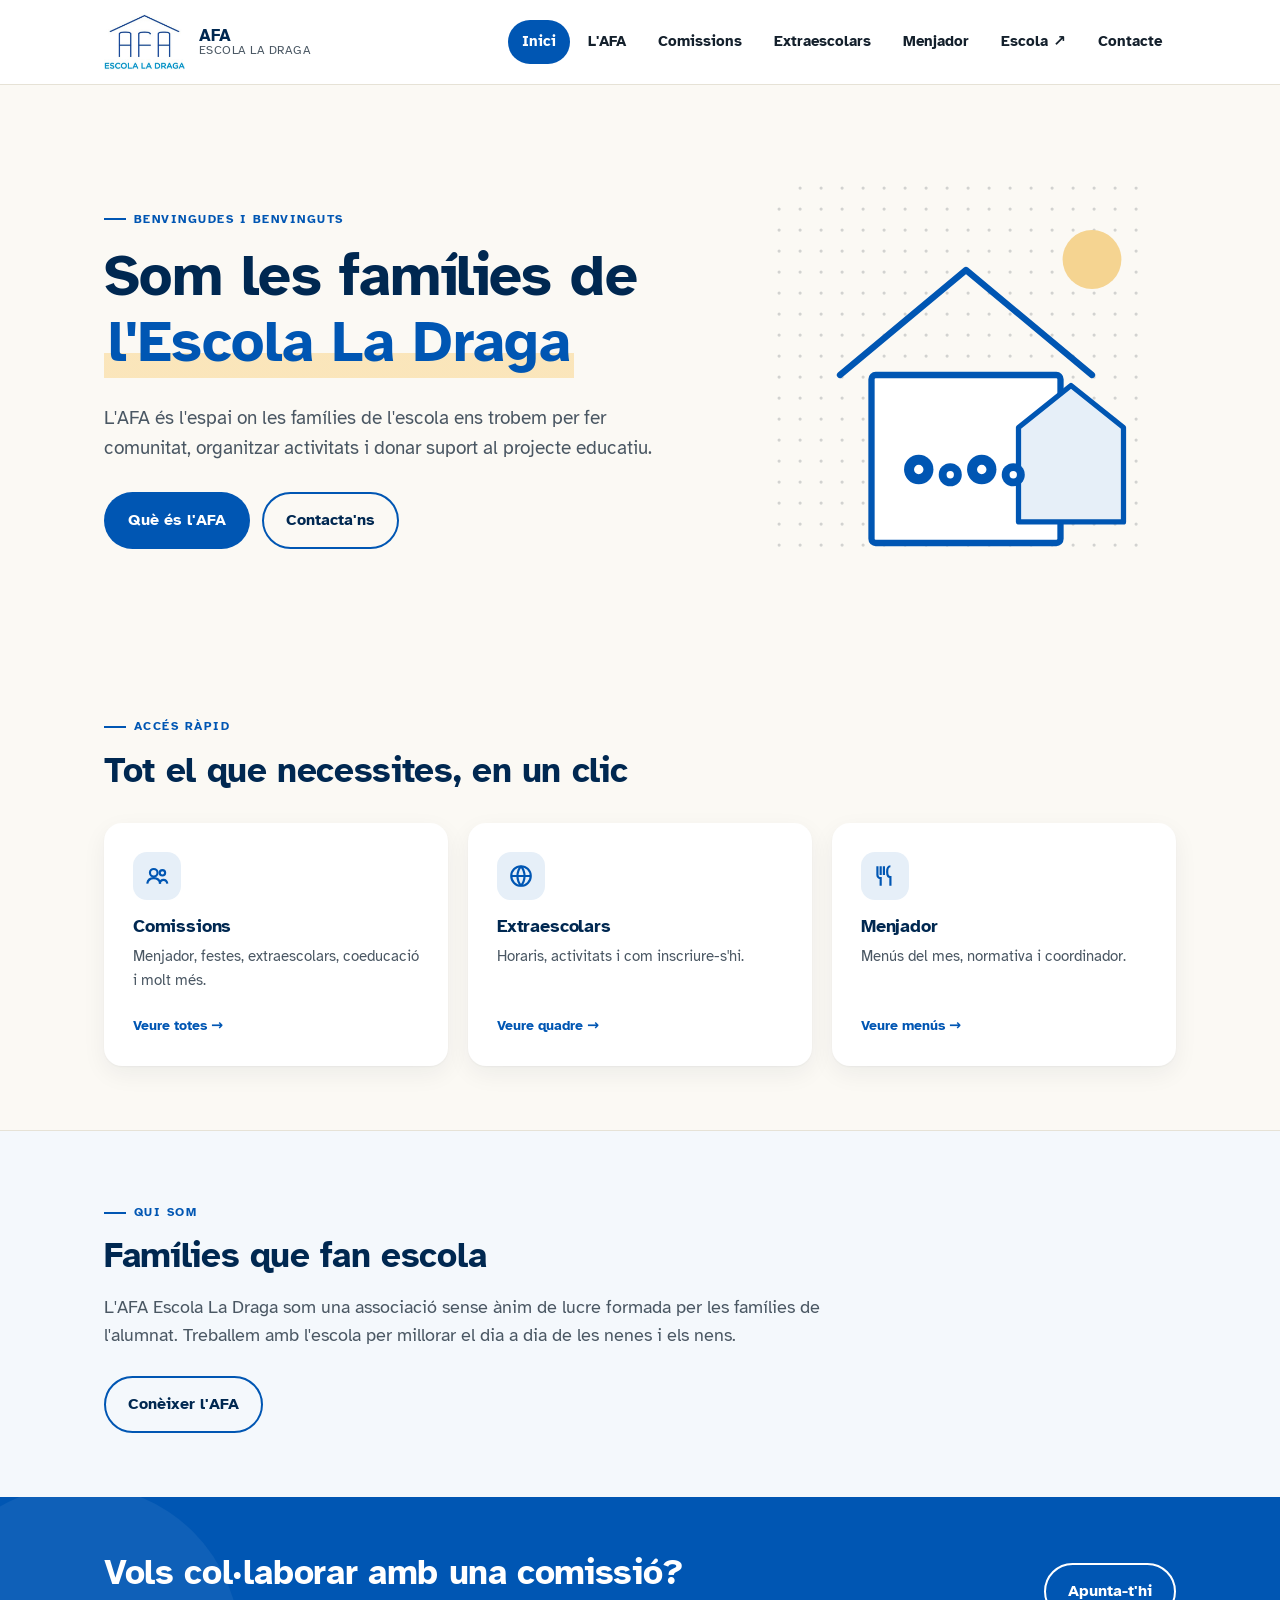
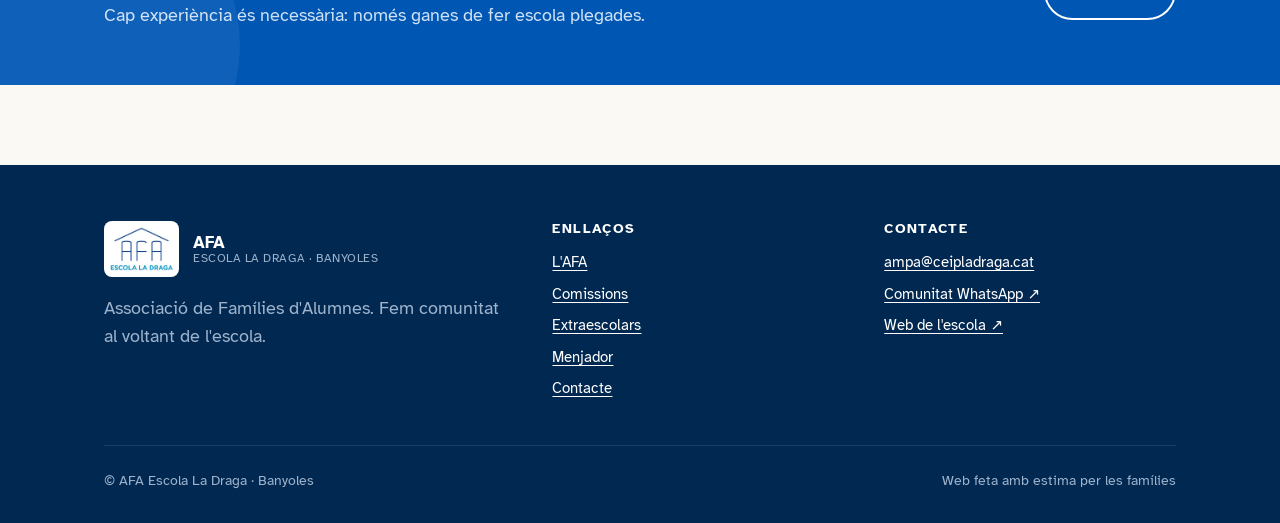
<file: web/index.html>
<!doctype html>
<html lang="ca">
<head>
<meta charset="utf-8">
<title>AFA Escola La Draga · Banyoles</title>
<meta name="viewport" content="width=device-width, initial-scale=1">
<meta name="description" content="Web de l'Associació de Famílies d'Alumnes de l'Escola La Draga de Banyoles. Comissions, extraescolars, menjador i contacte.">
<link rel="icon" href="assets/logo-afa.jpg">
<link rel="stylesheet" href="assets/styles.css">

</head>
<body data-cards="shadow">
<a href="#main" class="skip">Salta al contingut</a>

<!-- ============= HEADER ============= -->
<header class="site-header" data-screen-label="Header">
  <div class="wrap">
    <a href="index.html" class="brand" aria-label="AFA Escola La Draga, inici">
      <img src="assets/logo-afa.jpg" alt="" width="120" height="83">
      <span class="brand-text">
        <strong>AFA</strong>
        <span>Escola La Draga</span>
      </span>
    </a>
    <input type="checkbox" id="nav-toggle" class="nav-toggle-input" aria-hidden="true">
    <label for="nav-toggle" class="nav-toggle-label" aria-label="Obrir menú"><span></span><span></span><span></span></label>
    <nav class="main-nav" aria-label="Principal">
      <ul>
        <li><a href="index.html" aria-current="page">Inici</a></li>
        <li><a href="afa.html">L'AFA</a></li>
        <li><a href="comissions.html">Comissions</a></li>
        <li><a href="extraescolars.html">Extraescolars</a></li>
        <li><a href="menjador.html">Menjador</a></li>
        <li><a href="https://agora.xtec.cat/ceipladraga/" rel="external noopener" target="_blank">Escola ↗</a></li>
        <li><a href="contacte.html">Contacte</a></li>
      </ul>
    </nav>
  </div>
</header>

<main id="main" data-screen-label="01 Inici">

  <!-- ============= HERO ============= -->
  <section class="hero">
    <div class="wrap hero-grid">
      <div class="hero-text">
        <span class="eyebrow">Benvingudes i benvinguts</span>
        <h1>Som les famílies de <span class="accent">l'Escola La Draga</span></h1>
        <p class="lead">L'AFA és l'espai on les famílies de l'escola ens trobem per fer comunitat, organitzar activitats i donar suport al projecte educatiu.</p>
        <div class="btn-row">
          <a href="afa.html" class="btn btn-primary">Què és l'AFA</a>
          <a href="contacte.html" class="btn btn-ghost">Contacta'ns</a>
        </div>
      </div>
      <div class="house-art" aria-hidden="true">
        <!-- House motif derived from the AFA logo silhouette -->
        <svg viewBox="0 0 400 400" fill="none" xmlns="http://www.w3.org/2000/svg">
          <!-- background dots -->
          <defs>
            <pattern id="dots" x="0" y="0" width="20" height="20" patternUnits="userSpaceOnUse">
              <circle cx="2" cy="2" r="1.5" fill="currentColor" opacity="0.18"/>
            </pattern>
          </defs>
          <rect x="20" y="20" width="360" height="360" fill="url(#dots)" color="#0056b3" rx="20"/>
          <!-- big house -->
          <g stroke="#0056b3" stroke-width="6" stroke-linejoin="round" stroke-linecap="round" fill="none">
            <path d="M80 200 L200 100 L320 200" />
            <rect x="110" y="200" width="180" height="160" rx="4" fill="#fff"/>
          </g>
          <!-- small accent house -->
          <g stroke="#0056b3" stroke-width="5" stroke-linejoin="round" fill="#e6efF8">
            <path d="M250 250 L300 210 L350 250 L350 340 L250 340 Z"/>
          </g>
          <!-- yellow sun -->
          <circle cx="320" cy="90" r="28" fill="#f5d491"/>
          <!-- families dots -->
          <g fill="#0056b3">
            <circle cx="155" cy="290" r="14"/>
            <circle cx="185" cy="295" r="11"/>
            <circle cx="215" cy="290" r="14"/>
            <circle cx="245" cy="295" r="11"/>
          </g>
          <g fill="#fff" stroke="#0056b3" stroke-width="3">
            <circle cx="155" cy="290" r="6"/>
            <circle cx="185" cy="295" r="5"/>
            <circle cx="215" cy="290" r="6"/>
            <circle cx="245" cy="295" r="5"/>
          </g>
        </svg>
      </div>
    </div>
  </section>

  <!-- ============= ACCÉS RÀPID ============= -->
  <section class="block">
    <div class="wrap">
      <span class="eyebrow">Accés ràpid</span>
      <h2>Tot el que necessites, en un clic</h2>
      <div class="card-grid" style="margin-top:32px;">

        <a class="card" href="comissions.html">
          <span class="icon" aria-hidden="true">
            <svg viewBox="0 0 24 24" fill="none" stroke="currentColor"><circle cx="9" cy="9" r="3.5"/><circle cx="17" cy="9" r="2.5"/><path d="M3 19c.5-3 3-5 6-5s5.5 2 6 5"/><path d="M14.5 19c.3-2 1.7-3.5 3.5-3.5s3.2 1.5 3.5 3.5"/></svg>
          </span>
          <h3>Comissions</h3>
          <p>Menjador, festes, extraescolars, coeducació i molt més.</p>
          <span class="arrow">Veure totes</span>
        </a>

        <a class="card" href="extraescolars.html">
          <span class="icon" aria-hidden="true">
            <svg viewBox="0 0 24 24" fill="none" stroke="currentColor"><circle cx="12" cy="12" r="9"/><path d="M3 12h18M12 3a14 14 0 0 1 0 18M12 3a14 14 0 0 0 0 18"/></svg>
          </span>
          <h3>Extraescolars</h3>
          <p>Horaris, activitats i com inscriure-s'hi.</p>
          <span class="arrow">Veure quadre</span>
        </a>

        <a class="card" href="menjador.html">
          <span class="icon" aria-hidden="true">
            <svg viewBox="0 0 24 24" fill="none" stroke="currentColor"><path d="M5 3v8a3 3 0 0 0 3 3v7M8 3v8M11 3v8"/><path d="M17 3c-2 0-3 2-3 5s1 5 3 5v8"/></svg>
          </span>
          <h3>Menjador</h3>
          <p>Menús del mes, normativa i coordinador.</p>
          <span class="arrow">Veure menús</span>
        </a>

      </div>
    </div>
  </section>

  <!-- ============= QUI SOM (Resum) ============= -->
  <section class="block bg-subtle">
    <div class="wrap">
      <span class="eyebrow">Qui som</span>
      <h2>Famílies que fan escola</h2>
      <p class="muted">L'AFA Escola La Draga som una associació sense ànim de lucre formada per les famílies de l'alumnat. Treballem amb l'escola per millorar el dia a dia de les nenes i els nens.</p>
      <a href="afa.html" class="btn btn-ghost" style="margin-top:8px;">Conèixer l'AFA</a>
    </div>
  </section>

  <!-- ============= STRIP CTA ============= -->
  <section class="strip">
    <div class="wrap strip-row">
      <div>
        <h2 style="margin:0;">Vols col·laborar amb una comissió?</h2>
        <p style="margin:8px 0 0;">Cap experiència és necessària: només ganes de fer escola plegades.</p>
      </div>
      <a href="contacte.html" class="btn btn-ghost">Apunta-t'hi</a>
    </div>
  </section>

</main>

<!-- ============= FOOTER ============= -->
<footer class="site-footer" data-screen-label="Footer">
  <div class="wrap">
    <div class="footer-grid">
      <div>
        <a href="index.html" class="brand">
          <img src="assets/logo-afa.jpg" alt="" width="100" height="69">
          <span class="brand-text"><strong>AFA</strong><span>Escola La Draga · Banyoles</span></span>
        </a>
        <p class="footer-tagline">Associació de Famílies d'Alumnes. Fem comunitat al voltant de l'escola.</p>
      </div>
      <div>
        <h4>Enllaços</h4>
        <ul>
          <li><a href="afa.html">L'AFA</a></li>
          <li><a href="comissions.html">Comissions</a></li>
          <li><a href="extraescolars.html">Extraescolars</a></li>
          <li><a href="menjador.html">Menjador</a></li>
          <li><a href="contacte.html">Contacte</a></li>
        </ul>
      </div>
      <div>
        <h4>Contacte</h4>
        <ul>
          <li><a href="mailto:ampa@ceipladraga.cat">ampa@ceipladraga.cat</a></li>
          <li><a href="https://chat.whatsapp.com/JeJYB9HPouA163zASYSJlp" rel="external noopener" target="_blank">Comunitat WhatsApp ↗</a></li>
          <li><a href="https://agora.xtec.cat/ceipladraga/" rel="external noopener" target="_blank">Web de l'escola ↗</a></li>
        </ul>
      </div>
    </div>
    <div class="legal">
      <span>© AFA Escola La Draga · Banyoles</span>
      <span>Web feta amb estima per les famílies</span>
    </div>
  </div>
</footer>


</body>
</html>
</file>
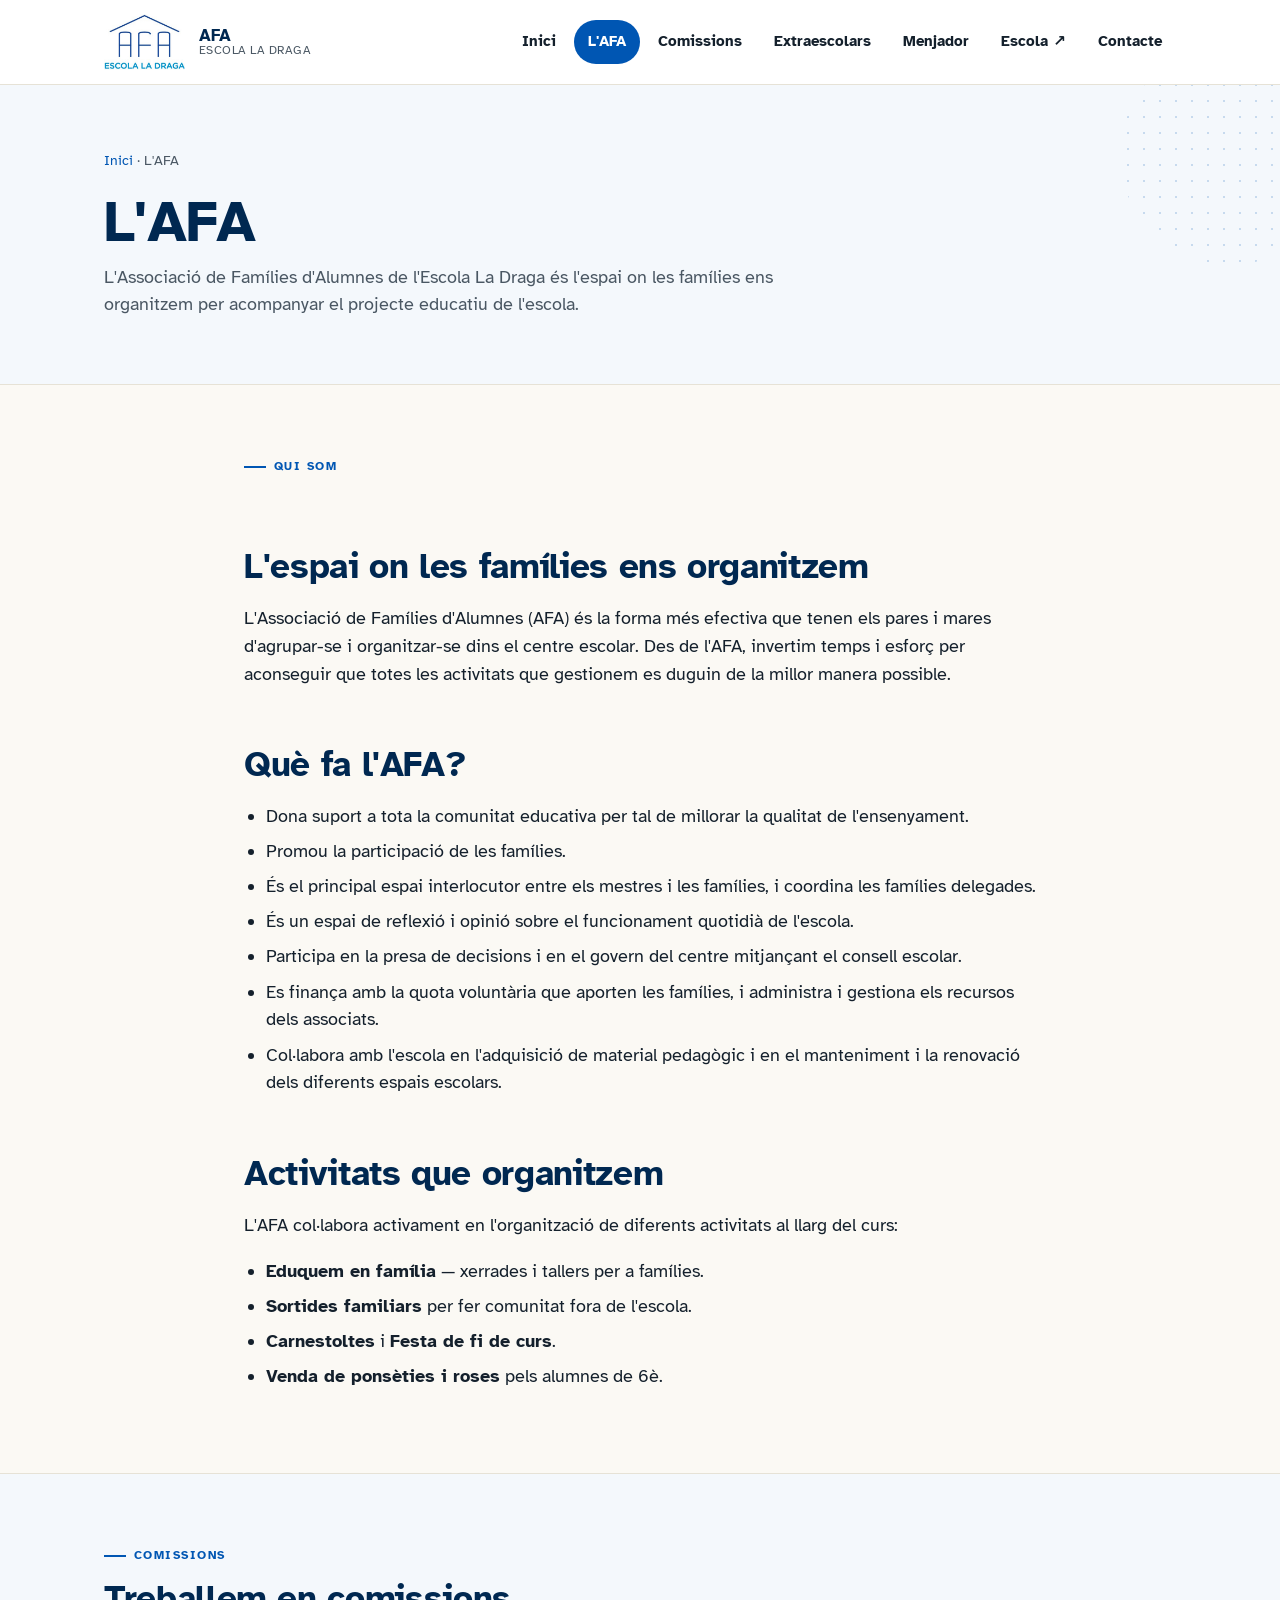
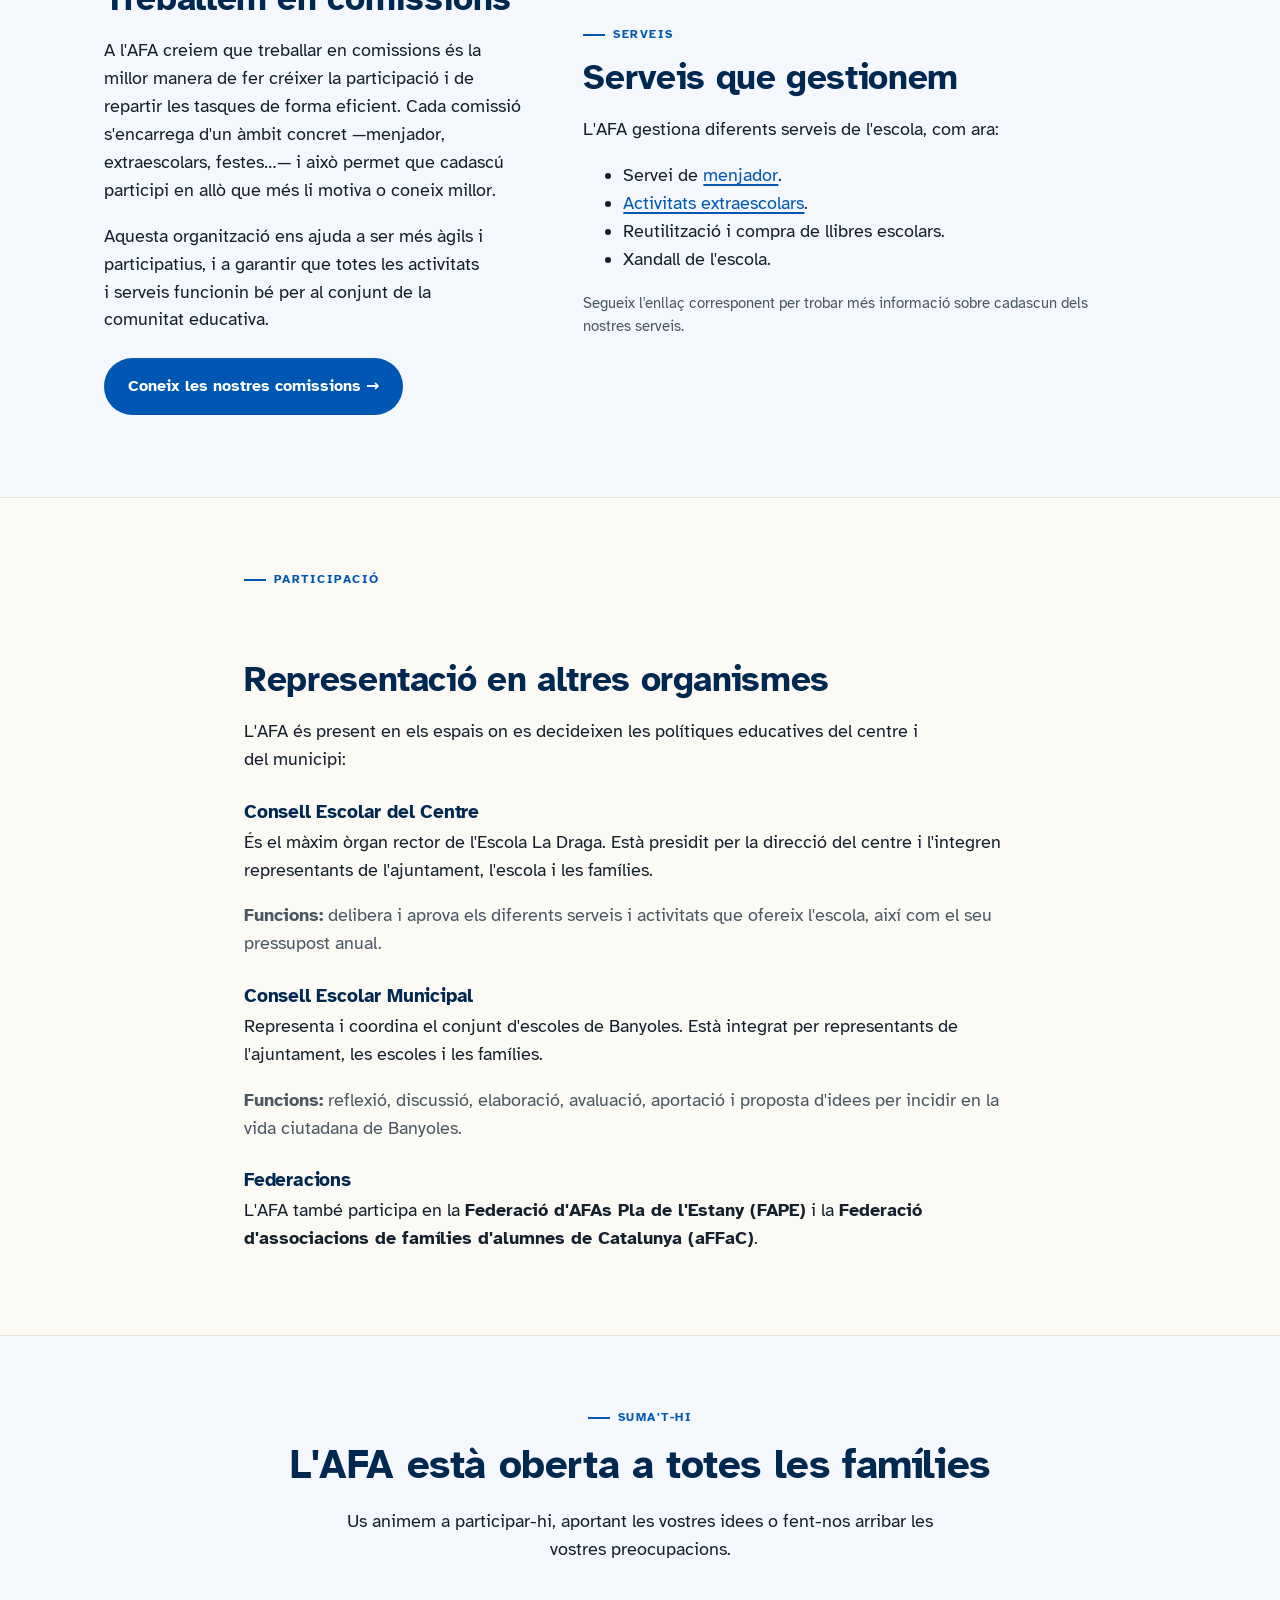
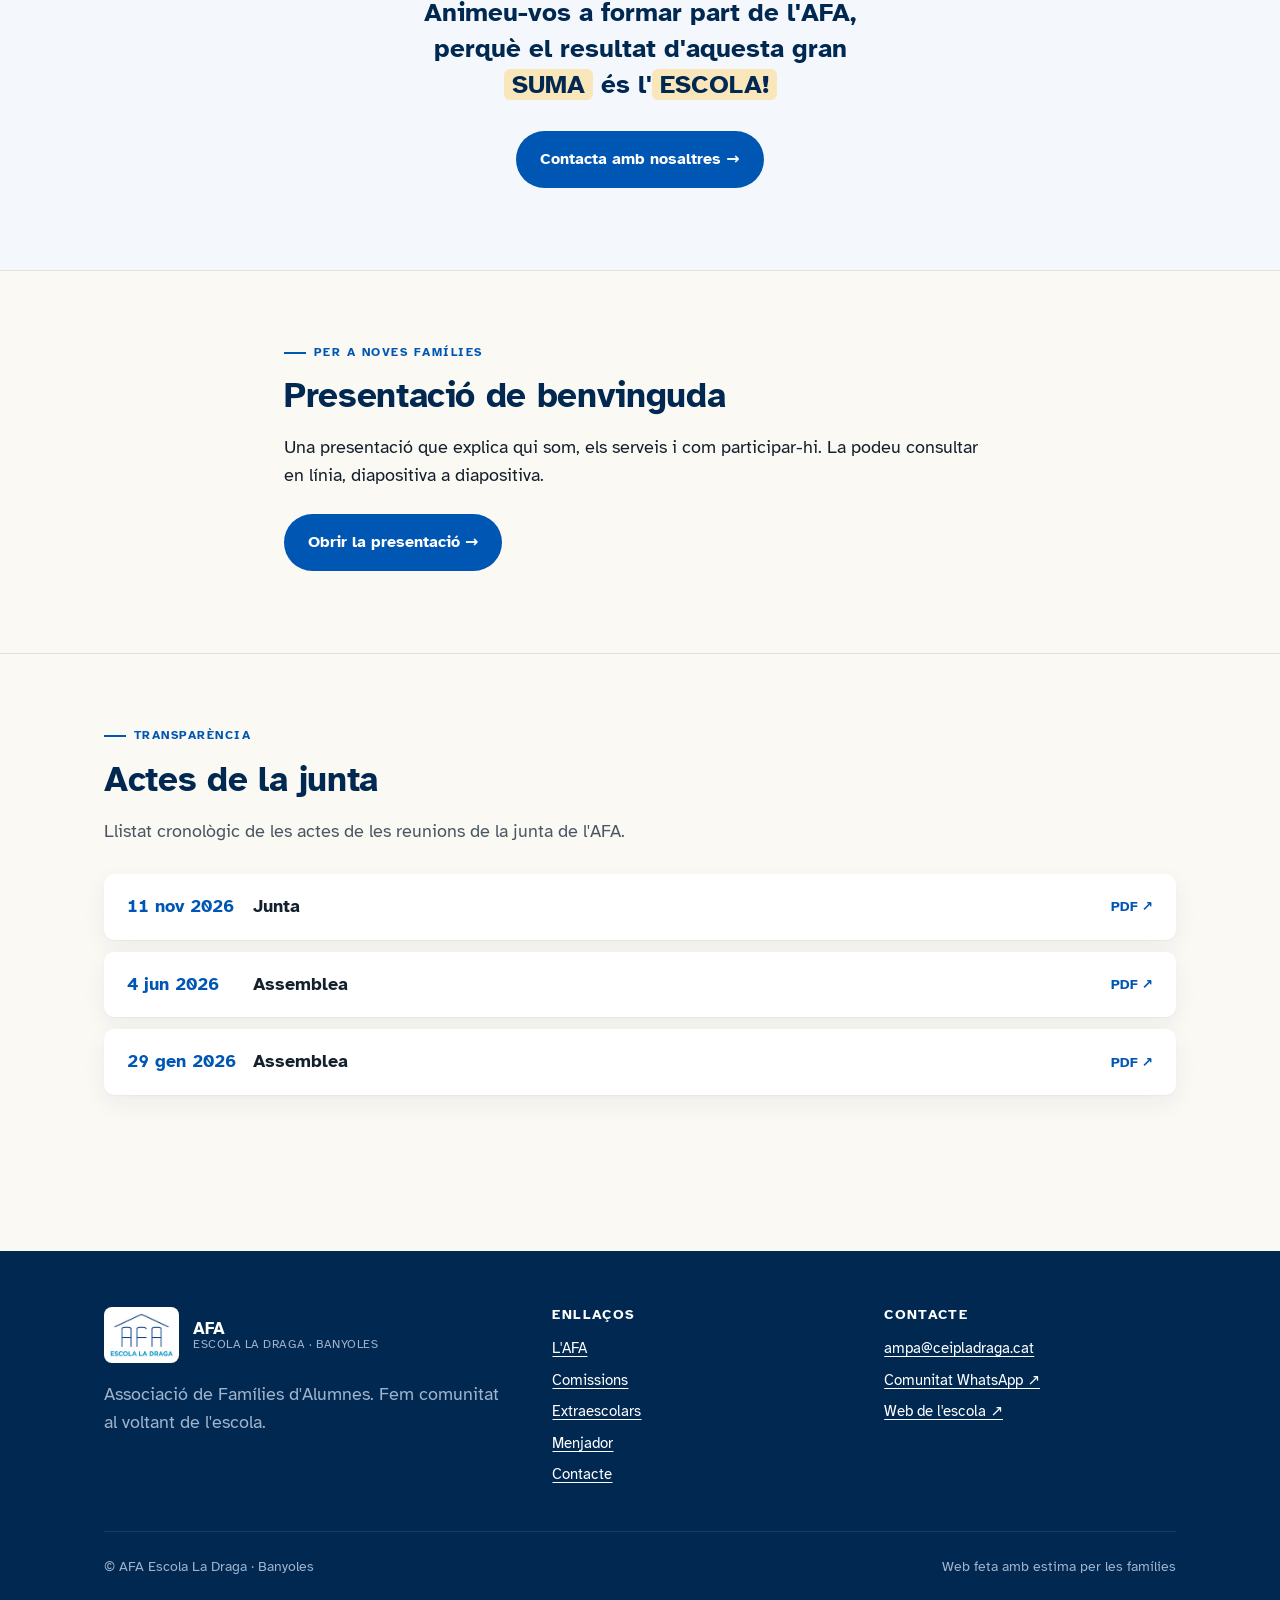
<file: web/afa.html>
<!doctype html>
<html lang="ca">
<head>
<meta charset="utf-8">
<title>L'AFA · Escola La Draga</title>
<meta name="viewport" content="width=device-width, initial-scale=1">
<meta name="description" content="Qui som i què fa l'AFA de l'Escola La Draga de Banyoles.">
<link rel="icon" href="assets/logo-afa.jpg">
<link rel="stylesheet" href="assets/styles.css">
</head>
<body data-cards="shadow">
<a href="#main" class="skip">Salta al contingut</a>

<header class="site-header">
  <div class="wrap">
    <a href="index.html" class="brand" aria-label="AFA Escola La Draga, inici">
      <img src="assets/logo-afa.jpg" alt="" width="120" height="83">
      <span class="brand-text"><strong>AFA</strong><span>Escola La Draga</span></span>
    </a>
    <input type="checkbox" id="nav-toggle" class="nav-toggle-input" aria-hidden="true">
    <label for="nav-toggle" class="nav-toggle-label" aria-label="Obrir menú"><span></span><span></span><span></span></label>
    <nav class="main-nav" aria-label="Principal">
      <ul>
        <li><a href="index.html">Inici</a></li>
        <li><a href="afa.html" aria-current="page">L'AFA</a></li>
        <li><a href="comissions.html">Comissions</a></li>
        <li><a href="extraescolars.html">Extraescolars</a></li>
        <li><a href="menjador.html">Menjador</a></li>
        <li><a href="https://agora.xtec.cat/ceipladraga/" rel="external noopener" target="_blank">Escola ↗</a></li>
        <li><a href="contacte.html">Contacte</a></li>
      </ul>
    </nav>
  </div>
</header>

<main id="main" data-screen-label="02 L'AFA">

  <section class="page-header">
    <div class="wrap">
      <p class="breadcrumbs"><a href="index.html">Inici</a> · L'AFA</p>
      <h1>L'AFA</h1>
      <p>L'Associació de Famílies d'Alumnes de l'Escola La Draga és l'espai on les famílies ens organitzem per acompanyar el projecte educatiu de l'escola.</p>
    </div>
  </section>

  <section class="block">
    <div class="wrap wrap-narrow prose">
      <span class="eyebrow">Qui som</span>
      <h2>L'espai on les famílies ens organitzem</h2>
      <p>L'Associació de Famílies d'Alumnes (AFA) és la forma més efectiva que tenen els pares i mares d'agrupar-se i organitzar-se dins el centre escolar. Des de l'AFA, invertim temps i esforç per aconseguir que totes les activitats que gestionem es duguin de la millor manera possible.</p>

      <h2>Què fa l'AFA?</h2>
      <ul>
        <li>Dona suport a tota la comunitat educativa per tal de millorar la qualitat de l'ensenyament.</li>
        <li>Promou la participació de les famílies.</li>
        <li>És el principal espai interlocutor entre els mestres i les famílies, i coordina les famílies delegades.</li>
        <li>És un espai de reflexió i opinió sobre el funcionament quotidià de l'escola.</li>
        <li>Participa en la presa de decisions i en el govern del centre mitjançant el consell escolar.</li>
        <li>Es finança amb la quota voluntària que aporten les famílies, i administra i gestiona els recursos dels associats.</li>
        <li>Col·labora amb l'escola en l'adquisició de material pedagògic i en el manteniment i la renovació dels diferents espais escolars.</li>
      </ul>

      <h2>Activitats que organitzem</h2>
      <p>L'AFA col·labora activament en l'organització de diferents activitats al llarg del curs:</p>
      <ul>
        <li><strong>Eduquem en família</strong> — xerrades i tallers per a famílies.</li>
        <li><strong>Sortides familiars</strong> per fer comunitat fora de l'escola.</li>
        <li><strong>Carnestoltes</strong> i <strong>Festa de fi de curs</strong>.</li>
        <li><strong>Venda de ponsèties i roses</strong> pels alumnes de 6è.</li>
      </ul>
    </div>
  </section>

  <!-- ===== COMISSIONS + SERVEIS ===== -->
  <section class="block bg-subtle">
    <div class="wrap">
      <div class="two-col">
        <div>
          <span class="eyebrow">Comissions</span>
          <h2>Treballem en comissions</h2>
          <p>A l'AFA creiem que treballar en comissions és la millor manera de fer créixer la participació i de repartir les tasques de forma eficient. Cada comissió s'encarrega d'un àmbit concret —menjador, extraescolars, festes…— i això permet que cadascú participi en allò que més li motiva o coneix millor.</p>
          <p>Aquesta organització ens ajuda a ser més àgils i participatius, i a garantir que totes les activitats i serveis funcionin bé per al conjunt de la comunitat educativa.</p>
          <p style="margin-top: 24px;"><a class="btn btn-primary" href="comissions.html">Coneix les nostres comissions →</a></p>
        </div>
        <div>
          <span class="eyebrow">Serveis</span>
          <h2>Serveis que gestionem</h2>
          <p>L'AFA gestiona diferents serveis de l'escola, com ara:</p>
          <ul>
            <li>Servei de <a href="menjador.html">menjador</a>.</li>
            <li><a href="extraescolars.html">Activitats extraescolars</a>.</li>
            <li>Reutilització i compra de llibres escolars.</li>
            <li>Xandall de l'escola.</li>
          </ul>
          <p class="muted" style="font-size: 0.95rem;">Segueix l'enllaç corresponent per trobar més informació sobre cadascun dels nostres serveis.</p>
        </div>
      </div>
    </div>
  </section>

  <!-- ===== REPRESENTACIÓ ===== -->
  <section class="block" data-screen-label="04 Representació">
    <div class="wrap wrap-narrow prose">
      <span class="eyebrow">Participació</span>
      <h2>Representació en altres organismes</h2>
      <p>L'AFA és present en els espais on es decideixen les polítiques educatives del centre i del municipi:</p>

      <h3>Consell Escolar del Centre</h3>
      <p>És el màxim òrgan rector de l'Escola La Draga. Està presidit per la direcció del centre i l'integren representants de l'ajuntament, l'escola i les famílies.</p>
      <p class="muted"><strong>Funcions:</strong> delibera i aprova els diferents serveis i activitats que ofereix l'escola, així com el seu pressupost anual.</p>

      <h3>Consell Escolar Municipal</h3>
      <p>Representa i coordina el conjunt d'escoles de Banyoles. Està integrat per representants de l'ajuntament, les escoles i les famílies.</p>
      <p class="muted"><strong>Funcions:</strong> reflexió, discussió, elaboració, avaluació, aportació i proposta d'idees per incidir en la vida ciutadana de Banyoles.</p>

      <h3>Federacions</h3>
      <p>L'AFA també participa en la <strong>Federació d'AFAs Pla de l'Estany (FAPE)</strong> i la <strong>Federació d'associacions de famílies d'alumnes de Catalunya (aFFaC)</strong>.</p>
    </div>
  </section>

  <!-- ===== CRIDA ===== -->
  <section class="block bg-subtle">
    <div class="wrap wrap-narrow" style="text-align: center;">
      <span class="eyebrow">Suma't-hi</span>
      <h2 style="font-size: clamp(1.75rem, 3.5vw, 2.5rem);">L'AFA està oberta a totes les famílies</h2>
      <p style="max-width: 55ch; margin: 0 auto;">Us animem a participar-hi, aportant les vostres idees o fent-nos arribar les vostres preocupacions.</p>
      <p style="font-family: var(--font-display); font-size: clamp(1.25rem, 2.5vw, 1.6rem); line-height: 1.4; color: var(--blue-darker); max-width: 32ch; margin: 32px auto 28px; font-weight: 700;">Animeu-vos a formar part de l'AFA, perquè el resultat d'aquesta gran <span class="suma-highlight">SUMA</span> és l'<span class="suma-highlight">ESCOLA!</span></p>
      <p><a class="btn btn-primary" href="contacte.html">Contacta amb nosaltres →</a></p>
    </div>
  </section>

  <!-- ===== PRESENTACIÓ ===== -->
  <section class="block">
    <div class="wrap wrap-narrow">
      <span class="eyebrow">Per a noves famílies</span>
      <h2>Presentació de benvinguda</h2>
      <p>Una presentació que explica qui som, els serveis i com participar-hi. La podeu consultar en línia, diapositiva a diapositiva.</p>
      <p style="margin-top: 24px;"><a class="btn btn-primary" href="presentacions/benvinguda-families.html" target="_blank" rel="noopener">Obrir la presentació →</a></p>
    </div>
  </section>

  <!-- ===== ACTES ===== -->
  <section class="block" id="actes" data-screen-label="03 Actes">
    <div class="wrap">
      <span class="eyebrow">Transparència</span>
      <h2>Actes de la junta</h2>
      <p class="muted" style="max-width:60ch;">Llistat cronològic de les actes de les reunions de la junta de l'AFA.</p>

      <ul class="acta-list" style="margin-top: 28px;">
        <li><a href="fitxers/actes/20261111_junta.pdf" rel="external noopener" target="_blank">
          <span class="date">11 nov 2026</span>
          <span class="title">Junta</span>
          <span class="ext">PDF ↗</span>
        </a></li>
        <li><a href="fitxers/actes/20260604_assemblea.pdf" rel="external noopener" target="_blank">
          <span class="date">4 jun 2026</span>
          <span class="title">Assemblea</span>
          <span class="ext">PDF ↗</span>
        </a></li>
        <li><a href="fitxers/actes/20260129_assemblea.pdf" rel="external noopener" target="_blank">
          <span class="date">29 gen 2026</span>
          <span class="title">Assemblea</span>
          <span class="ext">PDF ↗</span>
        </a></li>
      </ul>
    </div>
  </section>

</main>

<footer class="site-footer" data-screen-label="Footer">
  <div class="wrap">
    <div class="footer-grid">
      <div>
        <a href="index.html" class="brand">
          <img src="assets/logo-afa.jpg" alt="" width="100" height="69">
          <span class="brand-text"><strong>AFA</strong><span>Escola La Draga · Banyoles</span></span>
        </a>
        <p class="footer-tagline">Associació de Famílies d'Alumnes. Fem comunitat al voltant de l'escola.</p>
      </div>
      <div>
        <h4>Enllaços</h4>
        <ul>
          <li><a href="afa.html">L'AFA</a></li>
          <li><a href="comissions.html">Comissions</a></li>
          <li><a href="extraescolars.html">Extraescolars</a></li>
          <li><a href="menjador.html">Menjador</a></li>
          <li><a href="contacte.html">Contacte</a></li>
        </ul>
      </div>
      <div>
        <h4>Contacte</h4>
        <ul>
          <li><a href="mailto:ampa@ceipladraga.cat">ampa@ceipladraga.cat</a></li>
          <li><a href="https://chat.whatsapp.com/JeJYB9HPouA163zASYSJlp" rel="external noopener" target="_blank">Comunitat WhatsApp ↗</a></li>
          <li><a href="https://agora.xtec.cat/ceipladraga/" rel="external noopener" target="_blank">Web de l'escola ↗</a></li>
        </ul>
      </div>
    </div>
    <div class="legal">
      <span>© AFA Escola La Draga · Banyoles</span>
      <span>Web feta amb estima per les famílies</span>
    </div>
  </div>
</footer>

</body>
</html>
</file>
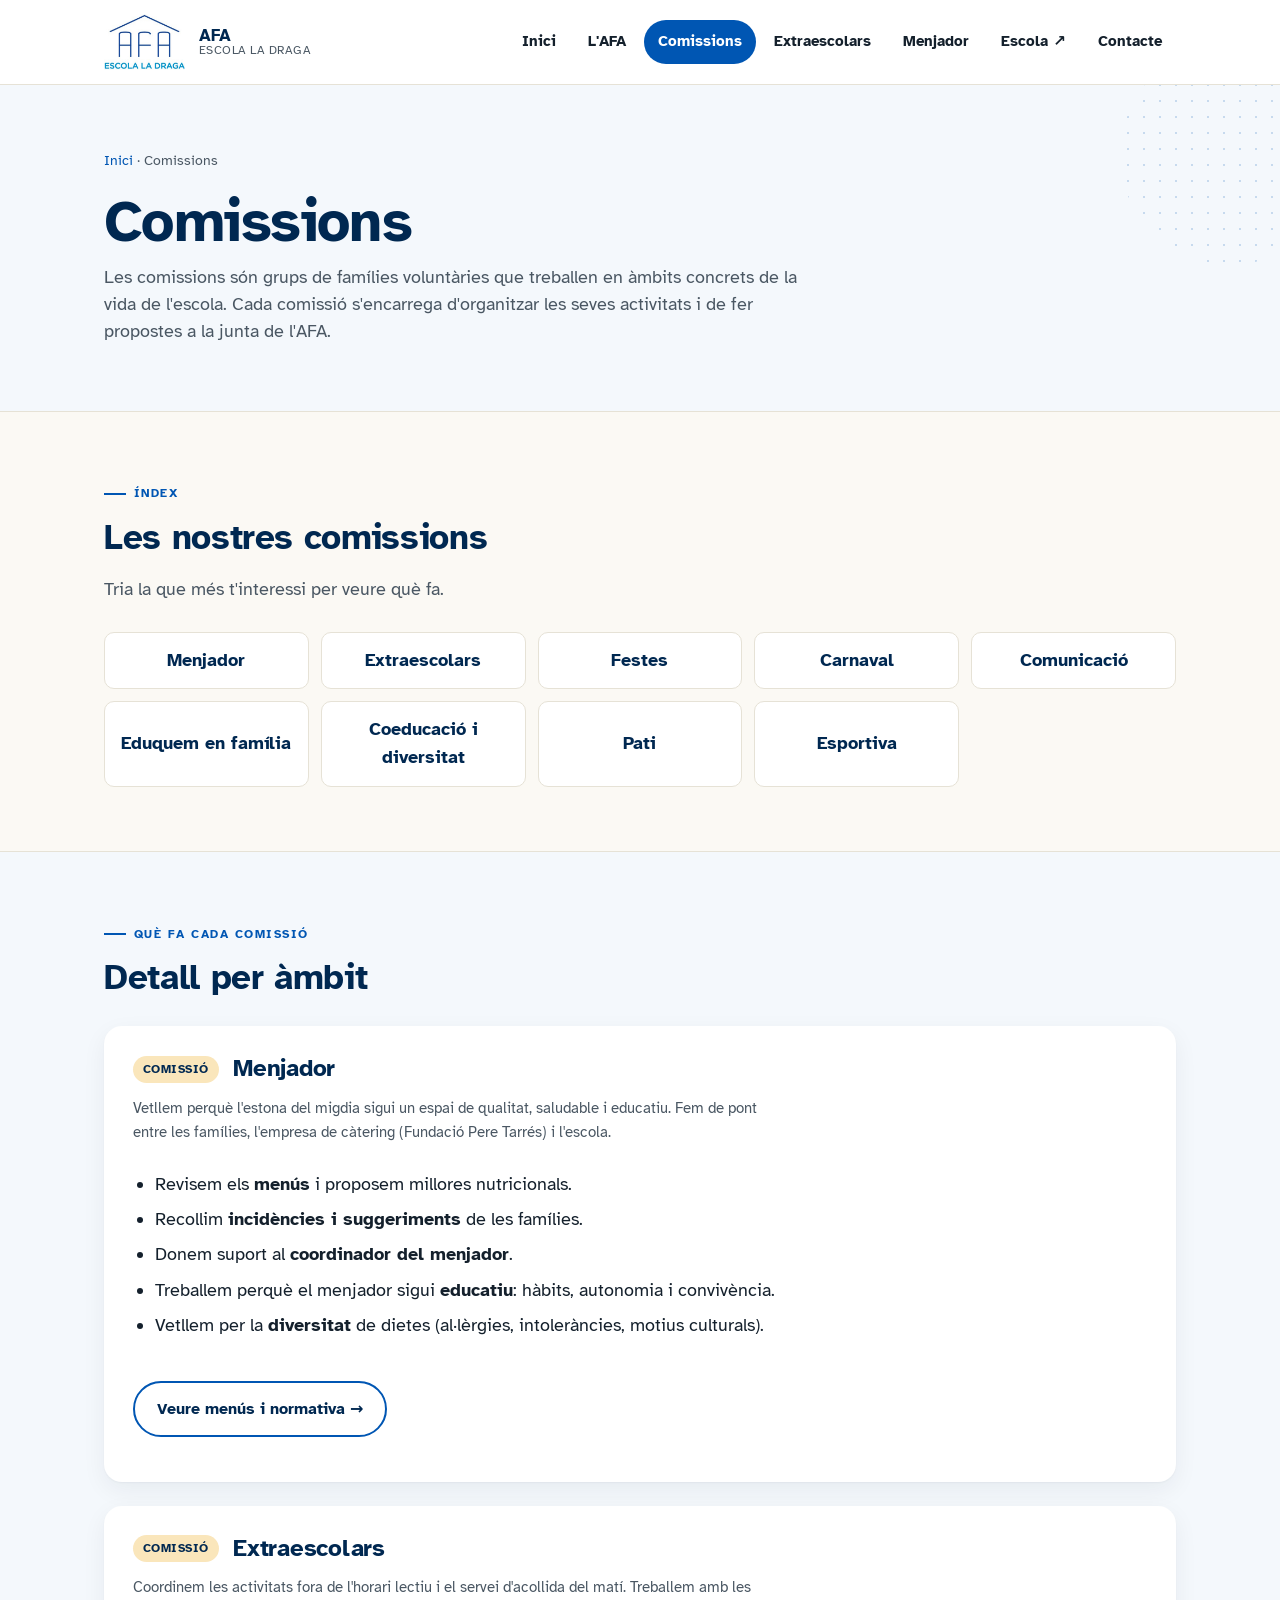
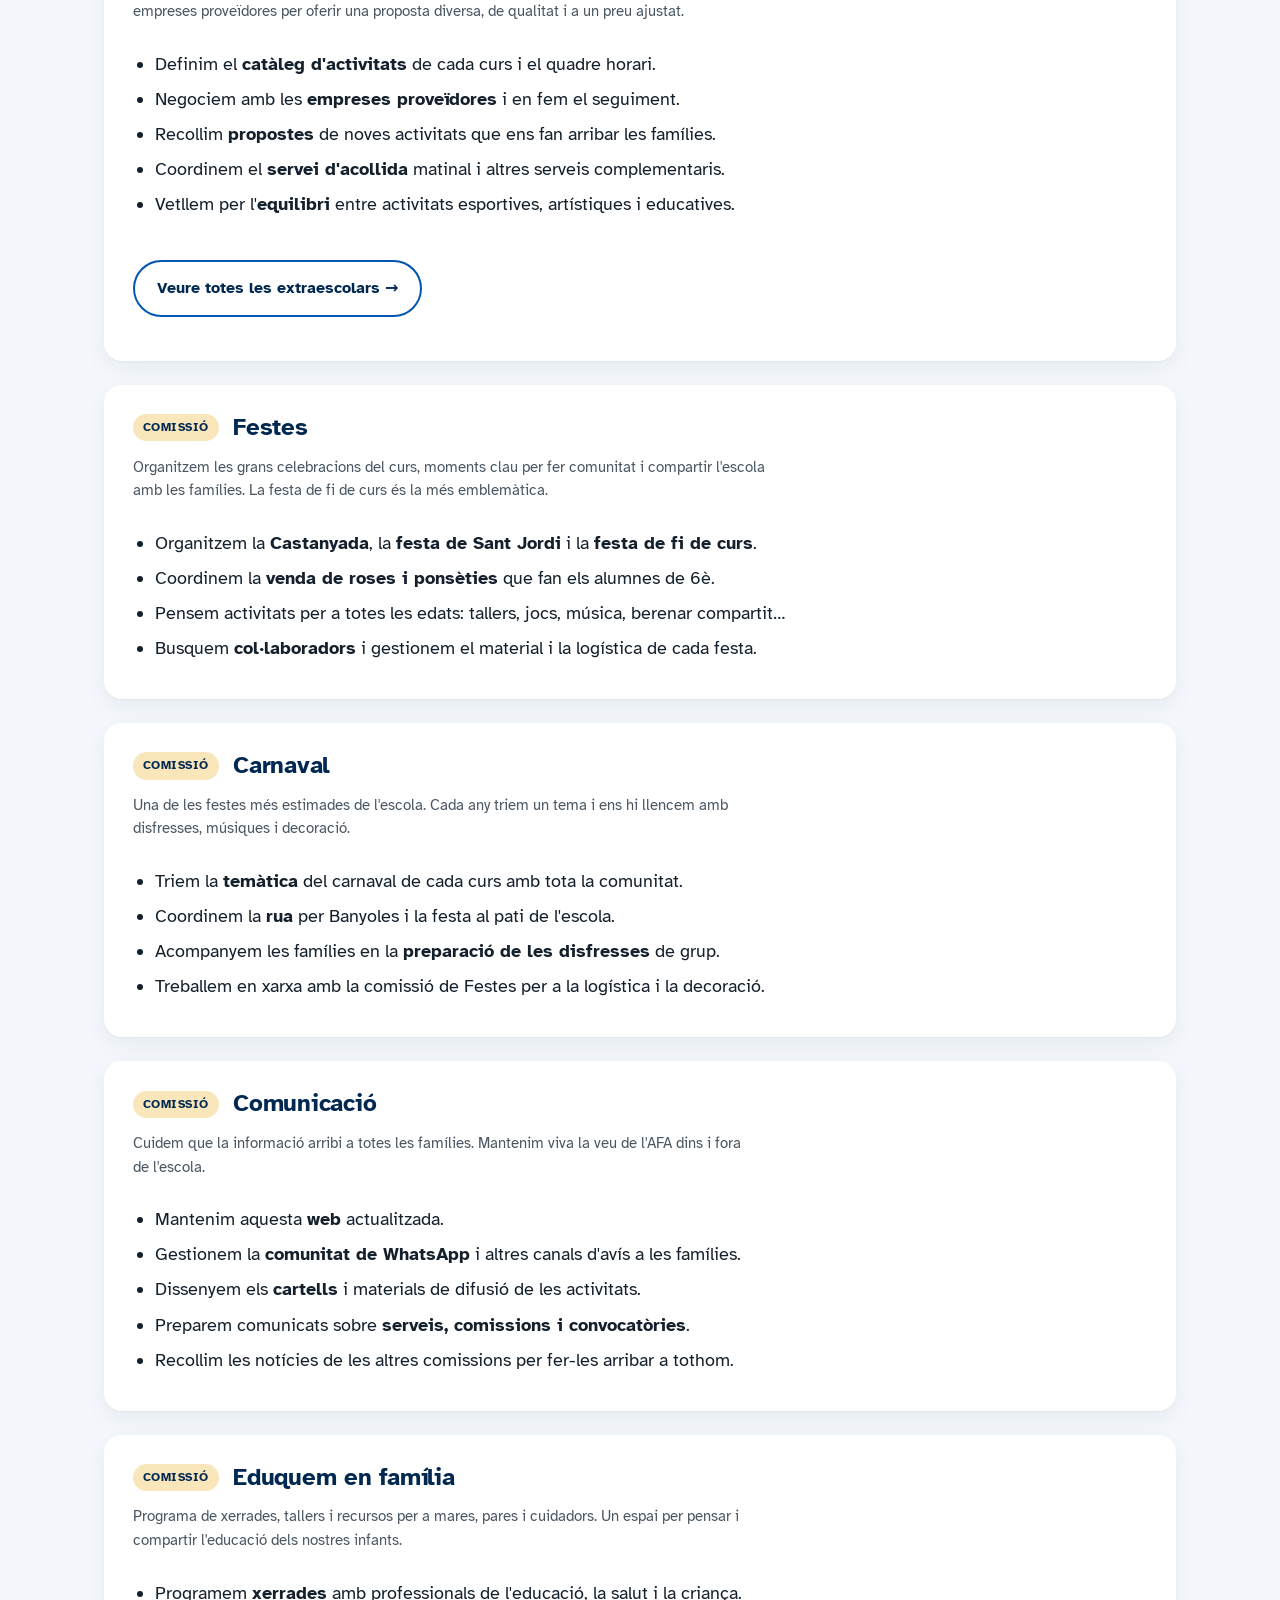
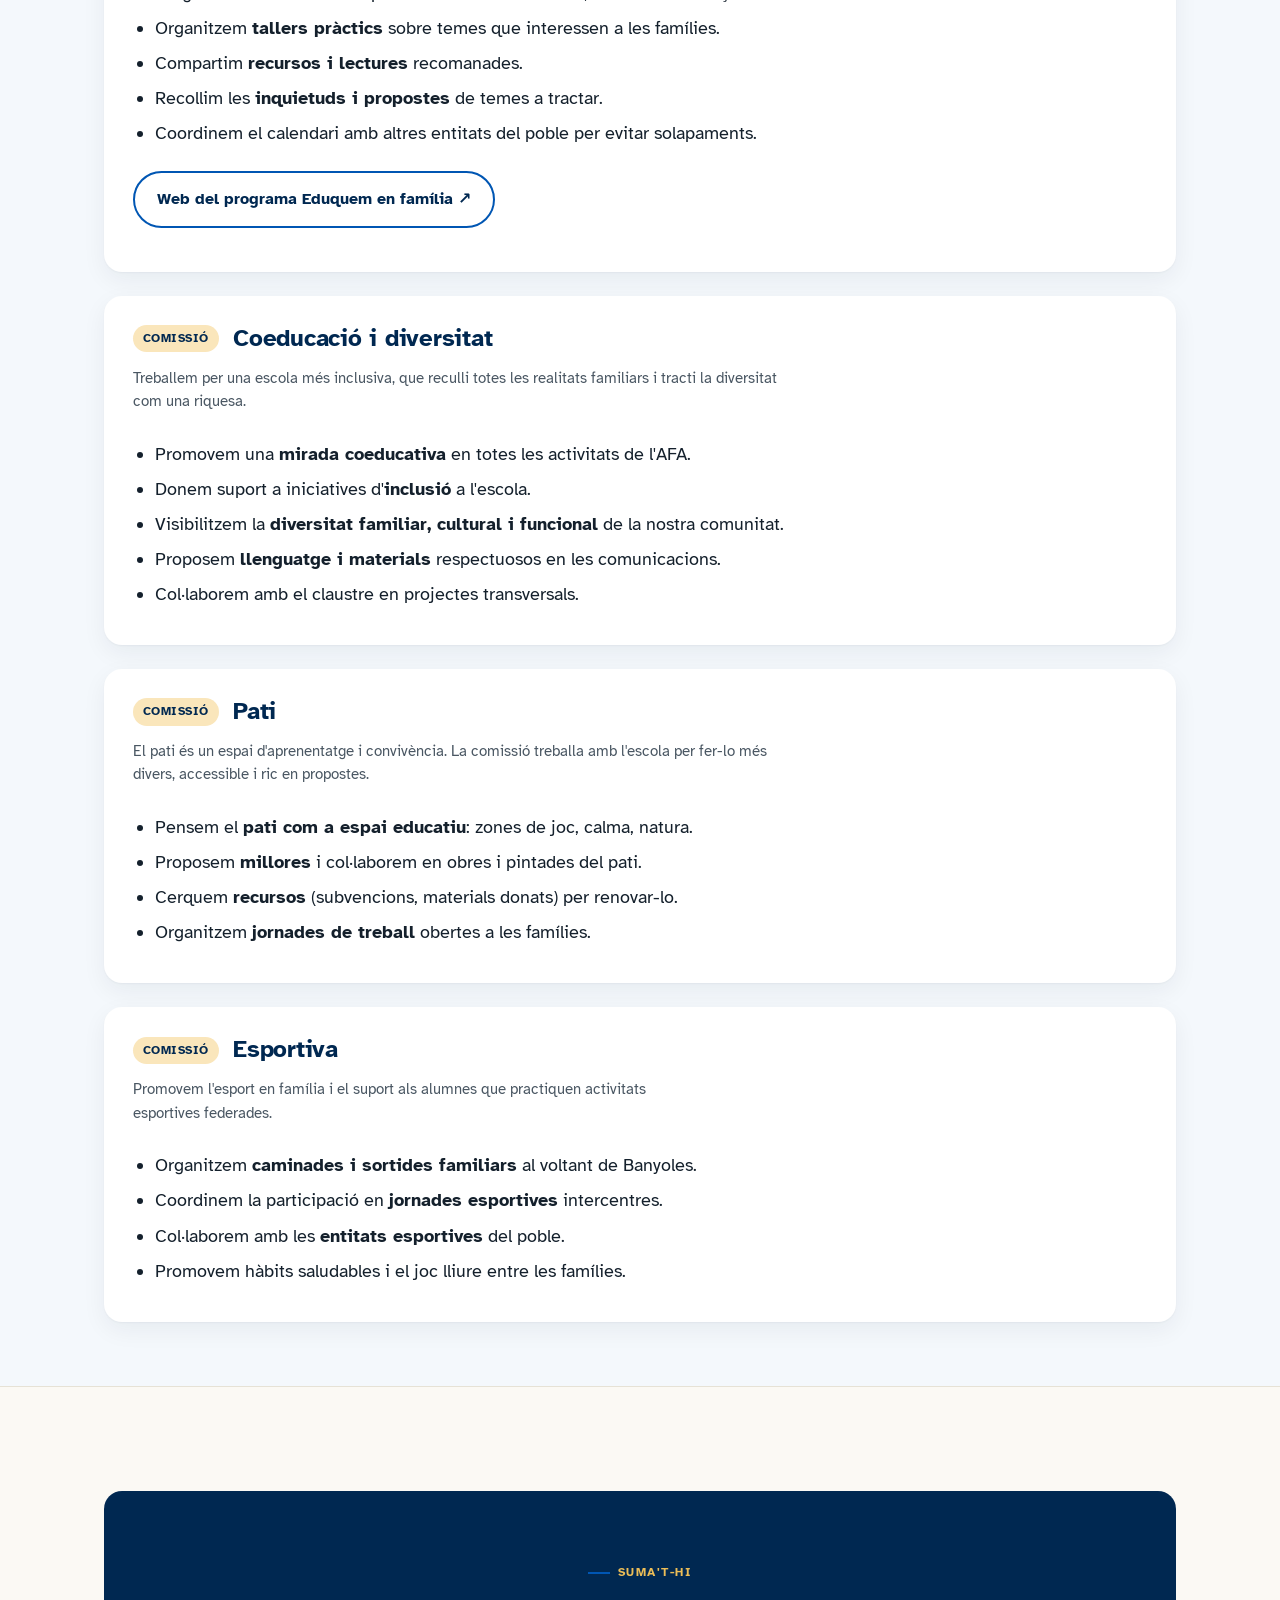
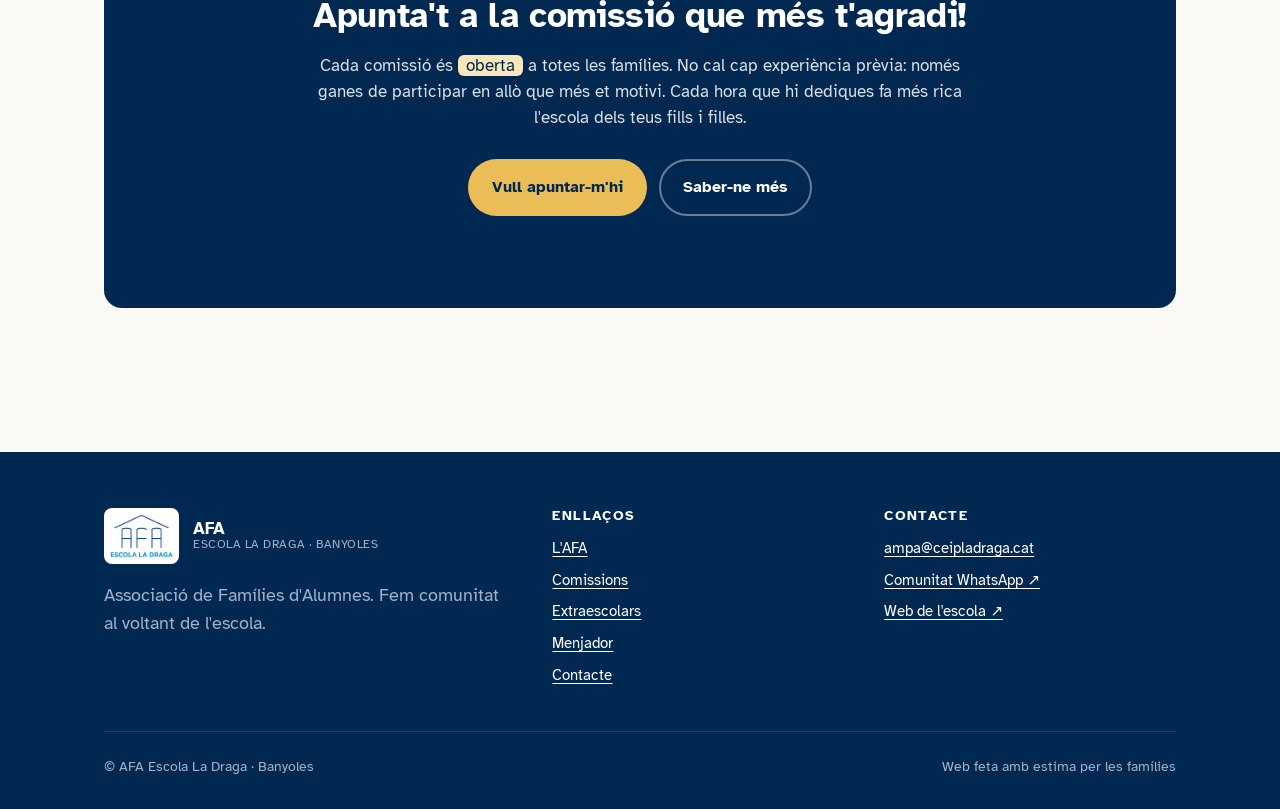
<file: web/comissions.html>
<!doctype html>
<html lang="ca">
<head>
<meta charset="utf-8">
<title>Comissions · AFA Escola La Draga</title>
<meta name="viewport" content="width=device-width, initial-scale=1">
<meta name="description" content="Les comissions de l'AFA de l'Escola La Draga: què fa cadascuna i com participar-hi.">
<link rel="icon" href="assets/logo-afa.jpg">
<link rel="stylesheet" href="assets/styles.css">
</head>
<body data-cards="shadow">
<a href="#main" class="skip">Salta al contingut</a>

<header class="site-header">
  <div class="wrap">
    <a href="index.html" class="brand" aria-label="AFA Escola La Draga, inici">
      <img src="assets/logo-afa.jpg" alt="" width="120" height="83">
      <span class="brand-text"><strong>AFA</strong><span>Escola La Draga</span></span>
    </a>
    <input type="checkbox" id="nav-toggle" class="nav-toggle-input" aria-hidden="true">
    <label for="nav-toggle" class="nav-toggle-label" aria-label="Obrir menú"><span></span><span></span><span></span></label>
    <nav class="main-nav" aria-label="Principal">
      <ul>
        <li><a href="index.html">Inici</a></li>
        <li><a href="afa.html">L'AFA</a></li>
        <li><a href="comissions.html" aria-current="page">Comissions</a></li>
        <li><a href="extraescolars.html">Extraescolars</a></li>
        <li><a href="menjador.html">Menjador</a></li>
        <li><a href="https://agora.xtec.cat/ceipladraga/" rel="external noopener" target="_blank">Escola ↗</a></li>
        <li><a href="contacte.html">Contacte</a></li>
      </ul>
    </nav>
  </div>
</header>

<main id="main" data-screen-label="04 Comissions">

  <section class="page-header">
    <div class="wrap">
      <p class="breadcrumbs"><a href="index.html">Inici</a> · Comissions</p>
      <h1>Comissions</h1>
      <p>Les comissions són grups de famílies voluntàries que treballen en àmbits concrets de la vida de l'escola. Cada comissió s'encarrega d'organitzar les seves activitats i de fer propostes a la junta de l'AFA.</p>
    </div>
  </section>

  <!-- ÍNDEX -->
  <section class="block">
    <div class="wrap">
      <span class="eyebrow">Índex</span>
      <h2>Les nostres comissions</h2>
      <p class="muted">Tria la que més t'interessi per veure què fa.</p>

      <nav class="commission-index" aria-label="Índex de comissions">
        <a href="#menjador">Menjador</a>
        <a href="#extraescolars">Extraescolars</a>
        <a href="#festes">Festes</a>
        <a href="#carnaval">Carnaval</a>
        <a href="#comunicacio">Comunicació</a>
        <a href="#eduquem">Eduquem en família</a>
        <a href="#coeducacio">Coeducació i diversitat</a>
        <a href="#pati">Pati</a>
        <a href="#esportiva">Esportiva</a>
      </nav>
    </div>
  </section>

  <!-- COMISSIONS -->
  <section class="block bg-subtle">
    <div class="wrap">
      <span class="eyebrow">Què fa cada comissió</span>
      <h2>Detall per àmbit</h2>

      <div class="info-grid" style="grid-template-columns: 1fr; gap: 24px; margin-top: 28px;">

        <!-- 1. MENJADOR -->
        <article class="info-block commission-card" id="menjador">
          <div class="header-row">
            <span class="tag">Comissió</span>
            <h3>Menjador</h3>
          </div>
          <p>Vetllem perquè l'estona del migdia sigui un espai de qualitat, saludable i educatiu. Fem de pont entre les famílies, l'empresa de càtering (Fundació Pere Tarrés) i l'escola.</p>
          <ul>
            <li>Revisem els <strong>menús</strong> i proposem millores nutricionals.</li>
            <li>Recollim <strong>incidències i suggeriments</strong> de les famílies.</li>
            <li>Donem suport al <strong>coordinador del menjador</strong>.</li>
            <li>Treballem perquè el menjador sigui <strong>educatiu</strong>: hàbits, autonomia i convivència.</li>
            <li>Vetllem per la <strong>diversitat</strong> de dietes (al·lèrgies, intoleràncies, motius culturals).</li>
          </ul>
          <p style="margin-top:18px;"><a class="btn btn-ghost" href="menjador.html">Veure menús i normativa →</a></p>
        </article>

        <!-- 2. EXTRAESCOLARS -->
        <article class="info-block commission-card" id="extraescolars">
          <div class="header-row">
            <span class="tag">Comissió</span>
            <h3>Extraescolars</h3>
          </div>
          <p>Coordinem les activitats fora de l'horari lectiu i el servei d'acollida del matí. Treballem amb les empreses proveïdores per oferir una proposta diversa, de qualitat i a un preu ajustat.</p>
          <ul>
            <li>Definim el <strong>catàleg d'activitats</strong> de cada curs i el quadre horari.</li>
            <li>Negociem amb les <strong>empreses proveïdores</strong> i en fem el seguiment.</li>
            <li>Recollim <strong>propostes</strong> de noves activitats que ens fan arribar les famílies.</li>
            <li>Coordinem el <strong>servei d'acollida</strong> matinal i altres serveis complementaris.</li>
            <li>Vetllem per l'<strong>equilibri</strong> entre activitats esportives, artístiques i educatives.</li>
          </ul>
          <p style="margin-top:18px;"><a class="btn btn-ghost" href="extraescolars.html">Veure totes les extraescolars →</a></p>
        </article>

        <!-- 3. FESTES -->
        <article class="info-block commission-card" id="festes">
          <div class="header-row">
            <span class="tag">Comissió</span>
            <h3>Festes</h3>
          </div>
          <p>Organitzem les grans celebracions del curs, moments clau per fer comunitat i compartir l'escola amb les famílies. La festa de fi de curs és la més emblemàtica.</p>
          <ul>
            <li>Organitzem la <strong>Castanyada</strong>, la <strong>festa de Sant Jordi</strong> i la <strong>festa de fi de curs</strong>.</li>
            <li>Coordinem la <strong>venda de roses i ponsèties</strong> que fan els alumnes de 6è.</li>
            <li>Pensem activitats per a totes les edats: tallers, jocs, música, berenar compartit…</li>
            <li>Busquem <strong>col·laboradors</strong> i gestionem el material i la logística de cada festa.</li>
          </ul>
        </article>

        <!-- 4. CARNAVAL -->
        <article class="info-block commission-card" id="carnaval">
          <div class="header-row">
            <span class="tag">Comissió</span>
            <h3>Carnaval</h3>
          </div>
          <p>Una de les festes més estimades de l'escola. Cada any triem un tema i ens hi llencem amb disfresses, músiques i decoració.</p>
          <ul>
            <li>Triem la <strong>temàtica</strong> del carnaval de cada curs amb tota la comunitat.</li>
            <li>Coordinem la <strong>rua</strong> per Banyoles i la festa al pati de l'escola.</li>
            <li>Acompanyem les famílies en la <strong>preparació de les disfresses</strong> de grup.</li>
            <li>Treballem en xarxa amb la comissió de Festes per a la logística i la decoració.</li>
          </ul>
        </article>

        <!-- 5. COMUNICACIÓ -->
        <article class="info-block commission-card" id="comunicacio">
          <div class="header-row">
            <span class="tag">Comissió</span>
            <h3>Comunicació</h3>
          </div>
          <p>Cuidem que la informació arribi a totes les famílies. Mantenim viva la veu de l'AFA dins i fora de l'escola.</p>
          <ul>
            <li>Mantenim aquesta <strong>web</strong> actualitzada.</li>
            <li>Gestionem la <strong>comunitat de WhatsApp</strong> i altres canals d'avís a les famílies.</li>
            <li>Dissenyem els <strong>cartells</strong> i materials de difusió de les activitats.</li>
            <li>Preparem comunicats sobre <strong>serveis, comissions i convocatòries</strong>.</li>
            <li>Recollim les notícies de les altres comissions per fer-les arribar a tothom.</li>
          </ul>
        </article>

        <!-- 6. EDUQUEM EN FAMÍLIA -->
        <article class="info-block commission-card" id="eduquem">
          <div class="header-row">
            <span class="tag">Comissió</span>
            <h3>Eduquem en família</h3>
          </div>
          <p>Programa de xerrades, tallers i recursos per a mares, pares i cuidadors. Un espai per pensar i compartir l'educació dels nostres infants.</p>
          <ul>
            <li>Programem <strong>xerrades</strong> amb professionals de l'educació, la salut i la criança.</li>
            <li>Organitzem <strong>tallers pràctics</strong> sobre temes que interessen a les famílies.</li>
            <li>Compartim <strong>recursos i lectures</strong> recomanades.</li>
            <li>Recollim les <strong>inquietuds i propostes</strong> de temes a tractar.</li>
            <li>Coordinem el calendari amb altres entitats del poble per evitar solapaments.</li>
          </ul>
          <p><a class="btn btn-ghost" href="https://educacio.banyoles.cat/ca/eduquem-en-familia.html" rel="external noopener" target="_blank">Web del programa Eduquem en família ↗</a></p>
        </article>

        <!-- 7. COEDUCACIÓ I DIVERSITAT -->
        <article class="info-block commission-card" id="coeducacio">
          <div class="header-row">
            <span class="tag">Comissió</span>
            <h3>Coeducació i diversitat</h3>
          </div>
          <p>Treballem per una escola més inclusiva, que reculli totes les realitats familiars i tracti la diversitat com una riquesa.</p>
          <ul>
            <li>Promovem una <strong>mirada coeducativa</strong> en totes les activitats de l'AFA.</li>
            <li>Donem suport a iniciatives d'<strong>inclusió</strong> a l'escola.</li>
            <li>Visibilitzem la <strong>diversitat familiar, cultural i funcional</strong> de la nostra comunitat.</li>
            <li>Proposem <strong>llenguatge i materials</strong> respectuosos en les comunicacions.</li>
            <li>Col·laborem amb el claustre en projectes transversals.</li>
          </ul>
        </article>

        <!-- 8. PATI -->
        <article class="info-block commission-card" id="pati">
          <div class="header-row">
            <span class="tag">Comissió</span>
            <h3>Pati</h3>
          </div>
          <p>El pati és un espai d'aprenentatge i convivència. La comissió treballa amb l'escola per fer-lo més divers, accessible i ric en propostes.</p>
          <ul>
            <li>Pensem el <strong>pati com a espai educatiu</strong>: zones de joc, calma, natura.</li>
            <li>Proposem <strong>millores</strong> i col·laborem en obres i pintades del pati.</li>
            <li>Cerquem <strong>recursos</strong> (subvencions, materials donats) per renovar-lo.</li>
            <li>Organitzem <strong>jornades de treball</strong> obertes a les famílies.</li>
          </ul>
        </article>

        <!-- 9. ESPORTIVA -->
        <article class="info-block commission-card" id="esportiva">
          <div class="header-row">
            <span class="tag">Comissió</span>
            <h3>Esportiva</h3>
          </div>
          <p>Promovem l'esport en família i el suport als alumnes que practiquen activitats esportives federades.</p>
          <ul>
            <li>Organitzem <strong>caminades i sortides familiars</strong> al voltant de Banyoles.</li>
            <li>Coordinem la participació en <strong>jornades esportives</strong> intercentres.</li>
            <li>Col·laborem amb les <strong>entitats esportives</strong> del poble.</li>
            <li>Promovem hàbits saludables i el joc lliure entre les famílies.</li>
          </ul>
        </article>

      </div>
    </div>
  </section>

  <!-- CRIDA FINAL -->
  <section class="block">
    <div class="wrap">
      <div class="cta-final">
        <span class="eyebrow" style="color: var(--accent);">Suma't-hi</span>
        <h2>Apunta't a la comissió que més t'agradi!</h2>
        <p>Cada comissió és <span class="accent-word">oberta</span> a totes les famílies. No cal cap experiència prèvia: només ganes de participar en allò que més et motivi. Cada hora que hi dediques fa més rica l'escola dels teus fills i filles.</p>
        <p style="display:flex; gap:12px; flex-wrap:wrap; justify-content:center;">
          <a class="btn btn-primary" href="mailto:ampa@ceipladraga.cat?subject=Vull%20apuntar-me%20a%20una%20comissi%C3%B3" style="background: var(--accent); color: var(--blue-darker);">Vull apuntar-m'hi</a>
          <a class="btn btn-ghost" href="contacte.html" style="color:#fff; border-color:rgba(255,255,255,0.4);">Saber-ne més</a>
        </p>
      </div>
    </div>
  </section>

</main>

<footer class="site-footer" data-screen-label="Footer">
  <div class="wrap">
    <div class="footer-grid">
      <div>
        <a href="index.html" class="brand">
          <img src="assets/logo-afa.jpg" alt="" width="100" height="69">
          <span class="brand-text"><strong>AFA</strong><span>Escola La Draga · Banyoles</span></span>
        </a>
        <p class="footer-tagline">Associació de Famílies d'Alumnes. Fem comunitat al voltant de l'escola.</p>
      </div>
      <div>
        <h4>Enllaços</h4>
        <ul>
          <li><a href="afa.html">L'AFA</a></li>
          <li><a href="comissions.html">Comissions</a></li>
          <li><a href="extraescolars.html">Extraescolars</a></li>
          <li><a href="menjador.html">Menjador</a></li>
          <li><a href="contacte.html">Contacte</a></li>
        </ul>
      </div>
      <div>
        <h4>Contacte</h4>
        <ul>
          <li><a href="mailto:ampa@ceipladraga.cat">ampa@ceipladraga.cat</a></li>
          <li><a href="https://chat.whatsapp.com/JeJYB9HPouA163zASYSJlp" rel="external noopener" target="_blank">Comunitat WhatsApp ↗</a></li>
          <li><a href="https://agora.xtec.cat/ceipladraga/" rel="external noopener" target="_blank">Web de l'escola ↗</a></li>
        </ul>
      </div>
    </div>
    <div class="legal">
      <span>© AFA Escola La Draga · Banyoles</span>
      <span>Web feta amb estima per les famílies</span>
    </div>
  </div>
</footer>

</body>
</html>
</file>
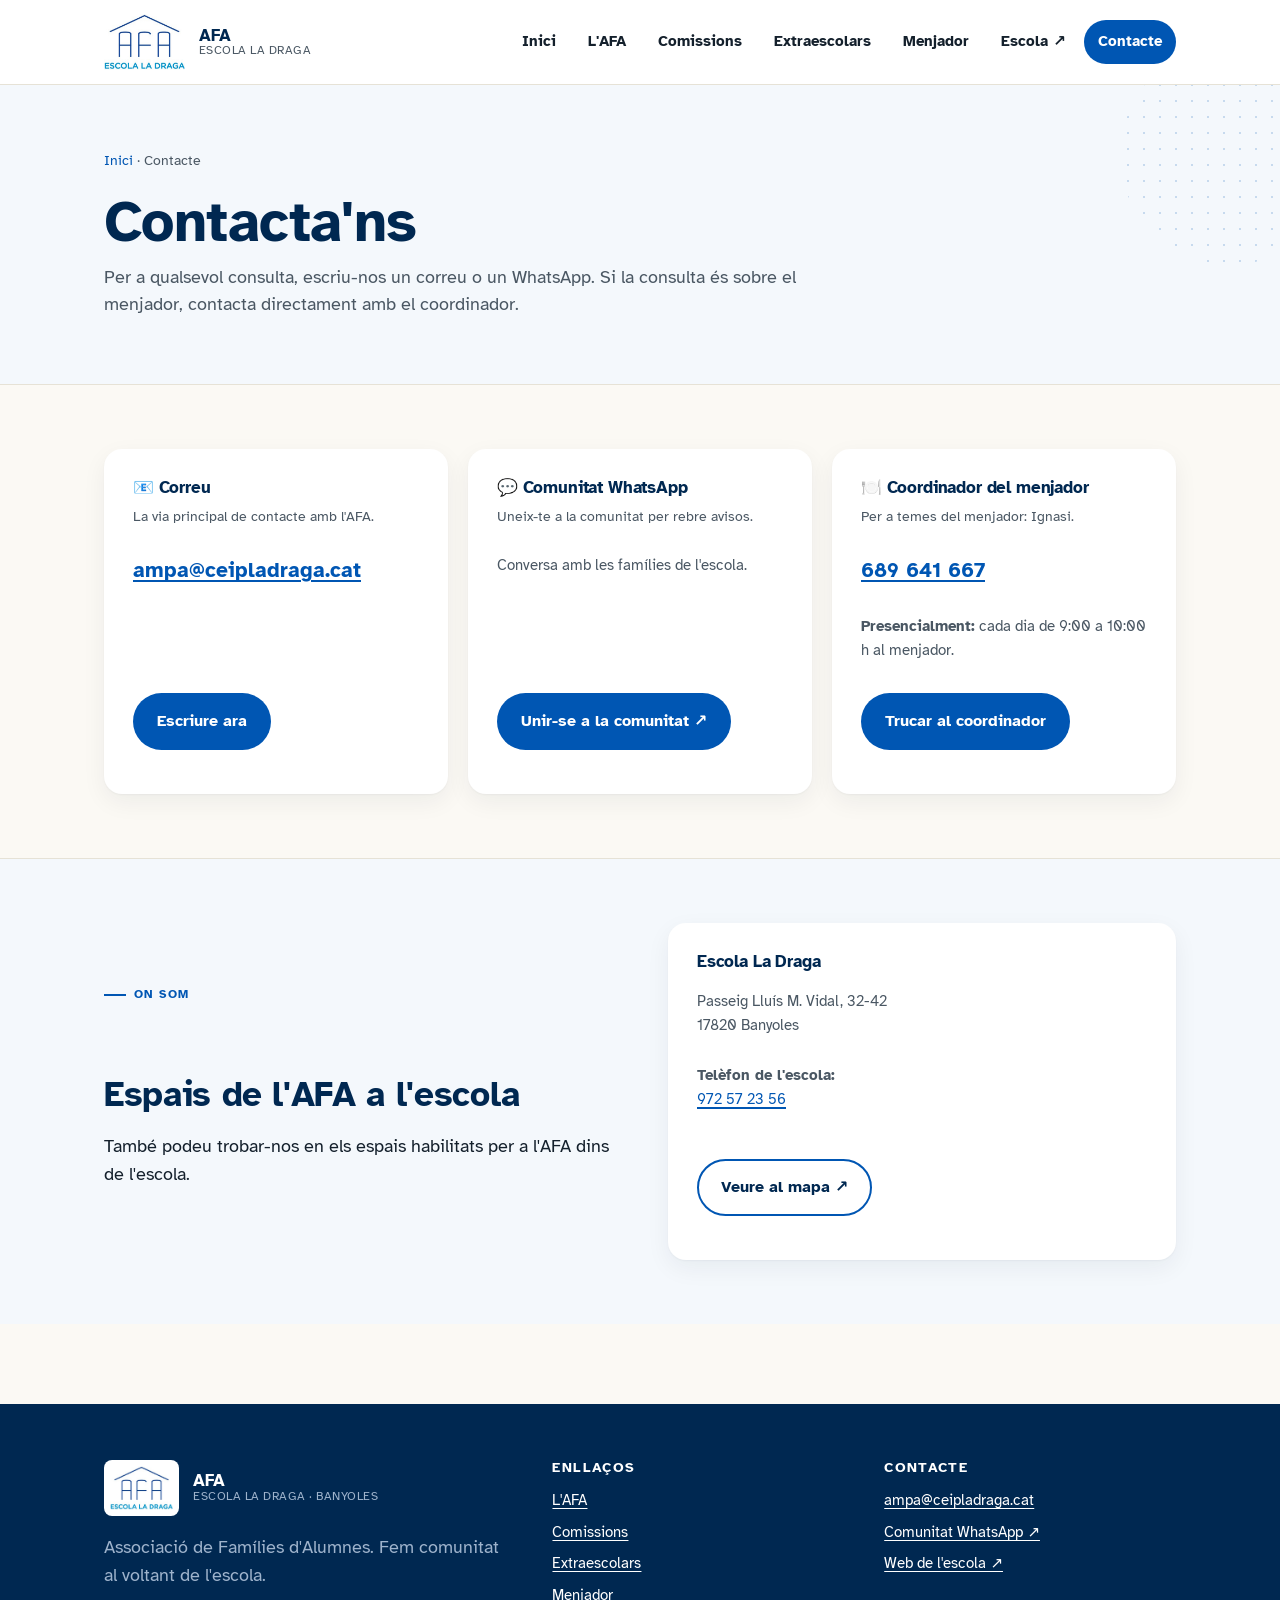
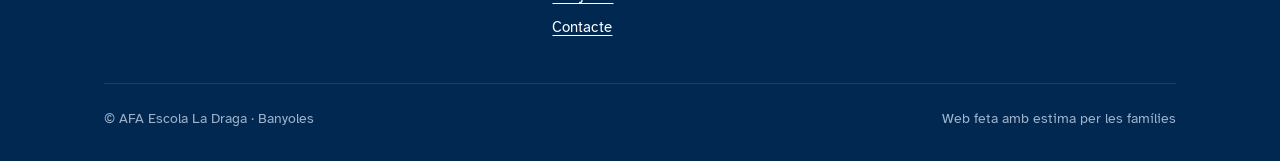
<file: web/contacte.html>
<!doctype html>
<html lang="ca">
<head>
<meta charset="utf-8">
<title>Contacte · AFA Escola La Draga</title>
<meta name="viewport" content="width=device-width, initial-scale=1">
<meta name="description" content="Contacta amb l'AFA de l'Escola La Draga: email, WhatsApp, telèfons.">
<link rel="icon" href="assets/logo-afa.jpg">
<link rel="stylesheet" href="assets/styles.css">
</head>
<body data-cards="shadow">
<a href="#main" class="skip">Salta al contingut</a>

<header class="site-header">
  <div class="wrap">
    <a href="index.html" class="brand" aria-label="AFA Escola La Draga, inici">
      <img src="assets/logo-afa.jpg" alt="" width="120" height="83">
      <span class="brand-text"><strong>AFA</strong><span>Escola La Draga</span></span>
    </a>
    <input type="checkbox" id="nav-toggle" class="nav-toggle-input" aria-hidden="true">
    <label for="nav-toggle" class="nav-toggle-label" aria-label="Obrir menú"><span></span><span></span><span></span></label>
    <nav class="main-nav" aria-label="Principal">
      <ul>
        <li><a href="index.html">Inici</a></li>
        <li><a href="afa.html">L'AFA</a></li>
        <li><a href="comissions.html">Comissions</a></li>
        <li><a href="extraescolars.html">Extraescolars</a></li>
        <li><a href="menjador.html">Menjador</a></li>
        <li><a href="https://agora.xtec.cat/ceipladraga/" rel="external noopener" target="_blank">Escola ↗</a></li>
        <li><a href="contacte.html" aria-current="page">Contacte</a></li>
      </ul>
    </nav>
  </div>
</header>

<main id="main" data-screen-label="08 Contacte">

  <section class="page-header">
    <div class="wrap">
      <p class="breadcrumbs"><a href="index.html">Inici</a> · Contacte</p>
      <h1>Contacta'ns</h1>
      <p>Per a qualsevol consulta, escriu-nos un correu o un WhatsApp. Si la consulta és sobre el menjador, contacta directament amb el coordinador.</p>
    </div>
  </section>

  <section class="block">
    <div class="wrap">
      <div class="info-grid">

        <div class="info-block">
          <h3>📧 Correu</h3>
          <p class="muted" style="font-size:0.9rem;">La via principal de contacte amb l'AFA.</p>
          <p class="big" style="margin-top: 12px;"><a href="mailto:ampa@ceipladraga.cat">ampa@ceipladraga.cat</a></p>
          <p><a class="btn btn-primary" href="mailto:ampa@ceipladraga.cat">Escriure ara</a></p>
        </div>

<div class="info-block">
          <h3>💬 Comunitat WhatsApp</h3>
          <p class="muted" style="font-size:0.9rem;">Uneix-te a la comunitat per rebre avisos.</p>
          <p style="margin-top: 12px;">Conversa amb les famílies de l'escola.</p>
          <p><a class="btn btn-primary" href="https://chat.whatsapp.com/JeJYB9HPouA163zASYSJlp" rel="external noopener" target="_blank">Unir-se a la comunitat ↗</a></p>
        </div>

        <div class="info-block">
          <h3>🍽️ Coordinador del menjador</h3>
          <p class="muted" style="font-size:0.9rem;">Per a temes del menjador: Ignasi.</p>
          <p class="big" style="margin-top: 12px;"><a href="tel:+34689641667">689 641 667</a></p>
          <p style="margin-top: 8px; font-size: 0.95rem;"><strong>Presencialment:</strong> cada dia de 9:00 a 10:00 h al menjador.</p>
          <p><a class="btn btn-primary" href="tel:+34689641667">Trucar al coordinador</a></p>
        </div>

      </div>
    </div>
  </section>

  <section class="block bg-subtle">
    <div class="wrap two-col even">
      <div class="prose">
        <span class="eyebrow">On som</span>
        <h2>Espais de l'AFA a l'escola</h2>
        <p>També podeu trobar-nos en els espais habilitats per a l'AFA dins de l'escola.</p>
      </div>
      <div>
        <div class="info-block">
          <h3>Escola La Draga</h3>
          <p style="margin-top: 10px;">Passeig Lluís M. Vidal, 32-42<br>17820 Banyoles</p>
          <p style="margin-top: 12px;"><strong>Telèfon de l'escola:</strong><br><a href="tel:+34972572356">972 57 23 56</a></p>
          <p style="margin-top: 16px;"><a class="btn btn-ghost" href="https://www.google.com/maps/search/?api=1&query=Passeig+Llu%C3%ADs+M.+Vidal+32-42+17820+Banyoles" rel="external noopener" target="_blank">Veure al mapa ↗</a></p>
        </div>
      </div>
    </div>
  </section>

</main>

<footer class="site-footer" data-screen-label="Footer">
  <div class="wrap">
    <div class="footer-grid">
      <div>
        <a href="index.html" class="brand">
          <img src="assets/logo-afa.jpg" alt="" width="100" height="69">
          <span class="brand-text"><strong>AFA</strong><span>Escola La Draga · Banyoles</span></span>
        </a>
        <p class="footer-tagline">Associació de Famílies d'Alumnes. Fem comunitat al voltant de l'escola.</p>
      </div>
      <div>
        <h4>Enllaços</h4>
        <ul>
          <li><a href="afa.html">L'AFA</a></li>
          <li><a href="comissions.html">Comissions</a></li>
          <li><a href="extraescolars.html">Extraescolars</a></li>
          <li><a href="menjador.html">Menjador</a></li>
          <li><a href="contacte.html">Contacte</a></li>
        </ul>
      </div>
      <div>
        <h4>Contacte</h4>
        <ul>
          <li><a href="mailto:ampa@ceipladraga.cat">ampa@ceipladraga.cat</a></li>
          <li><a href="https://chat.whatsapp.com/JeJYB9HPouA163zASYSJlp" rel="external noopener" target="_blank">Comunitat WhatsApp ↗</a></li>
          <li><a href="https://agora.xtec.cat/ceipladraga/" rel="external noopener" target="_blank">Web de l'escola ↗</a></li>
        </ul>
      </div>
    </div>
    <div class="legal">
      <span>© AFA Escola La Draga · Banyoles</span>
      <span>Web feta amb estima per les famílies</span>
    </div>
  </div>
</footer>

</body>
</html>
</file>
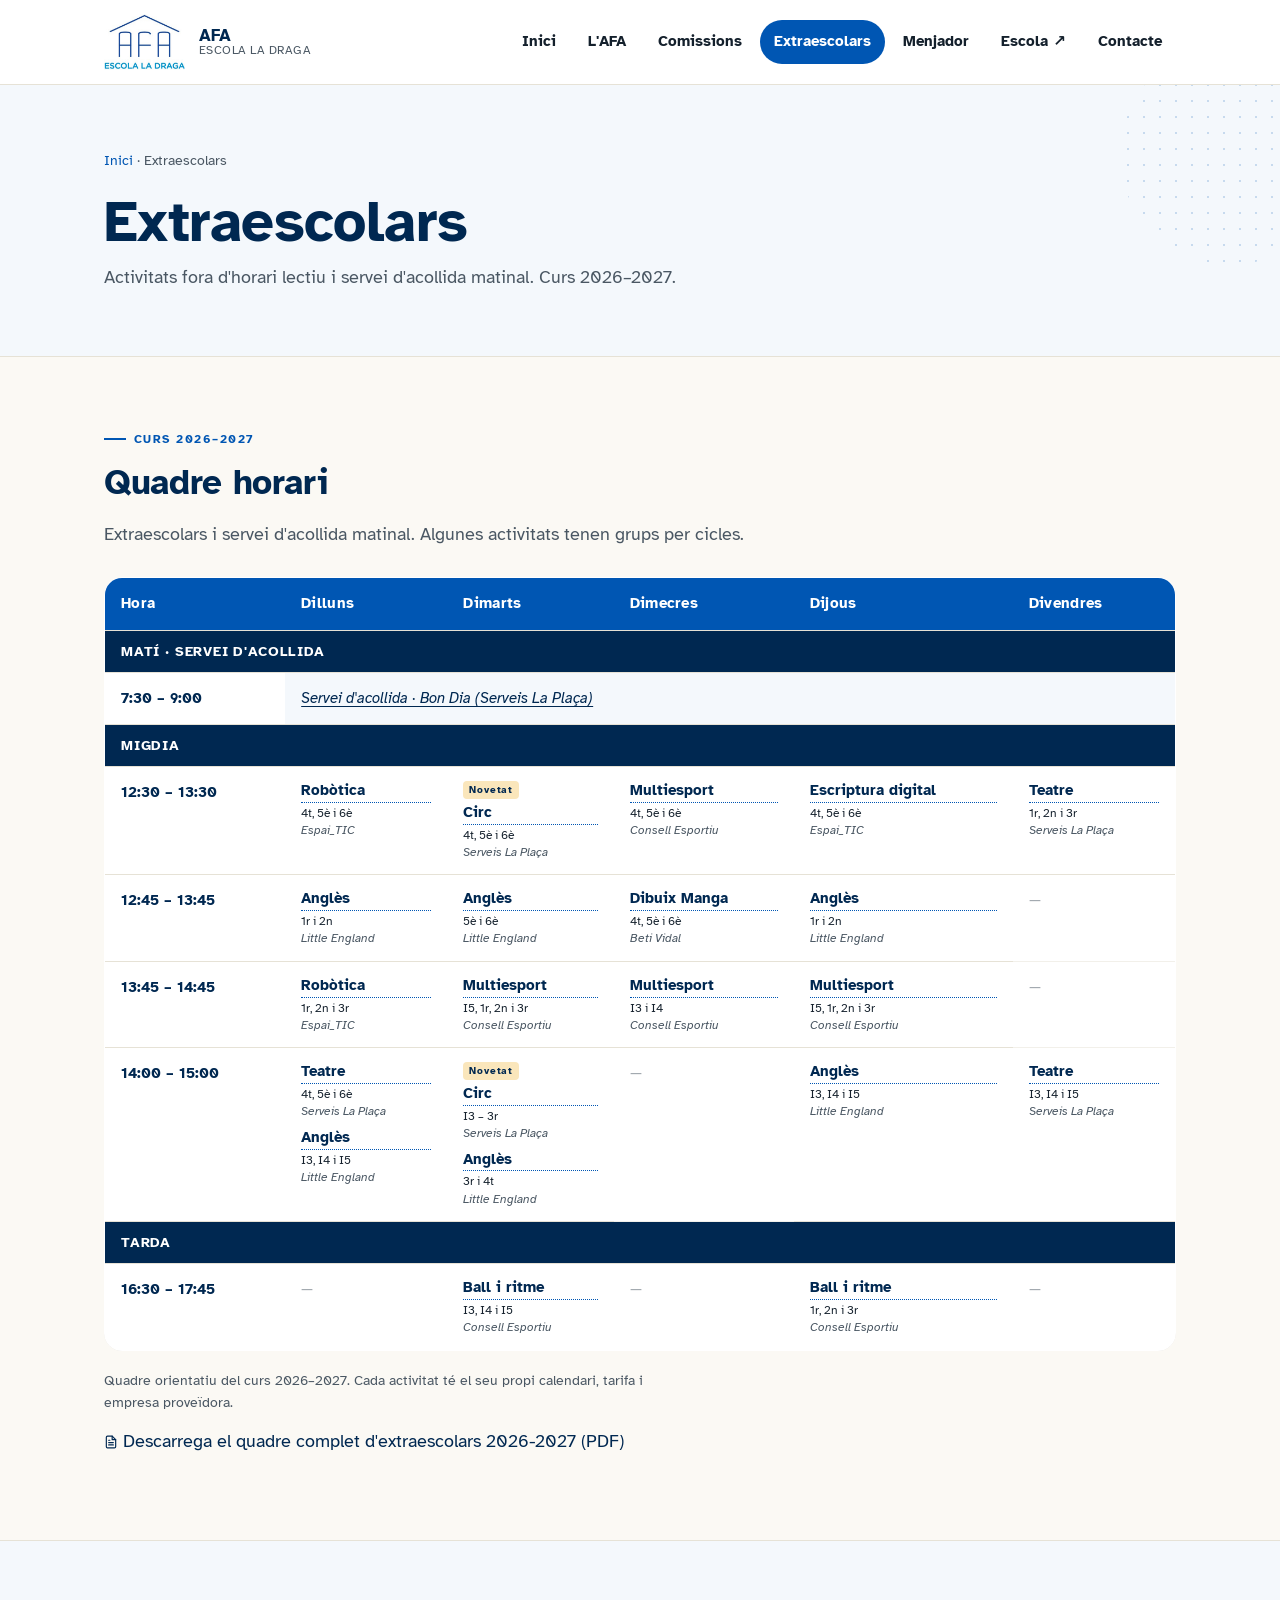
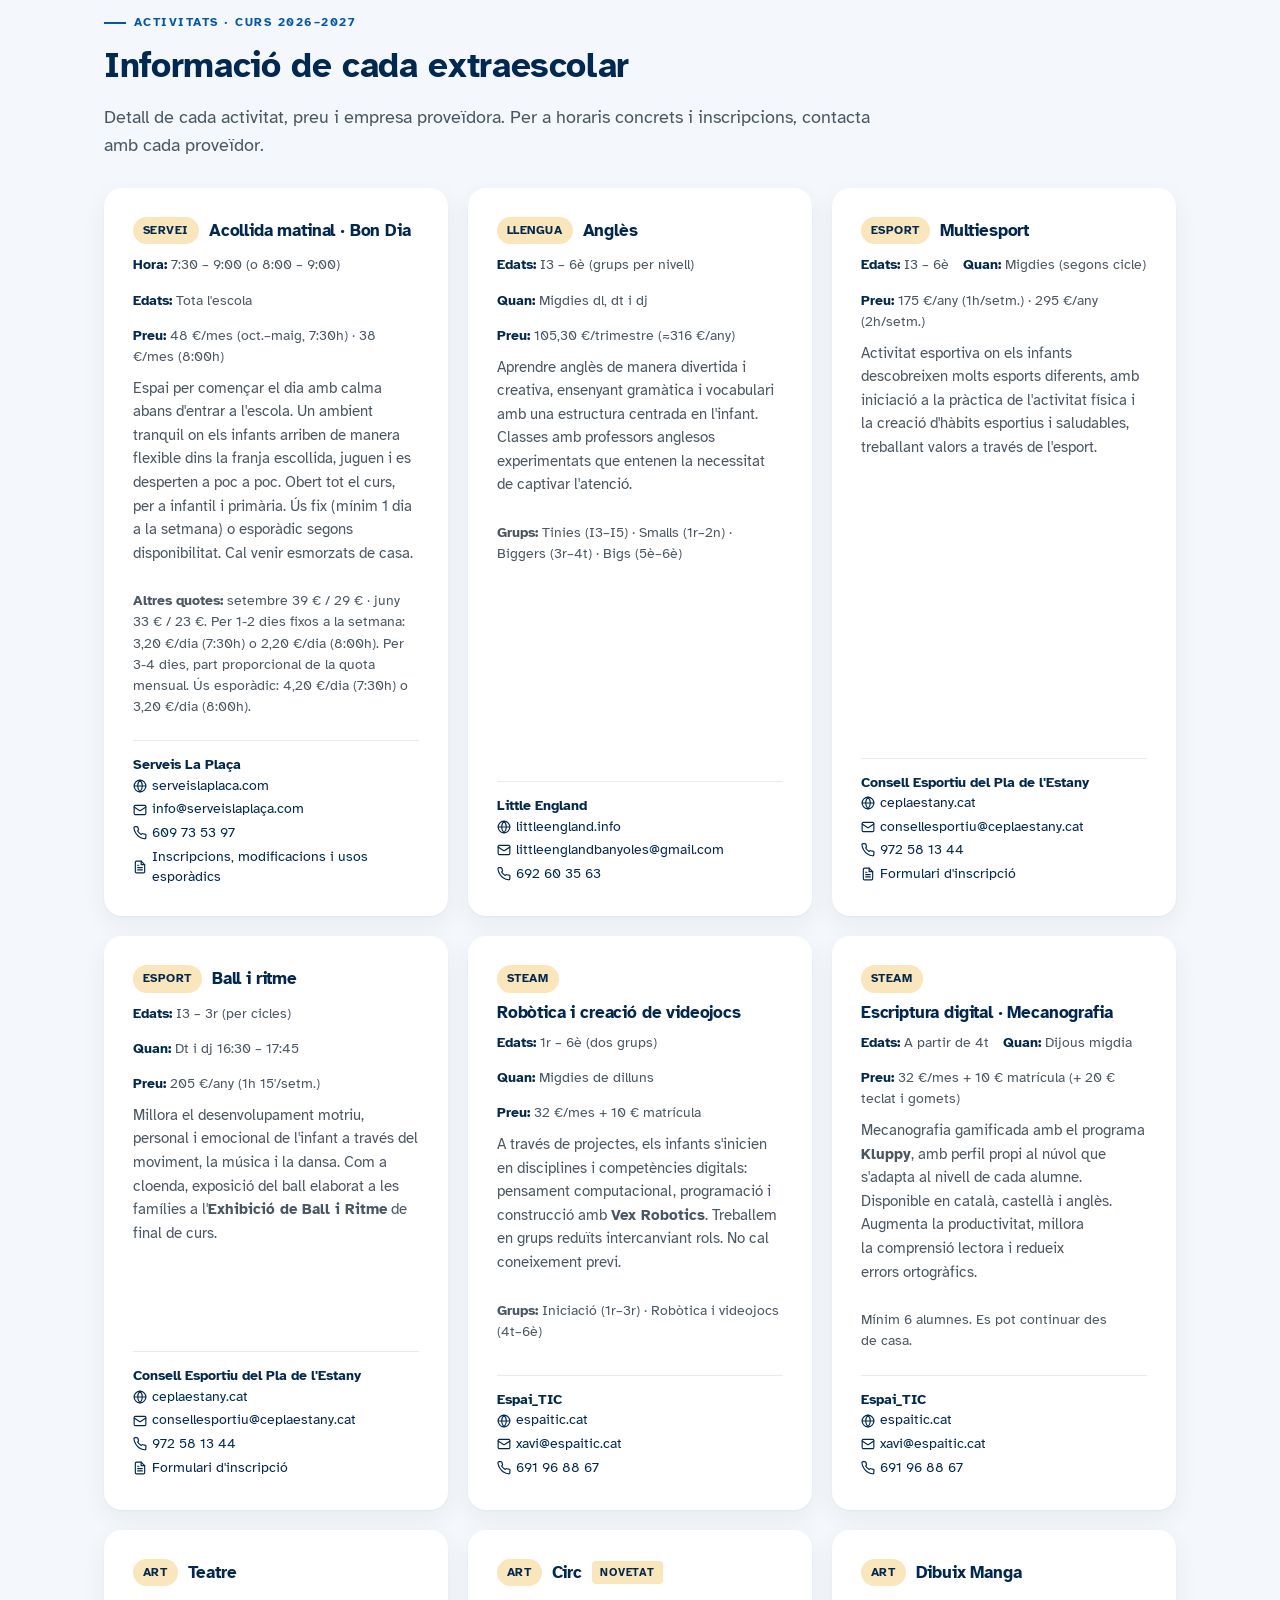
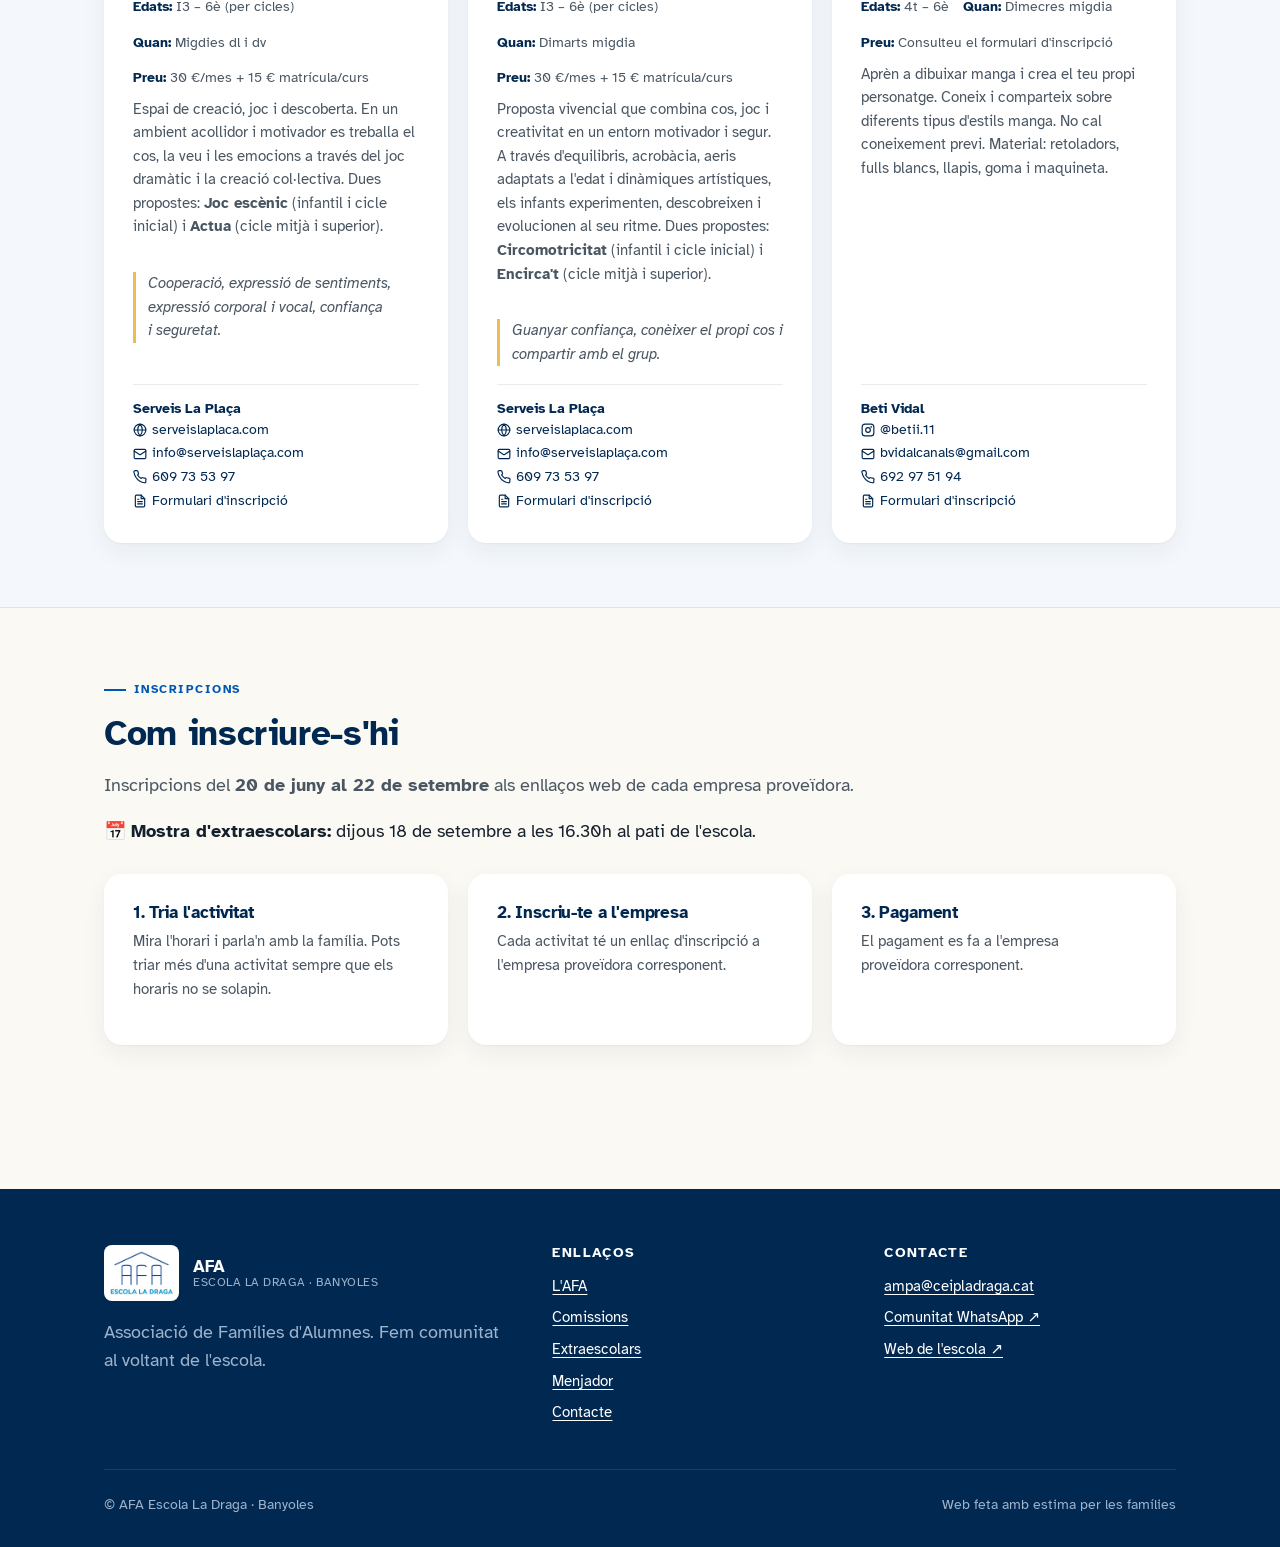
<file: web/extraescolars.html>
<!doctype html>
<html lang="ca">
<head>
<meta charset="utf-8">
<title>Extraescolars · AFA Escola La Draga</title>
<meta name="viewport" content="width=device-width, initial-scale=1">
<meta name="description" content="Quadre horari, preus i informació d'inscripció a les extraescolars de l'AFA Escola La Draga. Curs 2026-2027.">
<link rel="icon" href="assets/logo-afa.jpg">
<link rel="stylesheet" href="assets/styles.css">
</head>
<body data-cards="shadow">
<a href="#main" class="skip">Salta al contingut</a>

<header class="site-header">
  <div class="wrap">
    <a href="index.html" class="brand" aria-label="AFA Escola La Draga, inici">
      <img src="assets/logo-afa.jpg" alt="" width="120" height="83">
      <span class="brand-text"><strong>AFA</strong><span>Escola La Draga</span></span>
    </a>
    <input type="checkbox" id="nav-toggle" class="nav-toggle-input" aria-hidden="true">
    <label for="nav-toggle" class="nav-toggle-label" aria-label="Obrir menú"><span></span><span></span><span></span></label>
    <nav class="main-nav" aria-label="Principal">
      <ul>
        <li><a href="index.html">Inici</a></li>
        <li><a href="afa.html">L'AFA</a></li>
        <li><a href="comissions.html">Comissions</a></li>
        <li><a href="extraescolars.html" aria-current="page">Extraescolars</a></li>
        <li><a href="menjador.html">Menjador</a></li>
        <li><a href="https://agora.xtec.cat/ceipladraga/" rel="external noopener" target="_blank">Escola ↗</a></li>
        <li><a href="contacte.html">Contacte</a></li>
      </ul>
    </nav>
  </div>
</header>

<main id="main" data-screen-label="06 Extraescolars">

  <section class="page-header">
    <div class="wrap">
      <p class="breadcrumbs"><a href="index.html">Inici</a> · Extraescolars</p>
      <h1>Extraescolars</h1>
      <p>Activitats fora d'horari lectiu i servei d'acollida matinal. Curs 2026–2027.</p>
    </div>
  </section>

  <section class="block">
    <div class="wrap">
      <span class="eyebrow">Curs 2026–2027</span>
      <h2>Quadre horari</h2>
      <p class="muted">Extraescolars i servei d'acollida matinal. Algunes activitats tenen grups per cicles.</p>

      <div class="timetable-scroll">
        <table class="timetable">
          <caption class="visually-hidden">Horari setmanal d'extraescolars</caption>
          <thead>
            <tr>
              <th scope="col">Hora</th>
              <th scope="col">Dilluns</th>
              <th scope="col">Dimarts</th>
              <th scope="col">Dimecres</th>
              <th scope="col">Dijous</th>
              <th scope="col">Divendres</th>
            </tr>
          </thead>
          <tbody>

            <!-- MATÍ -->
            <tr class="group-row"><td colspan="6">Matí · Servei d'acollida</td></tr>
            <tr>
              <td class="day">7:30 – 9:00</td>
              <td colspan="5" class="acollida"><a href="#acollida" class="acollida-link">Servei d'acollida · Bon Dia (Serveis La Plaça)</a></td>
            </tr>

            <!-- MIGDIA -->
            <tr class="group-row"><td colspan="6">Migdia</td></tr>

            <tr>
              <td class="day">12:30 – 13:30</td>
              <td>
                <div class="activity">
                  <a class="name name-link" href="#robotica">Robòtica</a>
                  <span class="levels">4t, 5è i 6è</span>
                  <span class="provider">Espai_TIC</span>
                </div>
              </td>
              <td>
                <div class="activity">
                  <span class="new-badge">Novetat</span>
                  <a class="name name-link" href="#circ">Circ</a>
                  <span class="levels">4t, 5è i 6è</span>
                  <span class="provider">Serveis La Plaça</span>
                </div>
              </td>
              <td>
                <div class="activity">
                  <a class="name name-link" href="#multiesport">Multiesport</a>
                  <span class="levels">4t, 5è i 6è</span>
                  <span class="provider">Consell Esportiu</span>
                </div>
              </td>
              <td>
                <div class="activity">
                  <a class="name name-link" href="#escriptura-digital">Escriptura digital</a>
                  <span class="levels">4t, 5è i 6è</span>
                  <span class="provider">Espai_TIC</span>
                </div>
              </td>
              <td>
                <div class="activity">
                  <a class="name name-link" href="#teatre">Teatre</a>
                  <span class="levels">1r, 2n i 3r</span>
                  <span class="provider">Serveis La Plaça</span>
                </div>
              </td>
            </tr>

            <tr>
              <td class="day">12:45 – 13:45</td>
              <td>
                <div class="activity">
                  <a class="name name-link" href="#angles">Anglès</a>
                  <span class="levels">1r i 2n</span>
                  <span class="provider">Little England</span>
                </div>
              </td>
              <td>
                <div class="activity">
                  <a class="name name-link" href="#angles">Anglès</a>
                  <span class="levels">5è i 6è</span>
                  <span class="provider">Little England</span>
                </div>
              </td>
              <td>
                <div class="activity">
                  <a class="name name-link" href="#dibuix-manga">Dibuix Manga</a>
                  <span class="levels">4t, 5è i 6è</span>
                  <span class="provider">Beti Vidal</span>
                </div>
              </td>
              <td>
                <div class="activity">
                  <a class="name name-link" href="#angles">Anglès</a>
                  <span class="levels">1r i 2n</span>
                  <span class="provider">Little England</span>
                </div>
              </td>
              <td class="empty">—</td>
            </tr>

            <tr>
              <td class="day">13:45 – 14:45</td>
              <td>
                <div class="activity">
                  <a class="name name-link" href="#robotica">Robòtica</a>
                  <span class="levels">1r, 2n i 3r</span>
                  <span class="provider">Espai_TIC</span>
                </div>
              </td>
              <td>
                <div class="activity">
                  <a class="name name-link" href="#multiesport">Multiesport</a>
                  <span class="levels">I5, 1r, 2n i 3r</span>
                  <span class="provider">Consell Esportiu</span>
                </div>
              </td>
              <td>
                <div class="activity">
                  <a class="name name-link" href="#multiesport">Multiesport</a>
                  <span class="levels">I3 i I4</span>
                  <span class="provider">Consell Esportiu</span>
                </div>
              </td>
              <td>
                <div class="activity">
                  <a class="name name-link" href="#multiesport">Multiesport</a>
                  <span class="levels">I5, 1r, 2n i 3r</span>
                  <span class="provider">Consell Esportiu</span>
                </div>
              </td>
              <td class="empty">—</td>
            </tr>

            <tr>
              <td class="day">14:00 – 15:00</td>
              <td>
                <div class="activity">
                  <a class="name name-link" href="#teatre">Teatre</a>
                  <span class="levels">4t, 5è i 6è</span>
                  <span class="provider">Serveis La Plaça</span>
                </div>
                <div class="activity" style="margin-top:8px;">
                  <a class="name name-link" href="#angles">Anglès</a>
                  <span class="levels">I3, I4 i I5</span>
                  <span class="provider">Little England</span>
                </div>
              </td>
              <td>
                <div class="activity">
                  <span class="new-badge">Novetat</span>
                  <a class="name name-link" href="#circ">Circ</a>
                  <span class="levels">I3 – 3r</span>
                  <span class="provider">Serveis La Plaça</span>
                </div>
                <div class="activity" style="margin-top:8px;">
                  <a class="name name-link" href="#angles">Anglès</a>
                  <span class="levels">3r i 4t</span>
                  <span class="provider">Little England</span>
                </div>
              </td>
              <td class="empty">—</td>
              <td>
                <div class="activity">
                  <a class="name name-link" href="#angles">Anglès</a>
                  <span class="levels">I3, I4 i I5</span>
                  <span class="provider">Little England</span>
                </div>
              </td>
              <td>
                <div class="activity">
                  <a class="name name-link" href="#teatre">Teatre</a>
                  <span class="levels">I3, I4 i I5</span>
                  <span class="provider">Serveis La Plaça</span>
                </div>
              </td>
            </tr>

            <!-- TARDA -->
            <tr class="group-row"><td colspan="6">Tarda</td></tr>

            <tr>
              <td class="day">16:30 – 17:45</td>
              <td class="empty">—</td>
              <td>
                <div class="activity">
                  <a class="name name-link" href="#ball-ritme">Ball i ritme</a>
                  <span class="levels">I3, I4 i I5</span>
                  <span class="provider">Consell Esportiu</span>
                </div>
              </td>
              <td class="empty">—</td>
              <td>
                <div class="activity">
                  <a class="name name-link" href="#ball-ritme">Ball i ritme</a>
                  <span class="levels">1r, 2n i 3r</span>
                  <span class="provider">Consell Esportiu</span>
                </div>
              </td>
              <td class="empty">—</td>
            </tr>

          </tbody>
        </table>
      </div>

      <p class="muted" style="margin-top:18px; font-size:0.9rem;">Quadre orientatiu del curs 2026–2027. Cada activitat té el seu propi calendari, tarifa i empresa proveïdora.</p>
      <p style="margin-top:10px;">
        <a class="contact-link" href="fitxers/extraescolars/20260618_extraescolars-2026-2027.pdf" rel="external noopener" target="_blank"><svg width="14" height="14" viewBox="0 0 24 24" fill="none" stroke="currentColor" stroke-width="2" stroke-linecap="round" stroke-linejoin="round" aria-hidden="true"><path d="M14 2H6a2 2 0 0 0-2 2v16a2 2 0 0 0 2 2h12a2 2 0 0 0 2-2V8z"/><polyline points="14 2 14 8 20 8"/><line x1="16" y1="13" x2="8" y2="13"/><line x1="16" y1="17" x2="8" y2="17"/><polyline points="10 9 9 9 8 9"/></svg>Descarrega el quadre complet d'extraescolars 2026-2027 (PDF)</a>
      </p>
    </div>
  </section>

  <!-- ===== INFO PER ACTIVITAT ===== -->
  <section class="block bg-subtle">
    <div class="wrap">
      <span class="eyebrow">Activitats · Curs 2026–2027</span>
      <h2>Informació de cada extraescolar</h2>
      <p class="muted">Detall de cada activitat, preu i empresa proveïdora. Per a horaris concrets i inscripcions, contacta amb cada proveïdor.</p>

      <div class="card-grid" style="margin-top: 28px;">

        <!-- ACOLLIDA -->
        <article class="info-block activity-card" id="acollida">
          <div class="header-row">
            <span class="tag">Servei</span>
            <h3>Acollida matinal · Bon Dia</h3>
          </div>
          <div class="meta">
            <span><strong>Hora:</strong> 7:30 – 9:00 (o 8:00 – 9:00)</span>
            <span><strong>Edats:</strong> Tota l'escola</span>
            <span><strong>Preu:</strong> 48 €/mes (oct.–maig, 7:30h) · 38 €/mes (8:00h)</span>
          </div>
          <p class="description">Espai per començar el dia amb calma abans d'entrar a l'escola. Un ambient tranquil on els infants arriben de manera flexible dins la franja escollida, juguen i es desperten a poc a poc. Obert tot el curs, per a infantil i primària. Ús fix (mínim 1 dia a la setmana) o esporàdic segons disponibilitat. Cal venir esmorzats de casa.</p>
          <p class="muted" style="font-size:0.85rem;"><strong>Altres quotes:</strong> setembre 39 € / 29 € · juny 33 € / 23 €. Per 1-2 dies fixos a la setmana: 3,20 €/dia (7:30h) o 2,20 €/dia (8:00h). Per 3-4 dies, part proporcional de la quota mensual. Ús esporàdic: 4,20 €/dia (7:30h) o 3,20 €/dia (8:00h).</p>

          <div class="provider-block">
            <strong>Serveis La Plaça</strong><br>
            <a href="https://serveislaplaca.com" class="contact-link" rel="external noopener" target="_blank"><svg width="14" height="14" viewBox="0 0 24 24" fill="none" stroke="currentColor" stroke-width="2" stroke-linecap="round" stroke-linejoin="round" aria-hidden="true"><circle cx="12" cy="12" r="10"/><path d="M2 12h20M12 2a15.3 15.3 0 0 1 4 10 15.3 15.3 0 0 1-4 10 15.3 15.3 0 0 1-4-10 15.3 15.3 0 0 1 4-10z"/></svg>serveislaplaca.com</a><br>
            <a href="mailto:info@serveislaplaça.com" class="contact-link"><svg width="14" height="14" viewBox="0 0 24 24" fill="none" stroke="currentColor" stroke-width="2" stroke-linecap="round" stroke-linejoin="round" aria-hidden="true"><rect width="20" height="16" x="2" y="4" rx="2"/><path d="m22 7-8.97 5.7a1.94 1.94 0 0 1-2.06 0L2 7"/></svg>info@serveislaplaça.com</a><br>
            <a href="tel:+34609735397" class="contact-link"><svg width="14" height="14" viewBox="0 0 24 24" fill="none" stroke="currentColor" stroke-width="2" stroke-linecap="round" stroke-linejoin="round" aria-hidden="true"><path d="M22 16.92v3a2 2 0 0 1-2.18 2 19.79 19.79 0 0 1-8.63-3.07A19.5 19.5 0 0 1 4.69 12 19.79 19.79 0 0 1 1.61 3.41 2 2 0 0 1 3.6 1h3a2 2 0 0 1 2 1.72c.127.96.361 1.903.7 2.81a2 2 0 0 1-.45 2.11L7.91 8.58a16 16 0 0 0 6 6l.95-.95a2 2 0 0 1 2.11-.45c.907.339 1.85.573 2.81.7A2 2 0 0 1 22 16.92z"/></svg>609 73 53 97</a><br>
            <a href="https://serveislaplaca.com/bon-dia-la-draga/" class="contact-link" rel="external noopener" target="_blank"><svg width="14" height="14" viewBox="0 0 24 24" fill="none" stroke="currentColor" stroke-width="2" stroke-linecap="round" stroke-linejoin="round" aria-hidden="true"><path d="M14 2H6a2 2 0 0 0-2 2v16a2 2 0 0 0 2 2h12a2 2 0 0 0 2-2V8z"/><polyline points="14 2 14 8 20 8"/><line x1="16" y1="13" x2="8" y2="13"/><line x1="16" y1="17" x2="8" y2="17"/><polyline points="10 9 9 9 8 9"/></svg>Inscripcions, modificacions i usos esporàdics</a>
          </div>
        </article>

        <!-- ANGLÈS -->
        <article class="info-block activity-card" id="angles">
          <div class="header-row">
            <span class="tag">Llengua</span>
            <h3>Anglès</h3>
          </div>
          <div class="meta">
            <span><strong>Edats:</strong> I3 – 6è (grups per nivell)</span>
            <span><strong>Quan:</strong> Migdies dl, dt i dj</span>
            <span><strong>Preu:</strong> 105,30 €/trimestre (≈316 €/any)</span>
          </div>
          <p class="description">Aprendre anglès de manera divertida i creativa, ensenyant gramàtica i vocabulari amb una estructura centrada en l'infant. Classes amb professors anglesos experimentats que entenen la necessitat de captivar l'atenció.</p>
          <p class="muted" style="font-size:0.85rem;"><strong>Grups:</strong> Tinies (I3–I5) · Smalls (1r–2n) · Biggers (3r–4t) · Bigs (5è–6è)</p>
          <div class="provider-block">
            <strong>Little England</strong><br>
            <a href="https://www.littleengland.info" class="contact-link" rel="external noopener" target="_blank"><svg width="14" height="14" viewBox="0 0 24 24" fill="none" stroke="currentColor" stroke-width="2" stroke-linecap="round" stroke-linejoin="round" aria-hidden="true"><circle cx="12" cy="12" r="10"/><path d="M2 12h20M12 2a15.3 15.3 0 0 1 4 10 15.3 15.3 0 0 1-4 10 15.3 15.3 0 0 1-4-10 15.3 15.3 0 0 1 4-10z"/></svg>littleengland.info</a><br>
            <a href="mailto:littleenglandbanyoles@gmail.com" class="contact-link"><svg width="14" height="14" viewBox="0 0 24 24" fill="none" stroke="currentColor" stroke-width="2" stroke-linecap="round" stroke-linejoin="round" aria-hidden="true"><rect width="20" height="16" x="2" y="4" rx="2"/><path d="m22 7-8.97 5.7a1.94 1.94 0 0 1-2.06 0L2 7"/></svg>littleenglandbanyoles@gmail.com</a><br>
            <a href="tel:+34692603563" class="contact-link"><svg width="14" height="14" viewBox="0 0 24 24" fill="none" stroke="currentColor" stroke-width="2" stroke-linecap="round" stroke-linejoin="round" aria-hidden="true"><path d="M22 16.92v3a2 2 0 0 1-2.18 2 19.79 19.79 0 0 1-8.63-3.07A19.5 19.5 0 0 1 4.69 12 19.79 19.79 0 0 1 1.61 3.41 2 2 0 0 1 3.6 1h3a2 2 0 0 1 2 1.72c.127.96.361 1.903.7 2.81a2 2 0 0 1-.45 2.11L7.91 8.58a16 16 0 0 0 6 6l.95-.95a2 2 0 0 1 2.11-.45c.907.339 1.85.573 2.81.7A2 2 0 0 1 22 16.92z"/></svg>692 60 35 63</a>
          </div>
        </article>

        <!-- MULTIESPORT -->
        <article class="info-block activity-card" id="multiesport">
          <div class="header-row">
            <span class="tag">Esport</span>
            <h3>Multiesport</h3>
          </div>
          <div class="meta">
            <span><strong>Edats:</strong> I3 – 6è</span>
            <span><strong>Quan:</strong> Migdies (segons cicle)</span>
            <span><strong>Preu:</strong> 175 €/any (1h/setm.) · 295 €/any (2h/setm.)</span>
          </div>
          <p class="description">Activitat esportiva on els infants descobreixen molts esports diferents, amb iniciació a la pràctica de l'activitat física i la creació d'hàbits esportius i saludables, treballant valors a través de l'esport.</p>
          <div class="provider-block">
            <strong>Consell Esportiu del Pla de l'Estany</strong><br>
            <a href="https://www.ceplaestany.cat" class="contact-link" rel="external noopener" target="_blank"><svg width="14" height="14" viewBox="0 0 24 24" fill="none" stroke="currentColor" stroke-width="2" stroke-linecap="round" stroke-linejoin="round" aria-hidden="true"><circle cx="12" cy="12" r="10"/><path d="M2 12h20M12 2a15.3 15.3 0 0 1 4 10 15.3 15.3 0 0 1-4 10 15.3 15.3 0 0 1-4-10 15.3 15.3 0 0 1 4-10z"/></svg>ceplaestany.cat</a><br>
            <a href="mailto:consellesportiu@ceplaestany.cat" class="contact-link"><svg width="14" height="14" viewBox="0 0 24 24" fill="none" stroke="currentColor" stroke-width="2" stroke-linecap="round" stroke-linejoin="round" aria-hidden="true"><rect width="20" height="16" x="2" y="4" rx="2"/><path d="m22 7-8.97 5.7a1.94 1.94 0 0 1-2.06 0L2 7"/></svg>consellesportiu@ceplaestany.cat</a><br>
            <a href="tel:+34972581344" class="contact-link"><svg width="14" height="14" viewBox="0 0 24 24" fill="none" stroke="currentColor" stroke-width="2" stroke-linecap="round" stroke-linejoin="round" aria-hidden="true"><path d="M22 16.92v3a2 2 0 0 1-2.18 2 19.79 19.79 0 0 1-8.63-3.07A19.5 19.5 0 0 1 4.69 12 19.79 19.79 0 0 1 1.61 3.41 2 2 0 0 1 3.6 1h3a2 2 0 0 1 2 1.72c.127.96.361 1.903.7 2.81a2 2 0 0 1-.45 2.11L7.91 8.58a16 16 0 0 0 6 6l.95-.95a2 2 0 0 1 2.11-.45c.907.339 1.85.573 2.81.7A2 2 0 0 1 22 16.92z"/></svg>972 58 13 44</a><br>
            <a href="https://docs.google.com/forms/d/e/1FAIpQLSdk3Ap02H_I2fyv7otGqMx4Y9P3mysQToFC_aoLEIvUFbIKgQ/viewform" class="contact-link" rel="external noopener" target="_blank"><svg width="14" height="14" viewBox="0 0 24 24" fill="none" stroke="currentColor" stroke-width="2" stroke-linecap="round" stroke-linejoin="round" aria-hidden="true"><path d="M14 2H6a2 2 0 0 0-2 2v16a2 2 0 0 0 2 2h12a2 2 0 0 0 2-2V8z"/><polyline points="14 2 14 8 20 8"/><line x1="16" y1="13" x2="8" y2="13"/><line x1="16" y1="17" x2="8" y2="17"/><polyline points="10 9 9 9 8 9"/></svg>Formulari d'inscripció</a>
          </div>
        </article>

        <!-- BALL I RITME -->
        <article class="info-block activity-card" id="ball-ritme">
          <div class="header-row">
            <span class="tag">Esport</span>
            <h3>Ball i ritme</h3>
          </div>
          <div class="meta">
            <span><strong>Edats:</strong> I3 – 3r (per cicles)</span>
            <span><strong>Quan:</strong> Dt i dj 16:30 – 17:45</span>
            <span><strong>Preu:</strong> 205 €/any (1h 15'/setm.)</span>
          </div>
          <p class="description">Millora el desenvolupament motriu, personal i emocional de l'infant a través del moviment, la música i la dansa. Com a cloenda, exposició del ball elaborat a les famílies a l'<strong>Exhibició de Ball i Ritme</strong> de final de curs.</p>
          <div class="provider-block">
            <strong>Consell Esportiu del Pla de l'Estany</strong><br>
            <a href="https://www.ceplaestany.cat" class="contact-link" rel="external noopener" target="_blank"><svg width="14" height="14" viewBox="0 0 24 24" fill="none" stroke="currentColor" stroke-width="2" stroke-linecap="round" stroke-linejoin="round" aria-hidden="true"><circle cx="12" cy="12" r="10"/><path d="M2 12h20M12 2a15.3 15.3 0 0 1 4 10 15.3 15.3 0 0 1-4 10 15.3 15.3 0 0 1-4-10 15.3 15.3 0 0 1 4-10z"/></svg>ceplaestany.cat</a><br>
            <a href="mailto:consellesportiu@ceplaestany.cat" class="contact-link"><svg width="14" height="14" viewBox="0 0 24 24" fill="none" stroke="currentColor" stroke-width="2" stroke-linecap="round" stroke-linejoin="round" aria-hidden="true"><rect width="20" height="16" x="2" y="4" rx="2"/><path d="m22 7-8.97 5.7a1.94 1.94 0 0 1-2.06 0L2 7"/></svg>consellesportiu@ceplaestany.cat</a><br>
            <a href="tel:+34972581344" class="contact-link"><svg width="14" height="14" viewBox="0 0 24 24" fill="none" stroke="currentColor" stroke-width="2" stroke-linecap="round" stroke-linejoin="round" aria-hidden="true"><path d="M22 16.92v3a2 2 0 0 1-2.18 2 19.79 19.79 0 0 1-8.63-3.07A19.5 19.5 0 0 1 4.69 12 19.79 19.79 0 0 1 1.61 3.41 2 2 0 0 1 3.6 1h3a2 2 0 0 1 2 1.72c.127.96.361 1.903.7 2.81a2 2 0 0 1-.45 2.11L7.91 8.58a16 16 0 0 0 6 6l.95-.95a2 2 0 0 1 2.11-.45c.907.339 1.85.573 2.81.7A2 2 0 0 1 22 16.92z"/></svg>972 58 13 44</a><br>
            <a href="https://docs.google.com/forms/d/e/1FAIpQLSdk3Ap02H_I2fyv7otGqMx4Y9P3mysQToFC_aoLEIvUFbIKgQ/viewform" class="contact-link" rel="external noopener" target="_blank"><svg width="14" height="14" viewBox="0 0 24 24" fill="none" stroke="currentColor" stroke-width="2" stroke-linecap="round" stroke-linejoin="round" aria-hidden="true"><path d="M14 2H6a2 2 0 0 0-2 2v16a2 2 0 0 0 2 2h12a2 2 0 0 0 2-2V8z"/><polyline points="14 2 14 8 20 8"/><line x1="16" y1="13" x2="8" y2="13"/><line x1="16" y1="17" x2="8" y2="17"/><polyline points="10 9 9 9 8 9"/></svg>Formulari d'inscripció</a>
          </div>
        </article>

        <!-- ROBÒTICA -->
        <article class="info-block activity-card" id="robotica">
          <div class="header-row">
            <span class="tag">STEAM</span>
            <h3>Robòtica i creació de videojocs</h3>
          </div>
          <div class="meta">
            <span><strong>Edats:</strong> 1r – 6è (dos grups)</span>
            <span><strong>Quan:</strong> Migdies de dilluns</span>
            <span><strong>Preu:</strong> 32 €/mes + 10 € matrícula</span>
          </div>
          <p class="description">A través de projectes, els infants s'inicien en disciplines i competències digitals: pensament computacional, programació i construcció amb <strong>Vex Robotics</strong>. Treballem en grups reduïts intercanviant rols. No cal coneixement previ.</p>
          <p class="muted" style="font-size:0.85rem;"><strong>Grups:</strong> Iniciació (1r–3r) · Robòtica i videojocs (4t–6è)</p>
          <div class="provider-block">
            <strong>Espai_TIC</strong><br>
            <a href="https://www.espaitic.cat" class="contact-link" rel="external noopener" target="_blank"><svg width="14" height="14" viewBox="0 0 24 24" fill="none" stroke="currentColor" stroke-width="2" stroke-linecap="round" stroke-linejoin="round" aria-hidden="true"><circle cx="12" cy="12" r="10"/><path d="M2 12h20M12 2a15.3 15.3 0 0 1 4 10 15.3 15.3 0 0 1-4 10 15.3 15.3 0 0 1-4-10 15.3 15.3 0 0 1 4-10z"/></svg>espaitic.cat</a><br>
            <a href="mailto:xavi@espaitic.cat" class="contact-link"><svg width="14" height="14" viewBox="0 0 24 24" fill="none" stroke="currentColor" stroke-width="2" stroke-linecap="round" stroke-linejoin="round" aria-hidden="true"><rect width="20" height="16" x="2" y="4" rx="2"/><path d="m22 7-8.97 5.7a1.94 1.94 0 0 1-2.06 0L2 7"/></svg>xavi@espaitic.cat</a><br>
            <a href="tel:+34691968867" class="contact-link"><svg width="14" height="14" viewBox="0 0 24 24" fill="none" stroke="currentColor" stroke-width="2" stroke-linecap="round" stroke-linejoin="round" aria-hidden="true"><path d="M22 16.92v3a2 2 0 0 1-2.18 2 19.79 19.79 0 0 1-8.63-3.07A19.5 19.5 0 0 1 4.69 12 19.79 19.79 0 0 1 1.61 3.41 2 2 0 0 1 3.6 1h3a2 2 0 0 1 2 1.72c.127.96.361 1.903.7 2.81a2 2 0 0 1-.45 2.11L7.91 8.58a16 16 0 0 0 6 6l.95-.95a2 2 0 0 1 2.11-.45c.907.339 1.85.573 2.81.7A2 2 0 0 1 22 16.92z"/></svg>691 96 88 67</a>
          </div>
        </article>

        <!-- ESCRIPTURA DIGITAL -->
        <article class="info-block activity-card" id="escriptura-digital">
          <div class="header-row">
            <span class="tag">STEAM</span>
            <h3>Escriptura digital · Mecanografia</h3>
          </div>
          <div class="meta">
            <span><strong>Edats:</strong> A partir de 4t</span>
            <span><strong>Quan:</strong> Dijous migdia</span>
            <span><strong>Preu:</strong> 32 €/mes + 10 € matrícula (+ 20 € teclat i gomets)</span>
          </div>
          <p class="description">Mecanografia gamificada amb el programa <strong>Kluppy</strong>, amb perfil propi al núvol que s'adapta al nivell de cada alumne. Disponible en català, castellà i anglès. Augmenta la productivitat, millora la comprensió lectora i redueix errors ortogràfics.</p>
          <p class="muted" style="font-size:0.85rem;">Mínim 6 alumnes. Es pot continuar des de casa.</p>
          <div class="provider-block">
            <strong>Espai_TIC</strong><br>
            <a href="https://www.espaitic.cat" class="contact-link" rel="external noopener" target="_blank"><svg width="14" height="14" viewBox="0 0 24 24" fill="none" stroke="currentColor" stroke-width="2" stroke-linecap="round" stroke-linejoin="round" aria-hidden="true"><circle cx="12" cy="12" r="10"/><path d="M2 12h20M12 2a15.3 15.3 0 0 1 4 10 15.3 15.3 0 0 1-4 10 15.3 15.3 0 0 1-4-10 15.3 15.3 0 0 1 4-10z"/></svg>espaitic.cat</a><br>
            <a href="mailto:xavi@espaitic.cat" class="contact-link"><svg width="14" height="14" viewBox="0 0 24 24" fill="none" stroke="currentColor" stroke-width="2" stroke-linecap="round" stroke-linejoin="round" aria-hidden="true"><rect width="20" height="16" x="2" y="4" rx="2"/><path d="m22 7-8.97 5.7a1.94 1.94 0 0 1-2.06 0L2 7"/></svg>xavi@espaitic.cat</a><br>
            <a href="tel:+34691968867" class="contact-link"><svg width="14" height="14" viewBox="0 0 24 24" fill="none" stroke="currentColor" stroke-width="2" stroke-linecap="round" stroke-linejoin="round" aria-hidden="true"><path d="M22 16.92v3a2 2 0 0 1-2.18 2 19.79 19.79 0 0 1-8.63-3.07A19.5 19.5 0 0 1 4.69 12 19.79 19.79 0 0 1 1.61 3.41 2 2 0 0 1 3.6 1h3a2 2 0 0 1 2 1.72c.127.96.361 1.903.7 2.81a2 2 0 0 1-.45 2.11L7.91 8.58a16 16 0 0 0 6 6l.95-.95a2 2 0 0 1 2.11-.45c.907.339 1.85.573 2.81.7A2 2 0 0 1 22 16.92z"/></svg>691 96 88 67</a>
          </div>
        </article>

        <!-- TEATRE -->
        <article class="info-block activity-card" id="teatre">
          <div class="header-row">
            <span class="tag">Art</span>
            <h3>Teatre</h3>
          </div>
          <div class="meta">
            <span><strong>Edats:</strong> I3 – 6è (per cicles)</span>
            <span><strong>Quan:</strong> Migdies dl i dv</span>
            <span><strong>Preu:</strong> 30 €/mes + 15 € matrícula/curs</span>
          </div>
          <p class="description">Espai de creació, joc i descoberta. En un ambient acollidor i motivador es treballa el cos, la veu i les emocions a través del joc dramàtic i la creació col·lectiva. Dues propostes: <strong>Joc escènic</strong> (infantil i cicle inicial) i <strong>Actua</strong> (cicle mitjà i superior).</p>
          <p class="objective-text">Cooperació, expressió de sentiments, expressió corporal i vocal, confiança i seguretat.</p>
          <div class="provider-block">
            <strong>Serveis La Plaça</strong><br>
            <a href="https://serveislaplaca.com" class="contact-link" rel="external noopener" target="_blank"><svg width="14" height="14" viewBox="0 0 24 24" fill="none" stroke="currentColor" stroke-width="2" stroke-linecap="round" stroke-linejoin="round" aria-hidden="true"><circle cx="12" cy="12" r="10"/><path d="M2 12h20M12 2a15.3 15.3 0 0 1 4 10 15.3 15.3 0 0 1-4 10 15.3 15.3 0 0 1-4-10 15.3 15.3 0 0 1 4-10z"/></svg>serveislaplaca.com</a><br>
            <a href="mailto:info@serveislaplaça.com" class="contact-link"><svg width="14" height="14" viewBox="0 0 24 24" fill="none" stroke="currentColor" stroke-width="2" stroke-linecap="round" stroke-linejoin="round" aria-hidden="true"><rect width="20" height="16" x="2" y="4" rx="2"/><path d="m22 7-8.97 5.7a1.94 1.94 0 0 1-2.06 0L2 7"/></svg>info@serveislaplaça.com</a><br>
            <a href="tel:+34609735397" class="contact-link"><svg width="14" height="14" viewBox="0 0 24 24" fill="none" stroke="currentColor" stroke-width="2" stroke-linecap="round" stroke-linejoin="round" aria-hidden="true"><path d="M22 16.92v3a2 2 0 0 1-2.18 2 19.79 19.79 0 0 1-8.63-3.07A19.5 19.5 0 0 1 4.69 12 19.79 19.79 0 0 1 1.61 3.41 2 2 0 0 1 3.6 1h3a2 2 0 0 1 2 1.72c.127.96.361 1.903.7 2.81a2 2 0 0 1-.45 2.11L7.91 8.58a16 16 0 0 0 6 6l.95-.95a2 2 0 0 1 2.11-.45c.907.339 1.85.573 2.81.7A2 2 0 0 1 22 16.92z"/></svg>609 73 53 97</a><br>
            <a href="https://serveislaplaca.com/escoles/escola-la-draga/" class="contact-link" rel="external noopener" target="_blank"><svg width="14" height="14" viewBox="0 0 24 24" fill="none" stroke="currentColor" stroke-width="2" stroke-linecap="round" stroke-linejoin="round" aria-hidden="true"><path d="M14 2H6a2 2 0 0 0-2 2v16a2 2 0 0 0 2 2h12a2 2 0 0 0 2-2V8z"/><polyline points="14 2 14 8 20 8"/><line x1="16" y1="13" x2="8" y2="13"/><line x1="16" y1="17" x2="8" y2="17"/><polyline points="10 9 9 9 8 9"/></svg>Formulari d'inscripció</a>
          </div>
        </article>

        <!-- CIRC -->
        <article class="info-block activity-card" id="circ">
          <div class="header-row">
            <span class="tag">Art</span>
            <h3>Circ</h3>
            <span class="new-tag">Novetat</span>
          </div>
          <div class="meta">
            <span><strong>Edats:</strong> I3 – 6è (per cicles)</span>
            <span><strong>Quan:</strong> Dimarts migdia</span>
            <span><strong>Preu:</strong> 30 €/mes + 15 € matrícula/curs</span>
          </div>
          <p class="description">Proposta vivencial que combina cos, joc i creativitat en un entorn motivador i segur. A través d'equilibris, acrobàcia, aeris adaptats a l'edat i dinàmiques artístiques, els infants experimenten, descobreixen i evolucionen al seu ritme. Dues propostes: <strong>Circomotricitat</strong> (infantil i cicle inicial) i <strong>Encirca't</strong> (cicle mitjà i superior).</p>
          <p class="objective-text">Guanyar confiança, conèixer el propi cos i compartir amb el grup.</p>
          <div class="provider-block">
            <strong>Serveis La Plaça</strong><br>
            <a href="https://serveislaplaca.com" class="contact-link" rel="external noopener" target="_blank"><svg width="14" height="14" viewBox="0 0 24 24" fill="none" stroke="currentColor" stroke-width="2" stroke-linecap="round" stroke-linejoin="round" aria-hidden="true"><circle cx="12" cy="12" r="10"/><path d="M2 12h20M12 2a15.3 15.3 0 0 1 4 10 15.3 15.3 0 0 1-4 10 15.3 15.3 0 0 1-4-10 15.3 15.3 0 0 1 4-10z"/></svg>serveislaplaca.com</a><br>
            <a href="mailto:info@serveislaplaça.com" class="contact-link"><svg width="14" height="14" viewBox="0 0 24 24" fill="none" stroke="currentColor" stroke-width="2" stroke-linecap="round" stroke-linejoin="round" aria-hidden="true"><rect width="20" height="16" x="2" y="4" rx="2"/><path d="m22 7-8.97 5.7a1.94 1.94 0 0 1-2.06 0L2 7"/></svg>info@serveislaplaça.com</a><br>
            <a href="tel:+34609735397" class="contact-link"><svg width="14" height="14" viewBox="0 0 24 24" fill="none" stroke="currentColor" stroke-width="2" stroke-linecap="round" stroke-linejoin="round" aria-hidden="true"><path d="M22 16.92v3a2 2 0 0 1-2.18 2 19.79 19.79 0 0 1-8.63-3.07A19.5 19.5 0 0 1 4.69 12 19.79 19.79 0 0 1 1.61 3.41 2 2 0 0 1 3.6 1h3a2 2 0 0 1 2 1.72c.127.96.361 1.903.7 2.81a2 2 0 0 1-.45 2.11L7.91 8.58a16 16 0 0 0 6 6l.95-.95a2 2 0 0 1 2.11-.45c.907.339 1.85.573 2.81.7A2 2 0 0 1 22 16.92z"/></svg>609 73 53 97</a><br>
            <a href="https://serveislaplaca.com/escoles/escola-la-draga/" class="contact-link" rel="external noopener" target="_blank"><svg width="14" height="14" viewBox="0 0 24 24" fill="none" stroke="currentColor" stroke-width="2" stroke-linecap="round" stroke-linejoin="round" aria-hidden="true"><path d="M14 2H6a2 2 0 0 0-2 2v16a2 2 0 0 0 2 2h12a2 2 0 0 0 2-2V8z"/><polyline points="14 2 14 8 20 8"/><line x1="16" y1="13" x2="8" y2="13"/><line x1="16" y1="17" x2="8" y2="17"/><polyline points="10 9 9 9 8 9"/></svg>Formulari d'inscripció</a>
          </div>
        </article>

        <!-- DIBUIX MANGA -->
        <article class="info-block activity-card" id="dibuix-manga">
          <div class="header-row">
            <span class="tag">Art</span>
            <h3>Dibuix Manga</h3>
          </div>
          <div class="meta">
            <span><strong>Edats:</strong> 4t – 6è</span>
            <span><strong>Quan:</strong> Dimecres migdia</span>
            <span><strong>Preu:</strong> Consulteu el formulari d'inscripció</span>
          </div>
          <p class="description">Aprèn a dibuixar manga i crea el teu propi personatge. Coneix i comparteix sobre diferents tipus d'estils manga. No cal coneixement previ. Material: retoladors, fulls blancs, llapis, goma i maquineta.</p>
          <div class="provider-block">
            <strong>Beti Vidal</strong><br>
            <a href="https://instagram.com/betii.11" class="contact-link" rel="external noopener" target="_blank"><svg width="14" height="14" viewBox="0 0 24 24" fill="none" stroke="currentColor" stroke-width="2" stroke-linecap="round" stroke-linejoin="round" aria-hidden="true"><rect width="20" height="20" x="2" y="2" rx="5" ry="5"/><circle cx="12" cy="12" r="4"/><circle cx="17.5" cy="6.5" r="0.5" fill="currentColor"/></svg>@betii.11</a><br>
            <a href="mailto:bvidalcanals@gmail.com" class="contact-link"><svg width="14" height="14" viewBox="0 0 24 24" fill="none" stroke="currentColor" stroke-width="2" stroke-linecap="round" stroke-linejoin="round" aria-hidden="true"><rect width="20" height="16" x="2" y="4" rx="2"/><path d="m22 7-8.97 5.7a1.94 1.94 0 0 1-2.06 0L2 7"/></svg>bvidalcanals@gmail.com</a><br>
            <a href="tel:+34692975194" class="contact-link"><svg width="14" height="14" viewBox="0 0 24 24" fill="none" stroke="currentColor" stroke-width="2" stroke-linecap="round" stroke-linejoin="round" aria-hidden="true"><path d="M22 16.92v3a2 2 0 0 1-2.18 2 19.79 19.79 0 0 1-8.63-3.07A19.5 19.5 0 0 1 4.69 12 19.79 19.79 0 0 1 1.61 3.41 2 2 0 0 1 3.6 1h3a2 2 0 0 1 2 1.72c.127.96.361 1.903.7 2.81a2 2 0 0 1-.45 2.11L7.91 8.58a16 16 0 0 0 6 6l.95-.95a2 2 0 0 1 2.11-.45c.907.339 1.85.573 2.81.7A2 2 0 0 1 22 16.92z"/></svg>692 97 51 94</a><br>
            <a href="https://docs.google.com/forms/d/e/1FAIpQLScBnZLhAvZvjJPf8hPFyK9TVGYlbjyucnMEiMD35MZ48mOV6Q/viewform" class="contact-link" rel="external noopener" target="_blank"><svg width="14" height="14" viewBox="0 0 24 24" fill="none" stroke="currentColor" stroke-width="2" stroke-linecap="round" stroke-linejoin="round" aria-hidden="true"><path d="M14 2H6a2 2 0 0 0-2 2v16a2 2 0 0 0 2 2h12a2 2 0 0 0 2-2V8z"/><polyline points="14 2 14 8 20 8"/><line x1="16" y1="13" x2="8" y2="13"/><line x1="16" y1="17" x2="8" y2="17"/><polyline points="10 9 9 9 8 9"/></svg>Formulari d'inscripció</a>
          </div>
        </article>

      </div>
    </div>
  </section>

  <section class="block">
    <div class="wrap">
      <span class="eyebrow">Inscripcions</span>
      <h2>Com inscriure-s'hi</h2>
      <p class="muted">Inscripcions del <strong>20 de juny al 22 de setembre</strong> als enllaços web de cada empresa proveïdora.</p>
      <p class="lead" style="margin-top:8px;">📅 <strong>Mostra d'extraescolars:</strong> dijous 18 de setembre a les 16.30h al pati de l'escola.</p>

      <div class="info-grid" style="margin-top: 28px;">
        <div class="info-block">
          <h3>1. Tria l'activitat</h3>
          <p>Mira l'horari i parla'n amb la família. Pots triar més d'una activitat sempre que els horaris no se solapin.</p>
        </div>
        <div class="info-block">
          <h3>2. Inscriu-te a l'empresa</h3>
          <p>Cada activitat té un enllaç d'inscripció a l'empresa proveïdora corresponent.</p>
        </div>
        <div class="info-block">
          <h3>3. Pagament</h3>
          <p>El pagament es fa a l'empresa proveïdora corresponent.</p>
        </div>
      </div>
    </div>
  </section>

</main>

<footer class="site-footer" data-screen-label="Footer">
  <div class="wrap">
    <div class="footer-grid">
      <div>
        <a href="index.html" class="brand">
          <img src="assets/logo-afa.jpg" alt="" width="100" height="69">
          <span class="brand-text"><strong>AFA</strong><span>Escola La Draga · Banyoles</span></span>
        </a>
        <p class="footer-tagline">Associació de Famílies d'Alumnes. Fem comunitat al voltant de l'escola.</p>
      </div>
      <div>
        <h4>Enllaços</h4>
        <ul>
          <li><a href="afa.html">L'AFA</a></li>
          <li><a href="comissions.html">Comissions</a></li>
          <li><a href="extraescolars.html">Extraescolars</a></li>
          <li><a href="menjador.html">Menjador</a></li>
          <li><a href="contacte.html">Contacte</a></li>
        </ul>
      </div>
      <div>
        <h4>Contacte</h4>
        <ul>
          <li><a href="mailto:ampa@ceipladraga.cat">ampa@ceipladraga.cat</a></li>
          <li><a href="https://chat.whatsapp.com/JeJYB9HPouA163zASYSJlp" rel="external noopener" target="_blank">Comunitat WhatsApp ↗</a></li>
          <li><a href="https://agora.xtec.cat/ceipladraga/" rel="external noopener" target="_blank">Web de l'escola ↗</a></li>
        </ul>
      </div>
    </div>
    <div class="legal">
      <span>© AFA Escola La Draga · Banyoles</span>
      <span>Web feta amb estima per les famílies</span>
    </div>
  </div>
</footer>

</body>
</html>
</file>
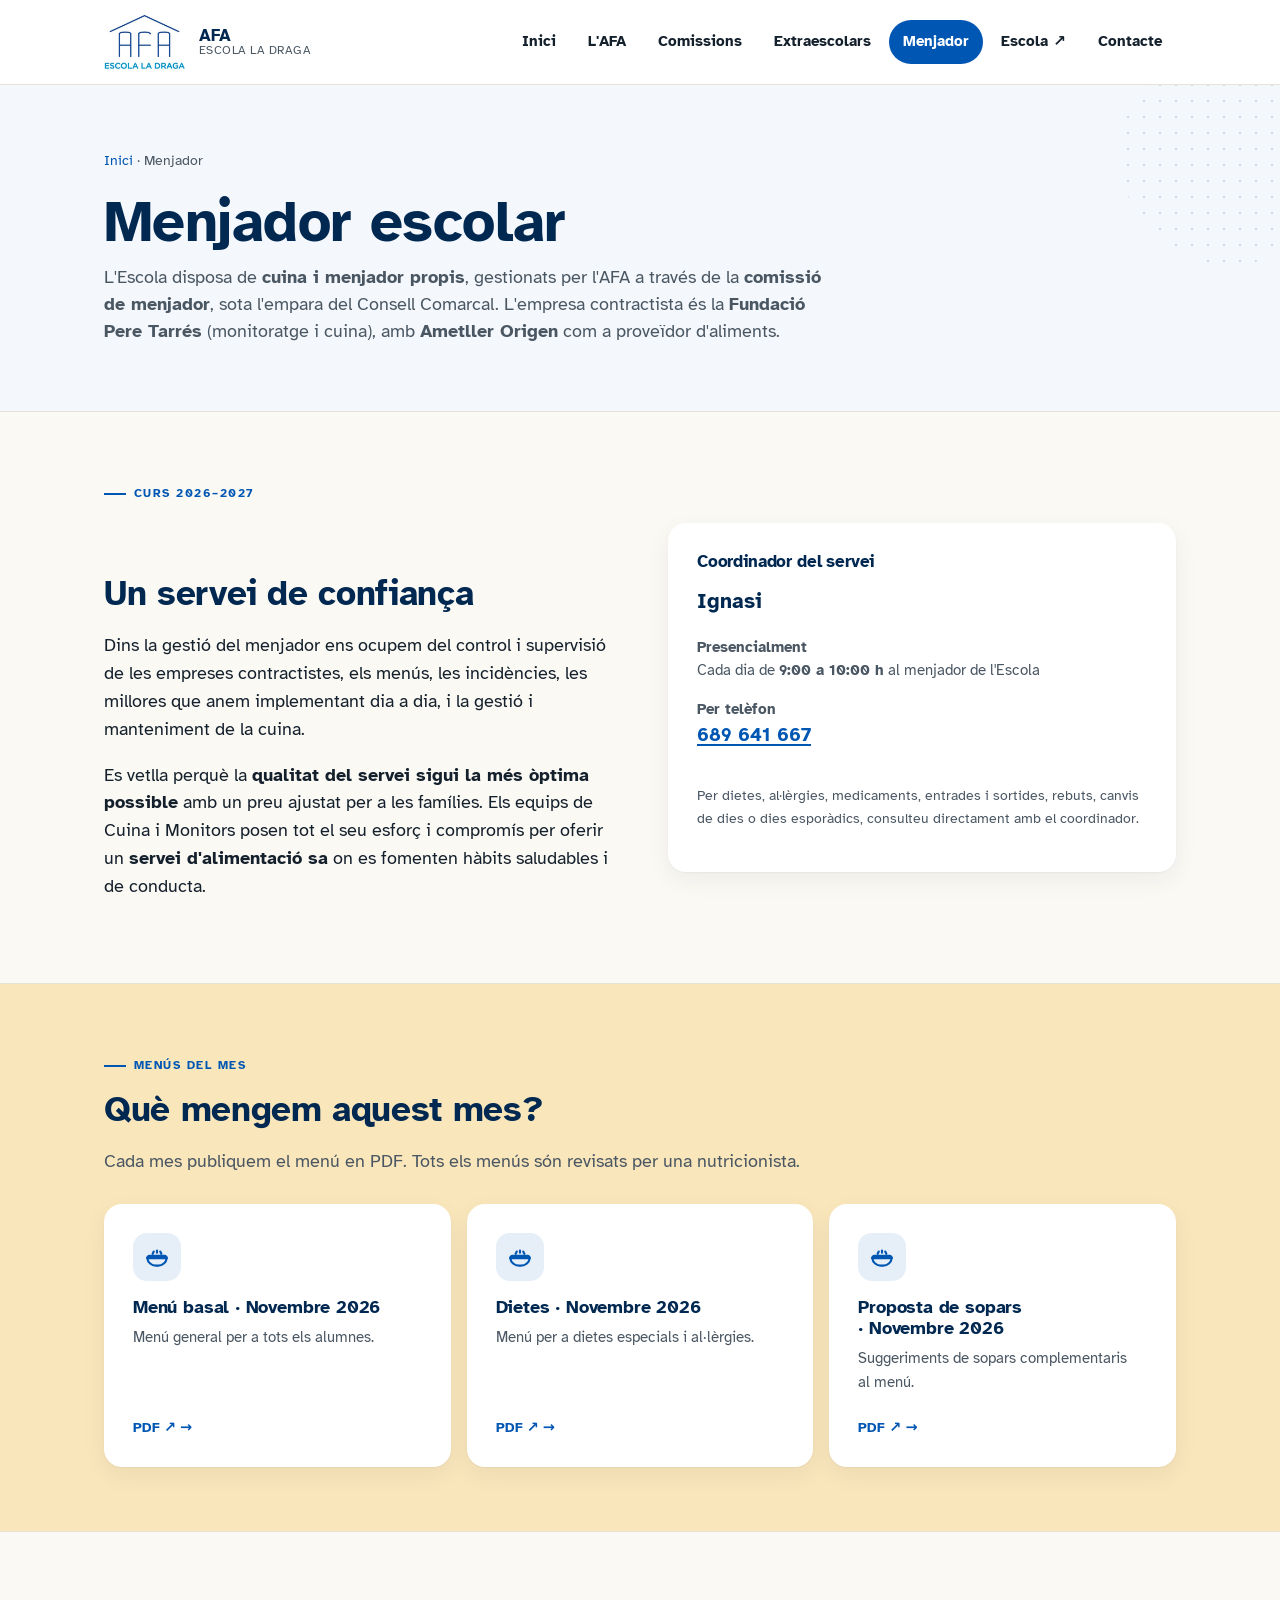
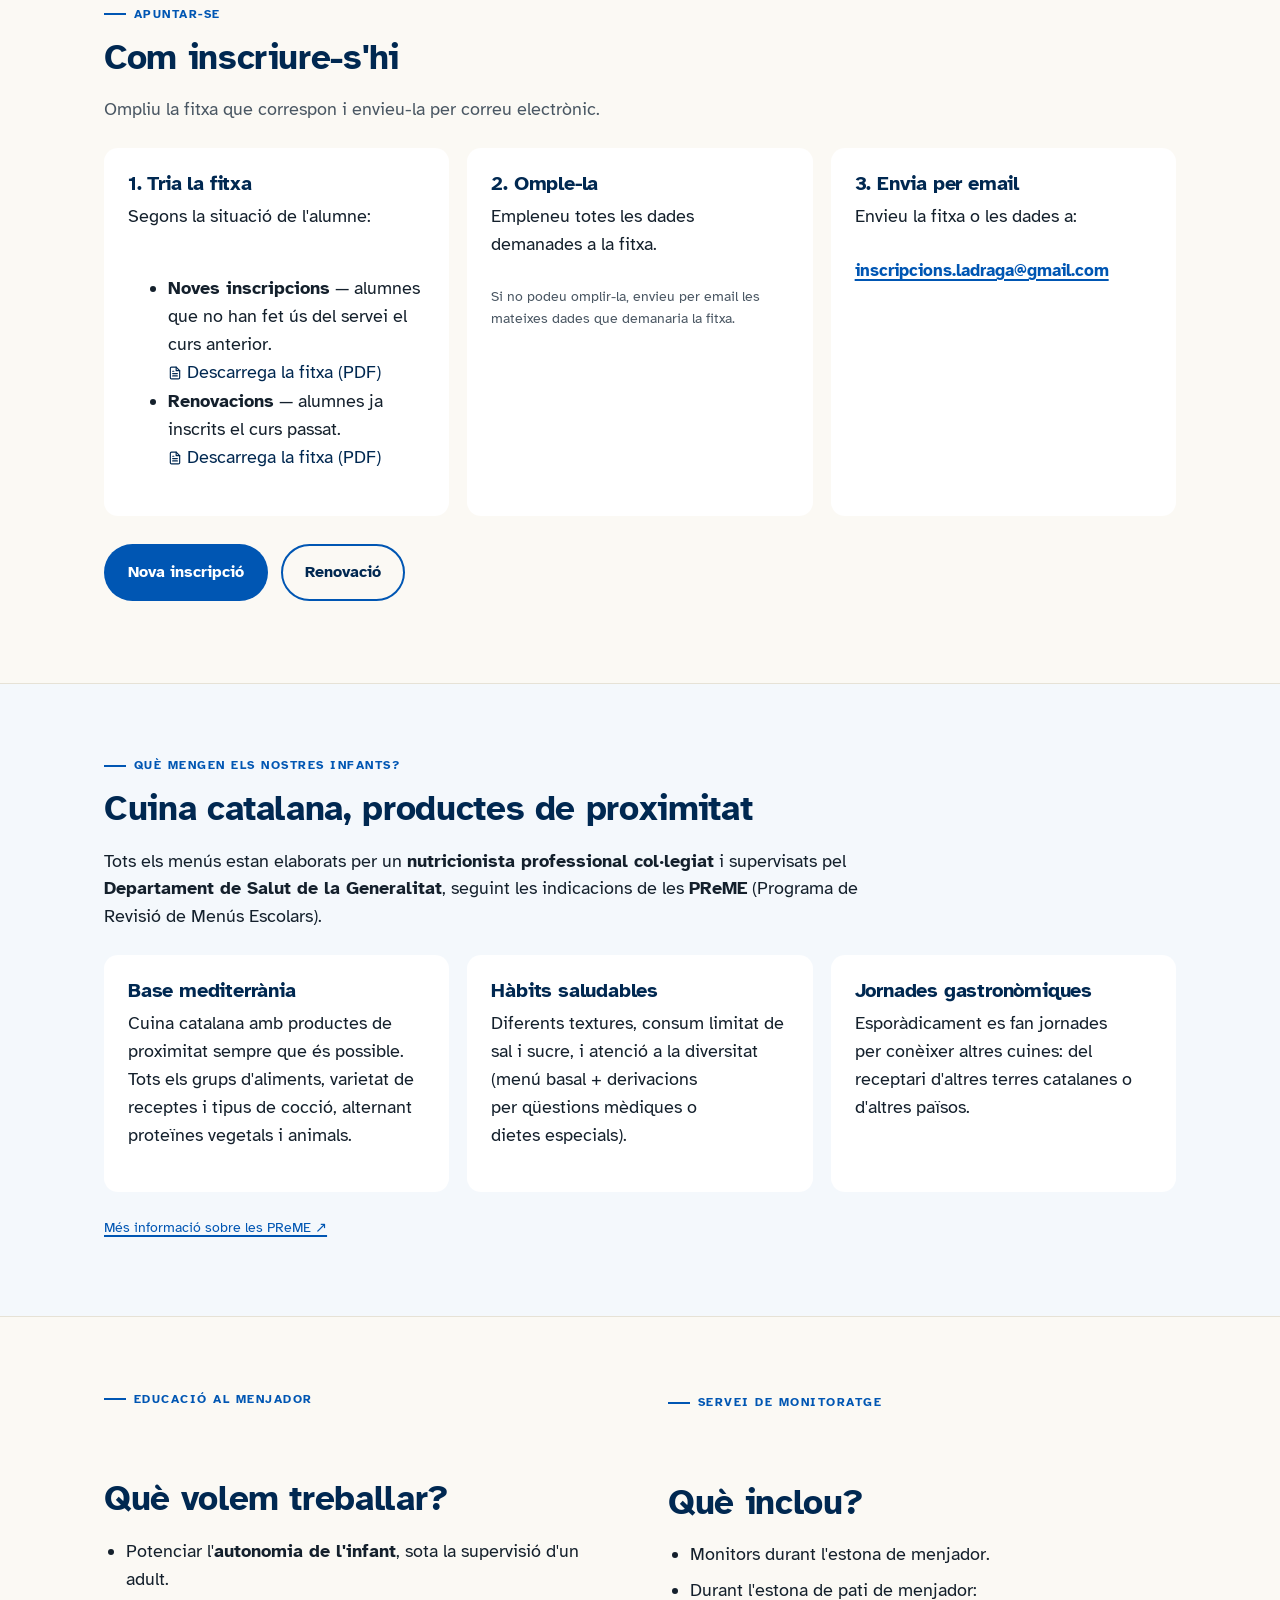
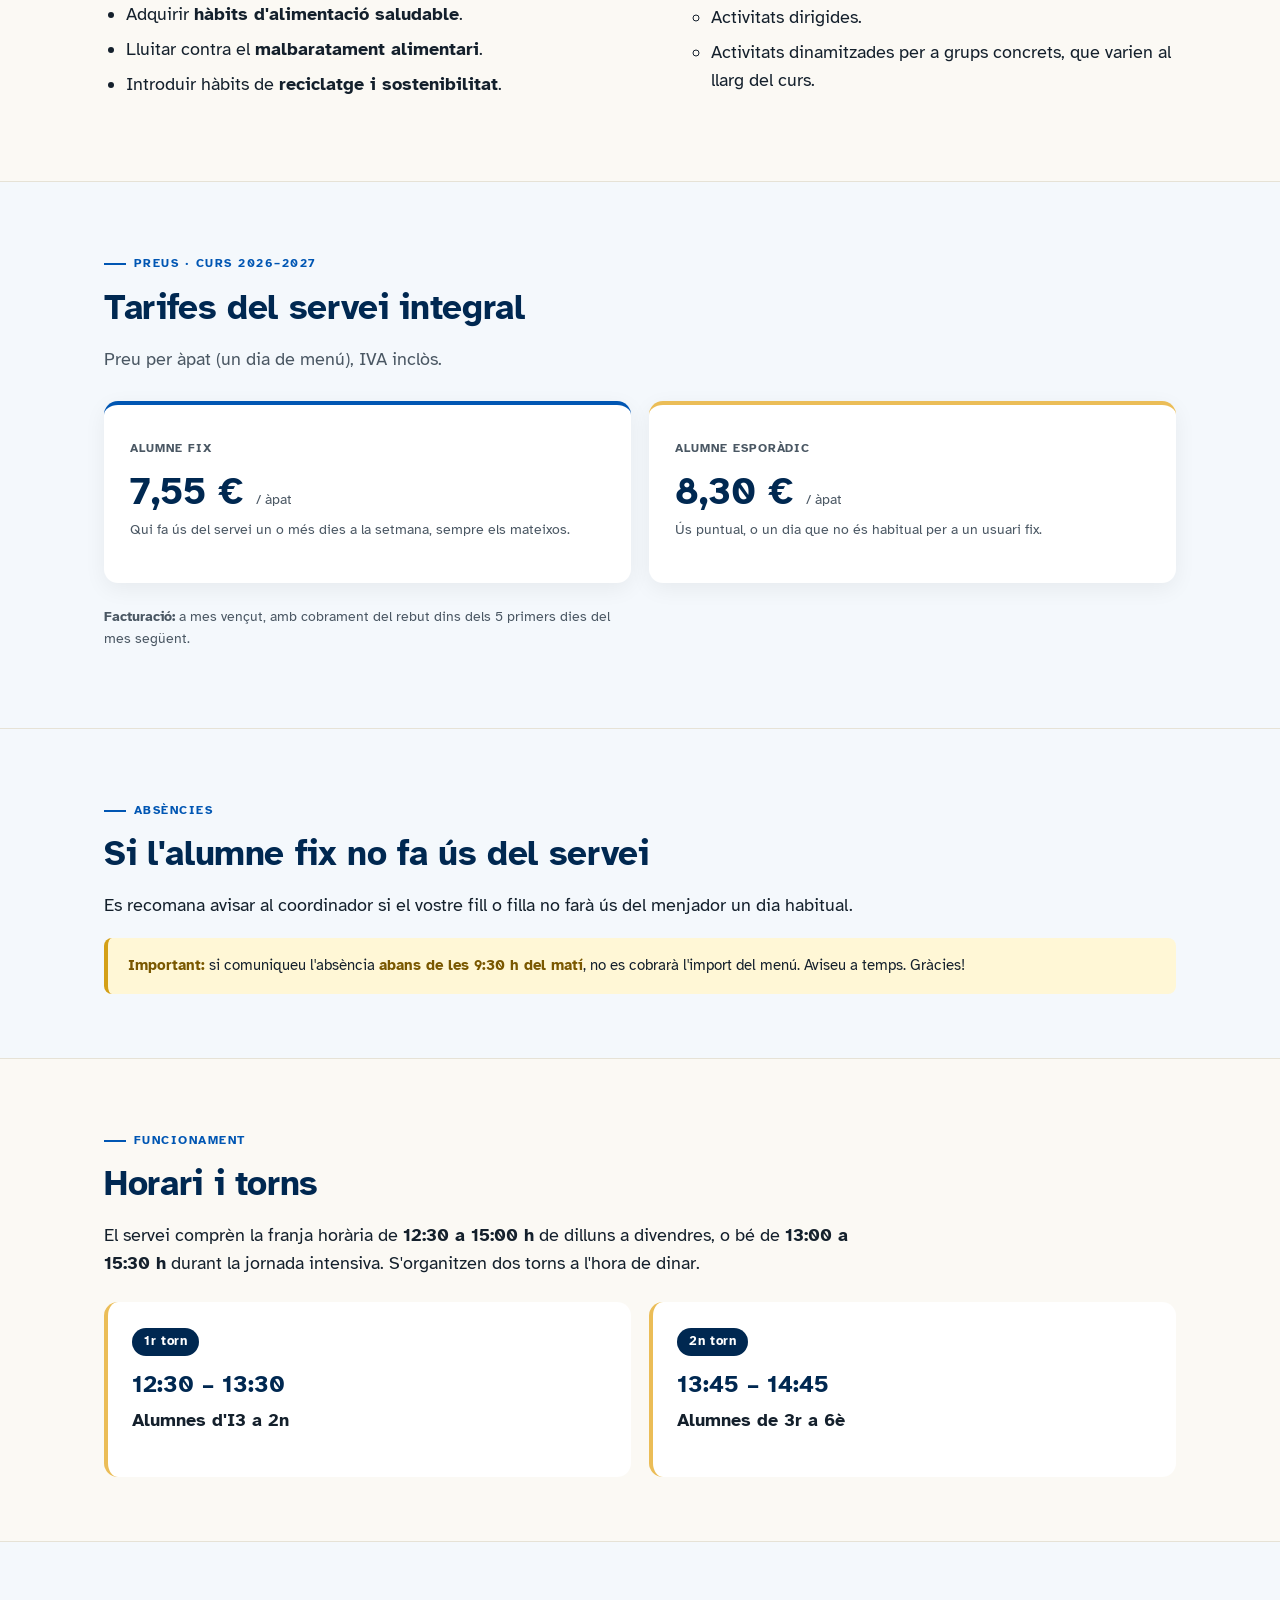
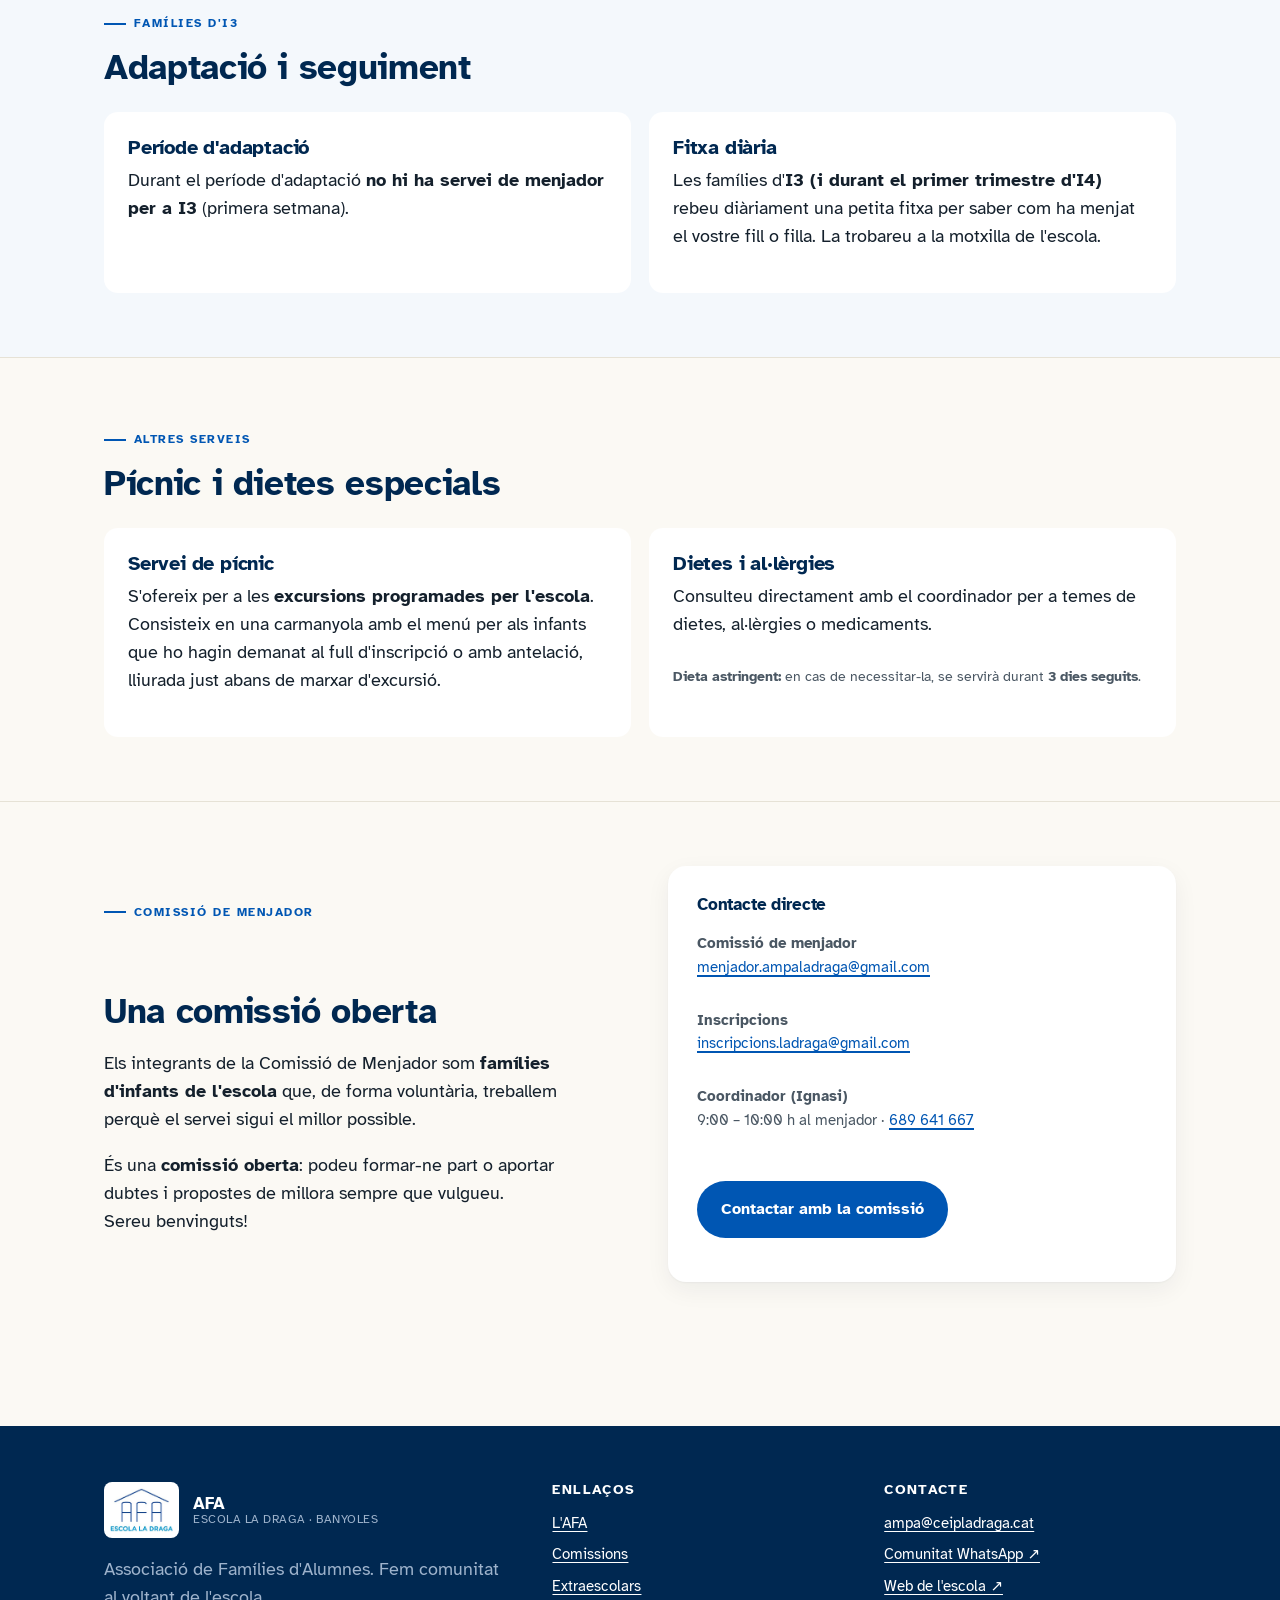
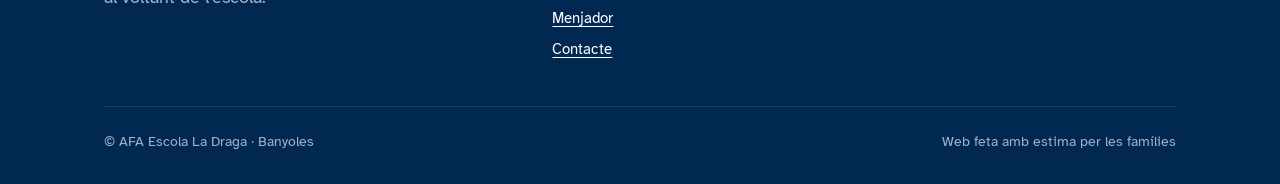
<file: web/menjador.html>
<!doctype html>
<html lang="ca">
<head>
<meta charset="utf-8">
<title>Menjador · AFA Escola La Draga</title>
<meta name="viewport" content="width=device-width, initial-scale=1">
<meta name="description" content="Servei de menjador de l'Escola La Draga gestionat per la Fundació Pere Tarrés: menús, preus, normativa, inscripcions i contacte.">
<link rel="icon" href="assets/logo-afa.jpg">
<link rel="stylesheet" href="assets/styles.css">
</head>
<body data-cards="shadow">
<a href="#main" class="skip">Salta al contingut</a>

<header class="site-header">
  <div class="wrap">
    <a href="index.html" class="brand" aria-label="AFA Escola La Draga, inici">
      <img src="assets/logo-afa.jpg" alt="" width="120" height="83">
      <span class="brand-text"><strong>AFA</strong><span>Escola La Draga</span></span>
    </a>
    <input type="checkbox" id="nav-toggle" class="nav-toggle-input" aria-hidden="true">
    <label for="nav-toggle" class="nav-toggle-label" aria-label="Obrir menú"><span></span><span></span><span></span></label>
    <nav class="main-nav" aria-label="Principal">
      <ul>
        <li><a href="index.html">Inici</a></li>
        <li><a href="afa.html">L'AFA</a></li>
        <li><a href="comissions.html">Comissions</a></li>
        <li><a href="extraescolars.html">Extraescolars</a></li>
        <li><a href="menjador.html" aria-current="page">Menjador</a></li>
        <li><a href="https://agora.xtec.cat/ceipladraga/" rel="external noopener" target="_blank">Escola ↗</a></li>
        <li><a href="contacte.html">Contacte</a></li>
      </ul>
    </nav>
  </div>
</header>

<main id="main" data-screen-label="07 Menjador">

  <section class="page-header">
    <div class="wrap">
      <p class="breadcrumbs"><a href="index.html">Inici</a> · Menjador</p>
      <h1>Menjador escolar</h1>
      <p>L'Escola disposa de <strong>cuina i menjador propis</strong>, gestionats per l'AFA a través de la <strong>comissió de menjador</strong>, sota l'empara del Consell Comarcal. L'empresa contractista és la <strong>Fundació Pere Tarrés</strong> (monitoratge i cuina), amb <strong>Ametller Origen</strong> com a proveïdor d'aliments.</p>
    </div>
  </section>

  <!-- BENVINGUDA -->
  <section class="block">
    <div class="wrap two-col even">
      <div class="prose">
        <span class="eyebrow">Curs 2026–2027</span>
        <h2>Un servei de confiança</h2>
        <p>Dins la gestió del menjador ens ocupem del control i supervisió de les empreses contractistes, els menús, les incidències, les millores que anem implementant dia a dia, i la gestió i manteniment de la cuina.</p>
        <p>Es vetlla perquè la <strong>qualitat del servei sigui la més òptima possible</strong> amb un preu ajustat per a les famílies. Els equips de Cuina i Monitors posen tot el seu esforç i compromís per oferir un <strong>servei d'alimentació sa</strong> on es fomenten hàbits saludables i de conducta.</p>
      </div>
      <div>
        <div class="info-block">
          <h3>Coordinador del servei</h3>
          <p class="big" style="margin: 6px 0 4px;">Ignasi</p>
          <p style="margin-top:14px;"><strong>Presencialment</strong><br>Cada dia de <strong>9:00 a 10:00 h</strong> al menjador de l'Escola</p>
          <p><strong>Per telèfon</strong><br><a href="tel:+34689641667" style="font-size:1.2rem; font-weight:600;">689 641 667</a></p>
          <p style="margin-top:18px; font-size:0.9rem; color:var(--ink-soft);">Per dietes, al·lèrgies, medicaments, entrades i sortides, rebuts, canvis de dies o dies esporàdics, consulteu directament amb el coordinador.</p>
        </div>
      </div>
    </div>
  </section>

  <!-- MENÚS DEL MES -->
  <section class="block bg-accent">
    <div class="wrap">
      <span class="eyebrow">Menús del mes</span>
      <h2>Què mengem aquest mes?</h2>
      <p class="muted">Cada mes publiquem el menú en PDF. Tots els menús són revisats per una nutricionista.</p>

      <div class="card-grid three-col" style="margin-top: 28px;">
        <a class="card" href="fitxers/menjador/20261101_basal.pdf" rel="external noopener" target="_blank">
          <span class="icon" aria-hidden="true">
            <svg viewBox="0 0 24 24" fill="none" stroke="currentColor" stroke-width="2" stroke-linecap="round" stroke-linejoin="round"><path d="M3 13h18a8 8 0 0 1-8 7h-2a8 8 0 0 1-8-7z"/><path d="M3 13c0-1 1-2 2-2h14c1 0 2 1 2 2"/><path d="M8 9l1-2M12 8V6M16 9l-1-2"/></svg>
          </span>
          <h3>Menú basal · Novembre 2026</h3>
          <p>Menú general per a tots els alumnes.</p>
          <span class="arrow">PDF ↗</span>
        </a>
        <a class="card" href="fitxers/menjador/20261101_dietes.pdf" rel="external noopener" target="_blank">
          <span class="icon" aria-hidden="true">
            <svg viewBox="0 0 24 24" fill="none" stroke="currentColor" stroke-width="2" stroke-linecap="round" stroke-linejoin="round"><path d="M3 13h18a8 8 0 0 1-8 7h-2a8 8 0 0 1-8-7z"/><path d="M3 13c0-1 1-2 2-2h14c1 0 2 1 2 2"/><path d="M8 9l1-2M12 8V6M16 9l-1-2"/></svg>
          </span>
          <h3>Dietes · Novembre 2026</h3>
          <p>Menú per a dietes especials i al·lèrgies.</p>
          <span class="arrow">PDF ↗</span>
        </a>
        <a class="card" href="fitxers/menjador/20261101_sopars.pdf" rel="external noopener" target="_blank">
          <span class="icon" aria-hidden="true">
            <svg viewBox="0 0 24 24" fill="none" stroke="currentColor" stroke-width="2" stroke-linecap="round" stroke-linejoin="round"><path d="M3 13h18a8 8 0 0 1-8 7h-2a8 8 0 0 1-8-7z"/><path d="M3 13c0-1 1-2 2-2h14c1 0 2 1 2 2"/><path d="M8 9l1-2M12 8V6M16 9l-1-2"/></svg>
          </span>
          <h3>Proposta de sopars · Novembre 2026</h3>
          <p>Suggeriments de sopars complementaris al menú.</p>
          <span class="arrow">PDF ↗</span>
        </a>
      </div>
    </div>
  </section>

  <!-- INSCRIPCIONS -->
  <section class="block">
    <div class="wrap">
      <span class="eyebrow">Apuntar-se</span>
      <h2>Com inscriure-s'hi</h2>
      <p class="muted">Ompliu la fitxa que correspon i envieu-la per correu electrònic.</p>

      <div class="info-icon-grid">
        <div class="info-icon-card">
          <h3>1. Tria la fitxa</h3>
          <p>Segons la situació de l'alumne:</p>
          <ul>
            <li>
              <strong>Noves inscripcions</strong> — alumnes que no han fet ús del servei el curs anterior.<br>
              <a class="contact-link" href="fitxers/menjador/20260901_altes_menjador.pdf" rel="external noopener" target="_blank"><svg width="14" height="14" viewBox="0 0 24 24" fill="none" stroke="currentColor" stroke-width="2" stroke-linecap="round" stroke-linejoin="round" aria-hidden="true"><path d="M14 2H6a2 2 0 0 0-2 2v16a2 2 0 0 0 2 2h12a2 2 0 0 0 2-2V8z"/><polyline points="14 2 14 8 20 8"/><line x1="16" y1="13" x2="8" y2="13"/><line x1="16" y1="17" x2="8" y2="17"/><polyline points="10 9 9 9 8 9"/></svg>Descarrega la fitxa (PDF)</a>
            </li>
            <li>
              <strong>Renovacions</strong> — alumnes ja inscrits el curs passat.<br>
              <a class="contact-link" href="fitxers/menjador/20260901_renovacio_menjador.pdf" rel="external noopener" target="_blank"><svg width="14" height="14" viewBox="0 0 24 24" fill="none" stroke="currentColor" stroke-width="2" stroke-linecap="round" stroke-linejoin="round" aria-hidden="true"><path d="M14 2H6a2 2 0 0 0-2 2v16a2 2 0 0 0 2 2h12a2 2 0 0 0 2-2V8z"/><polyline points="14 2 14 8 20 8"/><line x1="16" y1="13" x2="8" y2="13"/><line x1="16" y1="17" x2="8" y2="17"/><polyline points="10 9 9 9 8 9"/></svg>Descarrega la fitxa (PDF)</a>
            </li>
          </ul>
        </div>

        <div class="info-icon-card">
          <h3>2. Omple-la</h3>
          <p>Empleneu totes les dades demanades a la fitxa.</p>
          <p style="font-size:0.9rem; color:var(--ink-soft);">Si no podeu omplir-la, envieu per email les mateixes dades que demanaria la fitxa.</p>
        </div>

        <div class="info-icon-card">
          <h3>3. Envia per email</h3>
          <p>Envieu la fitxa o les dades a:</p>
          <p><a href="mailto:inscripcions.ladraga@gmail.com" style="font-size:1.05rem; font-weight:600;">inscripcions.ladraga@gmail.com</a></p>
        </div>
      </div>

      <p style="margin-top:28px;">
        <a class="btn btn-primary" href="fitxers/menjador/20260901_altes_menjador.pdf" rel="external noopener" target="_blank">Nova inscripció</a>
        <a class="btn btn-ghost" href="fitxers/menjador/20260901_renovacio_menjador.pdf" rel="external noopener" target="_blank" style="margin-left:8px;">Renovació</a>
      </p>
    </div>
  </section>

    <!-- QUÈ MENGEN ELS INFANTS -->
  <section class="block bg-subtle">
    <div class="wrap">
      <span class="eyebrow">Què mengen els nostres infants?</span>
      <h2>Cuina catalana, productes de proximitat</h2>
      <p>Tots els menús estan elaborats per un <strong>nutricionista professional col·legiat</strong> i supervisats pel <strong>Departament de Salut de la Generalitat</strong>, seguint les indicacions de les <strong>PReME</strong> (Programa de Revisió de Menús Escolars).</p>

      <div class="info-icon-grid">
        <div class="info-icon-card">
          <h3>Base mediterrània</h3>
          <p>Cuina catalana amb productes de proximitat sempre que és possible. Tots els grups d'aliments, varietat de receptes i tipus de cocció, alternant proteïnes vegetals i animals.</p>
        </div>
        <div class="info-icon-card">
          <h3>Hàbits saludables</h3>
          <p>Diferents textures, consum limitat de sal i sucre, i atenció a la diversitat (menú basal + derivacions per qüestions mèdiques o dietes especials).</p>
        </div>
        <div class="info-icon-card">
          <h3>Jornades gastronòmiques</h3>
          <p>Esporàdicament es fan jornades per conèixer altres cuines: del receptari d'altres terres catalanes o d'altres països.</p>
        </div>
      </div>

      <p style="margin-top:24px; font-size:0.9rem;"><a href="https://salutpublica.gencat.cat/ca/ambits/promocio/alimentacio-saludable/preme/" rel="external noopener" target="_blank">Més informació sobre les PReME ↗</a></p>
    </div>
  </section>

  <!-- QUÈ TREBALLEM -->
  <section class="block">
    <div class="wrap two-col even">
      <div class="prose">
        <span class="eyebrow">Educació al menjador</span>
        <h2>Què volem treballar?</h2>
        <ul>
          <li>Potenciar l'<strong>autonomia de l'infant</strong>, sota la supervisió d'un adult.</li>
          <li>Adquirir <strong>hàbits d'alimentació saludable</strong>.</li>
          <li>Lluitar contra el <strong>malbaratament alimentari</strong>.</li>
          <li>Introduir hàbits de <strong>reciclatge i sostenibilitat</strong>.</li>
        </ul>
      </div>
      <div class="prose">
        <span class="eyebrow">Servei de monitoratge</span>
        <h2>Què inclou?</h2>
        <ul>
          <li>Monitors durant l'estona de menjador.</li>
          <li>Durant l'estona de pati de menjador:
            <ul>
              <li>Activitats dirigides.</li>
              <li>Activitats dinamitzades per a grups concrets, que varien al llarg del curs.</li>
            </ul>
          </li>
        </ul>
      </div>
    </div>
  </section>

  <!-- PREUS -->
  <section class="block bg-subtle">
    <div class="wrap">
      <span class="eyebrow">Preus · Curs 2026–2027</span>
      <h2>Tarifes del servei integral</h2>
      <p class="muted">Preu per àpat (un dia de menú), IVA inclòs.</p>

      <div class="price-grid">
        <div class="price-card">
          <span class="label">Alumne fix</span>
          <p class="price">7,55 € <small>/ àpat</small></p>
          <p class="muted" style="font-size:0.9rem;">Qui fa ús del servei un o més dies a la setmana, sempre els mateixos.</p>
        </div>
        <div class="price-card" style="border-top-color: var(--accent);">
          <span class="label">Alumne esporàdic</span>
          <p class="price">8,30 € <small>/ àpat</small></p>
          <p class="muted" style="font-size:0.9rem;">Ús puntual, o un dia que no és habitual per a un usuari fix.</p>
        </div>
      </div>

      <p style="margin-top: 22px; font-size: 0.9rem; color: var(--ink-soft);"><strong>Facturació:</strong> a mes vençut, amb cobrament del rebut dins dels 5 primers dies del mes següent.</p>
    </div>
  </section>

  <!-- ABSÈNCIES -->
  <section class="block bg-subtle">
    <div class="wrap">
      <span class="eyebrow">Absències</span>
      <h2>Si l'alumne fix no fa ús del servei</h2>
      <p>Es recomana avisar al coordinador si el vostre fill o filla no farà ús del menjador un dia habitual.</p>

      <div class="alert-info">
        <strong>Important:</strong> si comuniqueu l'absència <strong>abans de les 9:30 h del matí</strong>, no es cobrarà l'import del menú. Aviseu a temps. Gràcies!
      </div>
    </div>
  </section>

  <!-- TORNS -->
  <section class="block">
    <div class="wrap">
      <span class="eyebrow">Funcionament</span>
      <h2>Horari i torns</h2>
      <p>El servei comprèn la franja horària de <strong>12:30 a 15:00 h</strong> de dilluns a divendres, o bé de <strong>13:00 a 15:30 h</strong> durant la jornada intensiva. S'organitzen dos torns a l'hora de dinar.</p>

      <div class="torns-grid">
        <div class="torn-card">
          <span class="torn-num">1r torn</span>
          <p class="torn-time">12:30 – 13:30</p>
          <p><strong>Alumnes d'I3 a 2n</strong></p>
        </div>
        <div class="torn-card">
          <span class="torn-num">2n torn</span>
          <p class="torn-time">13:45 – 14:45</p>
          <p><strong>Alumnes de 3r a 6è</strong></p>
        </div>
      </div>
    </div>
  </section>

  <!-- I3 -->
  <section class="block bg-subtle">
    <div class="wrap">
      <span class="eyebrow">Famílies d'I3</span>
      <h2>Adaptació i seguiment</h2>

      <div class="info-icon-grid">
        <div class="info-icon-card">
          <h3>Període d'adaptació</h3>
          <p>Durant el període d'adaptació <strong>no hi ha servei de menjador per a I3</strong> (primera setmana).</p>
        </div>
        <div class="info-icon-card">
          <h3>Fitxa diària</h3>
          <p>Les famílies d'<strong>I3 (i durant el primer trimestre d'I4)</strong> rebeu diàriament una petita fitxa per saber com ha menjat el vostre fill o filla. La trobareu a la motxilla de l'escola.</p>
        </div>
      </div>
    </div>
  </section>

  <!-- PÍCNIC + DIETES -->
  <section class="block">
    <div class="wrap">
      <span class="eyebrow">Altres serveis</span>
      <h2>Pícnic i dietes especials</h2>

      <div class="info-icon-grid">
        <div class="info-icon-card">
          <h3>Servei de pícnic</h3>
          <p>S'ofereix per a les <strong>excursions programades per l'escola</strong>. Consisteix en una carmanyola amb el menú per als infants que ho hagin demanat al full d'inscripció o amb antelació, lliurada just abans de marxar d'excursió.</p>
        </div>

        <div class="info-icon-card">
          <h3>Dietes i al·lèrgies</h3>
          <p>Consulteu directament amb el coordinador per a temes de dietes, al·lèrgies o medicaments.</p>
          <p style="font-size:0.9rem; color:var(--ink-soft);"><strong>Dieta astringent:</strong> en cas de necessitar-la, se servirà durant <strong>3 dies seguits</strong>.</p>
        </div>
      </div>
    </div>
  </section>

<!-- COMISSIÓ OBERTA -->
  <section class="block">
    <div class="wrap two-col even">
      <div class="prose">
        <span class="eyebrow">Comissió de menjador</span>
        <h2>Una comissió oberta</h2>
        <p>Els integrants de la Comissió de Menjador som <strong>famílies d'infants de l'escola</strong> que, de forma voluntària, treballem perquè el servei sigui el millor possible.</p>
        <p>És una <strong>comissió oberta</strong>: podeu formar-ne part o aportar dubtes i propostes de millora sempre que vulgueu. Sereu benvinguts!</p>
      </div>
      <div>
        <div class="info-block">
          <h3>Contacte directe</h3>
          <p style="margin-top:10px;"><strong>Comissió de menjador</strong><br><a href="mailto:menjador.ampaladraga@gmail.com">menjador.ampaladraga@gmail.com</a></p>
          <p style="margin-top:14px;"><strong>Inscripcions</strong><br><a href="mailto:inscripcions.ladraga@gmail.com">inscripcions.ladraga@gmail.com</a></p>
          <p style="margin-top:14px;"><strong>Coordinador (Ignasi)</strong><br>9:00 – 10:00 h al menjador · <a href="tel:+34689641667">689 641 667</a></p>
          <p style="margin-top:18px;"><a class="btn btn-primary" href="mailto:menjador.ampaladraga@gmail.com">Contactar amb la comissió</a></p>
        </div>
      </div>
    </div>
  </section>

  

</main>

<footer class="site-footer" data-screen-label="Footer">
  <div class="wrap">
    <div class="footer-grid">
      <div>
        <a href="index.html" class="brand">
          <img src="assets/logo-afa.jpg" alt="" width="100" height="69">
          <span class="brand-text"><strong>AFA</strong><span>Escola La Draga · Banyoles</span></span>
        </a>
        <p class="footer-tagline">Associació de Famílies d'Alumnes. Fem comunitat al voltant de l'escola.</p>
      </div>
      <div>
        <h4>Enllaços</h4>
        <ul>
          <li><a href="afa.html">L'AFA</a></li>
          <li><a href="comissions.html">Comissions</a></li>
          <li><a href="extraescolars.html">Extraescolars</a></li>
          <li><a href="menjador.html">Menjador</a></li>
          <li><a href="contacte.html">Contacte</a></li>
        </ul>
      </div>
      <div>
        <h4>Contacte</h4>
        <ul>
          <li><a href="mailto:ampa@ceipladraga.cat">ampa@ceipladraga.cat</a></li>
          <li><a href="https://chat.whatsapp.com/JeJYB9HPouA163zASYSJlp" rel="external noopener" target="_blank">Comunitat WhatsApp ↗</a></li>
          <li><a href="https://agora.xtec.cat/ceipladraga/" rel="external noopener" target="_blank">Web de l'escola ↗</a></li>
        </ul>
      </div>
    </div>
    <div class="legal">
      <span>© AFA Escola La Draga · Banyoles</span>
      <span>Web feta amb estima per les famílies</span>
    </div>
  </div>
</footer>

</body>
</html>
</file>
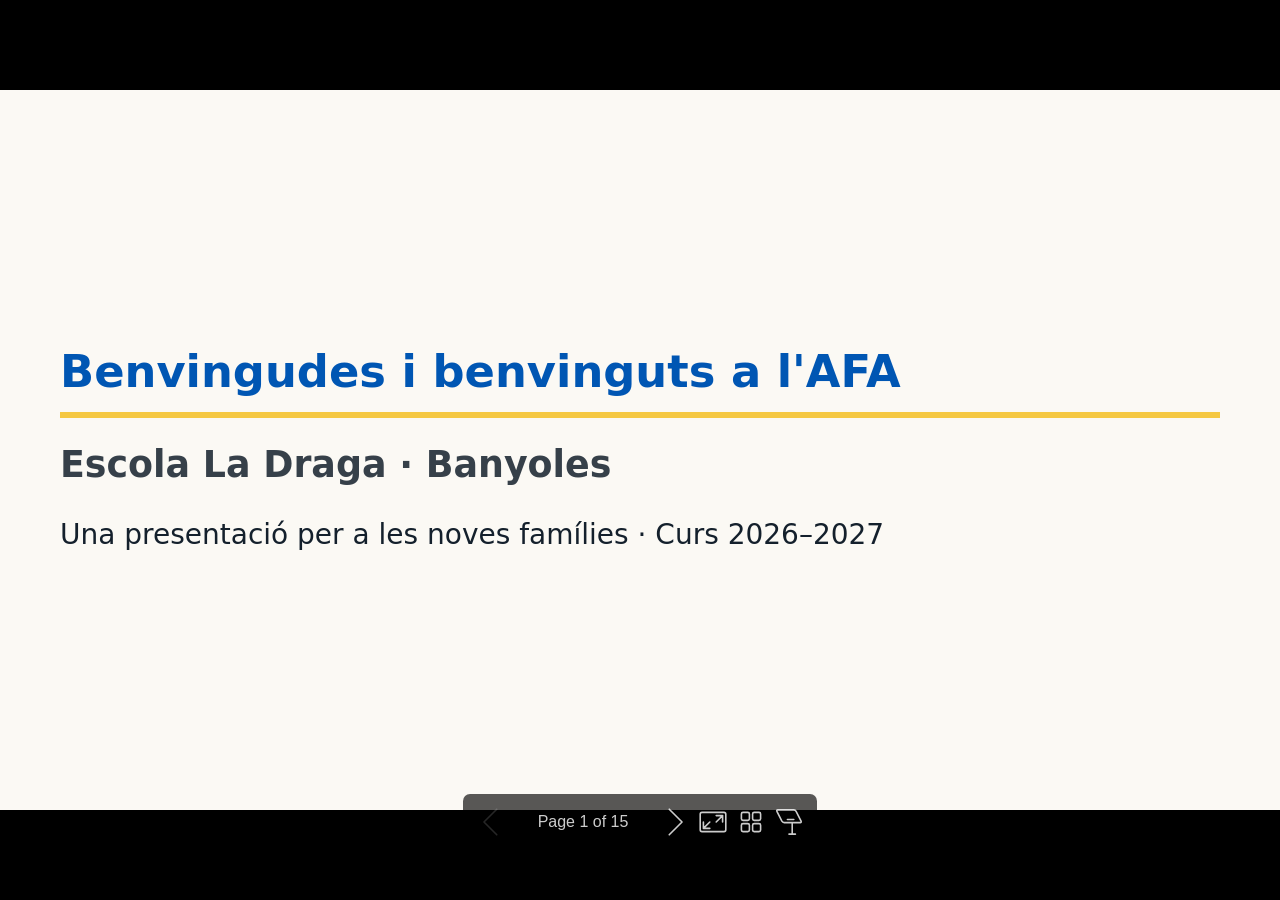
<file: web/presentacions/benvinguda-families.html>
<!DOCTYPE html><html lang="ca-ES"><head><title>Benvingudes i benvinguts a l'AFA</title><meta property="og:title" content="Benvingudes i benvinguts a l'AFA"><meta charset="UTF-8"><meta name="viewport" content="width=device-width,height=device-height,initial-scale=1.0"><meta name="apple-mobile-web-app-capable" content="yes"><meta http-equiv="X-UA-Compatible" content="ie=edge"><meta property="og:type" content="website"><meta name="twitter:card" content="summary"><style>@media screen{body[data-bespoke-view=""] .bespoke-marp-parent>.bespoke-marp-osc>button,body[data-bespoke-view=next] .bespoke-marp-parent>.bespoke-marp-osc>button,body[data-bespoke-view=overview] button.bespoke-marp-overview-close,body[data-bespoke-view=presenter] .bespoke-marp-presenter-container .bespoke-marp-presenter-info-container .bespoke-marp-presenter-info-page-area .bespoke-marp-presenter-info-page,body[data-bespoke-view=presenter] .bespoke-marp-presenter-container .bespoke-marp-presenter-info-container button,body[data-bespoke-view=presenter] .bespoke-marp-presenter-container .bespoke-marp-presenter-note-container button{appearance:none;background-color:initial;border:0;color:inherit;cursor:pointer;font-size:inherit;opacity:.8;outline:none;padding:0;transition:opacity .2s linear;-webkit-tap-highlight-color:transparent}body[data-bespoke-view=""] .bespoke-marp-parent>.bespoke-marp-osc>button:disabled,body[data-bespoke-view=next] .bespoke-marp-parent>.bespoke-marp-osc>button:disabled,body[data-bespoke-view=overview] button.bespoke-marp-overview-close:disabled,body[data-bespoke-view=presenter] .bespoke-marp-presenter-container .bespoke-marp-presenter-info-container .bespoke-marp-presenter-info-page-area .bespoke-marp-presenter-info-page:disabled,body[data-bespoke-view=presenter] .bespoke-marp-presenter-container .bespoke-marp-presenter-info-container button:disabled,body[data-bespoke-view=presenter] .bespoke-marp-presenter-container .bespoke-marp-presenter-note-container button:disabled{cursor:not-allowed;opacity:.15!important}body[data-bespoke-view=""] .bespoke-marp-parent>.bespoke-marp-osc>button:hover,body[data-bespoke-view=next] .bespoke-marp-parent>.bespoke-marp-osc>button:hover,body[data-bespoke-view=overview] button.bespoke-marp-overview-close:hover,body[data-bespoke-view=presenter] .bespoke-marp-presenter-container .bespoke-marp-presenter-info-container .bespoke-marp-presenter-info-page-area .bespoke-marp-presenter-info-page:hover,body[data-bespoke-view=presenter] .bespoke-marp-presenter-container .bespoke-marp-presenter-info-container button:hover,body[data-bespoke-view=presenter] .bespoke-marp-presenter-container .bespoke-marp-presenter-note-container button:hover{opacity:1}body[data-bespoke-view=""] .bespoke-marp-parent>.bespoke-marp-osc>button:hover:active,body[data-bespoke-view=next] .bespoke-marp-parent>.bespoke-marp-osc>button:hover:active,body[data-bespoke-view=overview] button.bespoke-marp-overview-close:hover:active,body[data-bespoke-view=presenter] .bespoke-marp-presenter-container .bespoke-marp-presenter-info-container .bespoke-marp-presenter-info-page-area .bespoke-marp-presenter-info-page:hover:active,body[data-bespoke-view=presenter] .bespoke-marp-presenter-container .bespoke-marp-presenter-info-container button:hover:active,body[data-bespoke-view=presenter] .bespoke-marp-presenter-container .bespoke-marp-presenter-note-container button:hover:active{opacity:.6}body[data-bespoke-view=""] .bespoke-marp-parent>.bespoke-marp-osc>button:hover:not(:disabled),body[data-bespoke-view=next] .bespoke-marp-parent>.bespoke-marp-osc>button:hover:not(:disabled),body[data-bespoke-view=overview] button.bespoke-marp-overview-close:hover:not(:disabled),body[data-bespoke-view=presenter] .bespoke-marp-presenter-container .bespoke-marp-presenter-info-container .bespoke-marp-presenter-info-page-area .bespoke-marp-presenter-info-page:hover:not(:disabled),body[data-bespoke-view=presenter] .bespoke-marp-presenter-container .bespoke-marp-presenter-info-container button:hover:not(:disabled),body[data-bespoke-view=presenter] .bespoke-marp-presenter-container .bespoke-marp-presenter-note-container button:hover:not(:disabled){transition:none}body[data-bespoke-view=""] .bespoke-marp-parent>.bespoke-marp-osc>button[data-bespoke-marp-osc=prev],body[data-bespoke-view=next] .bespoke-marp-parent>.bespoke-marp-osc>button[data-bespoke-marp-osc=prev],body[data-bespoke-view=presenter] .bespoke-marp-presenter-container .bespoke-marp-presenter-info-container button.bespoke-marp-presenter-info-page-prev{background:#0000 url("[data-uri]") no-repeat 50%;background-size:contain;overflow:hidden;text-indent:100%;white-space:nowrap}body[data-bespoke-view=""] .bespoke-marp-parent>.bespoke-marp-osc>button[data-bespoke-marp-osc=next],body[data-bespoke-view=next] .bespoke-marp-parent>.bespoke-marp-osc>button[data-bespoke-marp-osc=next],body[data-bespoke-view=presenter] .bespoke-marp-presenter-container .bespoke-marp-presenter-info-container button.bespoke-marp-presenter-info-page-next{background:#0000 url("[data-uri]") no-repeat 50%;background-size:contain;overflow:hidden;text-indent:100%;white-space:nowrap}body[data-bespoke-view=""] .bespoke-marp-parent>.bespoke-marp-osc>button[data-bespoke-marp-osc=fullscreen],body[data-bespoke-view=next] .bespoke-marp-parent>.bespoke-marp-osc>button[data-bespoke-marp-osc=fullscreen]{background:#0000 url("[data-uri]") no-repeat 50%;background-size:contain;overflow:hidden;text-indent:100%;white-space:nowrap}body[data-bespoke-view=""] .bespoke-marp-parent>.bespoke-marp-osc>button.exit[data-bespoke-marp-osc=fullscreen],body[data-bespoke-view=next] .bespoke-marp-parent>.bespoke-marp-osc>button.exit[data-bespoke-marp-osc=fullscreen]{background-image:url("[data-uri]")}body[data-bespoke-view=""] .bespoke-marp-parent>.bespoke-marp-osc>button[data-bespoke-marp-osc=presenter],body[data-bespoke-view=next] .bespoke-marp-parent>.bespoke-marp-osc>button[data-bespoke-marp-osc=presenter]{background:#0000 url("[data-uri]") no-repeat 50%;background-size:contain;overflow:hidden;text-indent:100%;white-space:nowrap}body[data-bespoke-view=overview] button.bespoke-marp-overview-close,body[data-bespoke-view=presenter] .bespoke-marp-presenter-container .bespoke-marp-presenter-note-container button.bespoke-marp-presenter-note-bigger{background:#0000 url("[data-uri]") no-repeat 50%;background-size:contain;overflow:hidden;text-indent:100%;white-space:nowrap}body[data-bespoke-view=presenter] .bespoke-marp-presenter-container .bespoke-marp-presenter-note-container button.bespoke-marp-presenter-note-smaller{background:#0000 url("[data-uri]") no-repeat 50%;background-size:contain;overflow:hidden;text-indent:100%;white-space:nowrap}body[data-bespoke-view=""] .bespoke-marp-parent>.bespoke-marp-osc>button[data-bespoke-marp-osc=overview],body[data-bespoke-view=next] .bespoke-marp-parent>.bespoke-marp-osc>button[data-bespoke-marp-osc=overview]{background:#0000 url("[data-uri]") no-repeat 50%;background-size:contain;overflow:hidden;text-indent:100%;white-space:nowrap}}@keyframes __bespoke_marp_transition_reduced_outgoing__{0%{opacity:1}to{opacity:0}}@keyframes __bespoke_marp_transition_reduced_incoming__{0%{mix-blend-mode:plus-lighter;opacity:0}to{mix-blend-mode:plus-lighter;opacity:1}}.bespoke-marp-note,.bespoke-marp-osc,.bespoke-progress-parent{display:none;transition:none}@media screen{::view-transition-group(*){animation-duration:var(--marp-bespoke-transition-animation-duration,.5s);animation-timing-function:ease}::view-transition-new(*),::view-transition-old(*){animation-delay:0s;animation-direction:var(--marp-bespoke-transition-animation-direction,normal);animation-duration:var(--marp-bespoke-transition-animation-duration,.5s);animation-fill-mode:both;animation-name:var(--marp-bespoke-transition-animation-name,var(--marp-bespoke-transition-animation-name-fallback,__bespoke_marp_transition_no_animation__));mix-blend-mode:normal}::view-transition-old(*){--marp-bespoke-transition-animation-name-fallback:__bespoke_marp_transition_reduced_outgoing__;animation-timing-function:ease}::view-transition-new(*){--marp-bespoke-transition-animation-name-fallback:__bespoke_marp_transition_reduced_incoming__;animation-timing-function:ease}::view-transition-new(root),::view-transition-old(root){animation-timing-function:linear}::view-transition-new(__bespoke_marp_transition_osc__),::view-transition-old(__bespoke_marp_transition_osc__){animation-duration:0s!important;animation-name:__bespoke_marp_transition_osc__!important}::view-transition-new(__bespoke_marp_transition_osc__){opacity:0!important}.bespoke-marp-transition-warming-up::view-transition-group(*),.bespoke-marp-transition-warming-up::view-transition-new(*),.bespoke-marp-transition-warming-up::view-transition-old(*){animation-play-state:paused!important}body,html{height:100%;margin:0}body{background:#000;overflow:hidden}svg.bespoke-marp-slide{content-visibility:hidden;interactivity:inert;opacity:0;pointer-events:none;z-index:-1}svg.bespoke-marp-slide:not(.bespoke-marp-active) *{view-transition-name:none!important}svg.bespoke-marp-slide.bespoke-marp-active{content-visibility:visible;interactivity:auto;opacity:1;pointer-events:auto;z-index:0}svg.bespoke-marp-slide.bespoke-marp-active.bespoke-marp-active-ready *{animation-name:__bespoke_marp__!important}@supports not (content-visibility:hidden){svg.bespoke-marp-slide[data-bespoke-marp-load=hideable]{display:none}svg.bespoke-marp-slide[data-bespoke-marp-load=hideable].bespoke-marp-active{display:block}}}@media screen and (prefers-reduced-motion:reduce){svg.bespoke-marp-slide *{view-transition-name:none!important}}@media screen{[data-bespoke-marp-fragment=inactive]{visibility:hidden}body[data-bespoke-view=""] .bespoke-marp-parent,body[data-bespoke-view=next] .bespoke-marp-parent{inset:0;position:absolute}body[data-bespoke-view=""] .bespoke-marp-parent>.bespoke-marp-osc,body[data-bespoke-view=next] .bespoke-marp-parent>.bespoke-marp-osc{background:#000000a6;border-radius:7px;bottom:50px;color:#fff;contain:paint;display:block;font-family:Helvetica,Arial,sans-serif;font-size:16px;left:50%;line-height:0;opacity:1;padding:12px;position:absolute;touch-action:manipulation;transform:translateX(-50%);transition:opacity .2s linear;-webkit-user-select:none;user-select:none;view-transition-name:__bespoke_marp_transition_osc__;white-space:nowrap;will-change:transform;z-index:1}body[data-bespoke-view=""] .bespoke-marp-parent>.bespoke-marp-osc>:where(*),body[data-bespoke-view=next] .bespoke-marp-parent>.bespoke-marp-osc>:where(*){margin-left:6px}body[data-bespoke-view=""] .bespoke-marp-parent>.bespoke-marp-osc>:where(*):where(:first-child),body[data-bespoke-view=next] .bespoke-marp-parent>.bespoke-marp-osc>:where(*):where(:first-child){margin-left:0}body[data-bespoke-view=""] .bespoke-marp-parent>.bespoke-marp-osc>span,body[data-bespoke-view=next] .bespoke-marp-parent>.bespoke-marp-osc>span{opacity:.8}body[data-bespoke-view=""] .bespoke-marp-parent>.bespoke-marp-osc>span[data-bespoke-marp-osc=page],body[data-bespoke-view=next] .bespoke-marp-parent>.bespoke-marp-osc>span[data-bespoke-marp-osc=page]{display:inline-block;min-width:140px;text-align:center}body[data-bespoke-view=""] .bespoke-marp-parent>.bespoke-marp-osc>button[data-bespoke-marp-osc=fullscreen],body[data-bespoke-view=""] .bespoke-marp-parent>.bespoke-marp-osc>button[data-bespoke-marp-osc=next],body[data-bespoke-view=""] .bespoke-marp-parent>.bespoke-marp-osc>button[data-bespoke-marp-osc=overview],body[data-bespoke-view=""] .bespoke-marp-parent>.bespoke-marp-osc>button[data-bespoke-marp-osc=presenter],body[data-bespoke-view=""] .bespoke-marp-parent>.bespoke-marp-osc>button[data-bespoke-marp-osc=prev],body[data-bespoke-view=next] .bespoke-marp-parent>.bespoke-marp-osc>button[data-bespoke-marp-osc=fullscreen],body[data-bespoke-view=next] .bespoke-marp-parent>.bespoke-marp-osc>button[data-bespoke-marp-osc=next],body[data-bespoke-view=next] .bespoke-marp-parent>.bespoke-marp-osc>button[data-bespoke-marp-osc=overview],body[data-bespoke-view=next] .bespoke-marp-parent>.bespoke-marp-osc>button[data-bespoke-marp-osc=presenter],body[data-bespoke-view=next] .bespoke-marp-parent>.bespoke-marp-osc>button[data-bespoke-marp-osc=prev]{height:32px;line-height:32px;width:32px}body[data-bespoke-view=""] .bespoke-marp-parent.bespoke-marp-inactive,body[data-bespoke-view=next] .bespoke-marp-parent.bespoke-marp-inactive{cursor:none}body[data-bespoke-view=""] .bespoke-marp-parent.bespoke-marp-inactive>.bespoke-marp-osc,body[data-bespoke-view=next] .bespoke-marp-parent.bespoke-marp-inactive>.bespoke-marp-osc{opacity:0;pointer-events:none}body[data-bespoke-view=""] svg.bespoke-marp-slide,body[data-bespoke-view=next] svg.bespoke-marp-slide{height:100%;left:0;position:absolute;top:0;width:100%}body[data-bespoke-view=""] .bespoke-progress-parent{background:#222;display:flex;height:5px;width:100%}body[data-bespoke-view=""] .bespoke-progress-parent+:where(.bespoke-marp-parent){top:5px}body[data-bespoke-view=""] .bespoke-progress-parent .bespoke-progress-bar{background:#0288d1;flex:0 0 0;transition:flex-basis .2s cubic-bezier(0,1,1,1)}body[data-bespoke-view=next]{background:#0000}body[data-bespoke-view=presenter]{background:#161616}body[data-bespoke-view=presenter] .bespoke-marp-presenter-container{display:grid;font-family:Helvetica,Arial,sans-serif;grid-template:"current dragbar next" minmax(140px,1fr) "current dragbar note" 2fr "info    dragbar note" 3em;grid-template-columns:minmax(3px,var(--bespoke-marp-presenter-split-ratio,66%)) 0 minmax(3px,1fr);height:100%;left:0;position:absolute;top:0;width:100%}body[data-bespoke-view=presenter] .bespoke-marp-presenter-container :where(.bespoke-marp-parent){grid-area:current;overflow:hidden;position:relative}body[data-bespoke-view=presenter] .bespoke-marp-presenter-container :where(.bespoke-marp-parent) :where(svg.bespoke-marp-slide){height:calc(100% - 40px);left:20px;pointer-events:none;position:absolute;top:20px;-webkit-user-select:none;user-select:none;width:calc(100% - 40px)}body[data-bespoke-view=presenter] .bespoke-marp-presenter-container :where(.bespoke-marp-parent) :where(svg.bespoke-marp-slide).bespoke-marp-active{filter:drop-shadow(0 3px 10px rgba(0,0,0,.5))}body[data-bespoke-view=presenter] .bespoke-marp-presenter-container .bespoke-marp-presenter-dragbar-container{background:#0288d1;cursor:col-resize;grid-area:dragbar;margin-left:-3px;opacity:0;position:relative;transition:opacity .4s linear .1s;width:6px;z-index:10}body[data-bespoke-view=presenter] .bespoke-marp-presenter-container .bespoke-marp-presenter-dragbar-container:hover{opacity:1}body[data-bespoke-view=presenter] .bespoke-marp-presenter-container .bespoke-marp-presenter-dragbar-container.active{opacity:1;transition-delay:0s}body[data-bespoke-view=presenter] .bespoke-marp-presenter-container .bespoke-marp-presenter-next-container{background:#222;cursor:pointer;display:none;grid-area:next;overflow:hidden;position:relative}body[data-bespoke-view=presenter] .bespoke-marp-presenter-container .bespoke-marp-presenter-next-container.active{display:block}body[data-bespoke-view=presenter] .bespoke-marp-presenter-container .bespoke-marp-presenter-next-container iframe.bespoke-marp-presenter-next{background:#0000;border:0;display:block;filter:drop-shadow(0 3px 10px rgba(0,0,0,.5));height:calc(100% - 40px);left:20px;pointer-events:none;position:absolute;interactivity:inert;top:20px;-webkit-user-select:none;user-select:none;width:calc(100% - 40px)}body[data-bespoke-view=presenter] .bespoke-marp-presenter-container .bespoke-marp-presenter-note-container{background:#222;color:#eee;grid-area:note;position:relative;z-index:1}body[data-bespoke-view=presenter] .bespoke-marp-presenter-container .bespoke-marp-presenter-note-container button{height:1.5em;line-height:1.5em;width:1.5em}body[data-bespoke-view=presenter] .bespoke-marp-presenter-container .bespoke-marp-presenter-note-container .bespoke-marp-presenter-note-wrapper{display:block;inset:0;position:absolute}body[data-bespoke-view=presenter] .bespoke-marp-presenter-container .bespoke-marp-presenter-note-container .bespoke-marp-presenter-note-buttons{background:#000000a6;border-radius:4px;bottom:0;display:flex;gap:4px;margin:12px;opacity:0;padding:6px;pointer-events:none;position:absolute;right:0;transition:opacity .2s linear}body[data-bespoke-view=presenter] .bespoke-marp-presenter-container .bespoke-marp-presenter-note-container .bespoke-marp-presenter-note-buttons:focus-within,body[data-bespoke-view=presenter] .bespoke-marp-presenter-container .bespoke-marp-presenter-note-container .bespoke-marp-presenter-note-wrapper:focus-within+.bespoke-marp-presenter-note-buttons,body[data-bespoke-view=presenter] .bespoke-marp-presenter-container .bespoke-marp-presenter-note-container:hover .bespoke-marp-presenter-note-buttons{opacity:1;pointer-events:auto}body[data-bespoke-view=presenter] .bespoke-marp-presenter-container .bespoke-marp-presenter-note-container .bespoke-marp-note{box-sizing:border-box;font-size:calc(1.1em*var(--bespoke-marp-note-font-scale, 1));height:calc(100% - 40px);margin:20px;overflow:auto;padding-right:3px;white-space:pre-wrap;width:calc(100% - 40px);word-wrap:break-word;scrollbar-color:#eeeeee80 #0000;scrollbar-width:thin}body[data-bespoke-view=presenter] .bespoke-marp-presenter-container .bespoke-marp-presenter-note-container .bespoke-marp-note::-webkit-scrollbar{width:6px}body[data-bespoke-view=presenter] .bespoke-marp-presenter-container .bespoke-marp-presenter-note-container .bespoke-marp-note::-webkit-scrollbar-track{background:#0000}body[data-bespoke-view=presenter] .bespoke-marp-presenter-container .bespoke-marp-presenter-note-container .bespoke-marp-note::-webkit-scrollbar-thumb{background:#eeeeee80;border-radius:6px}body[data-bespoke-view=presenter] .bespoke-marp-presenter-container .bespoke-marp-presenter-note-container .bespoke-marp-note:empty{pointer-events:none}body[data-bespoke-view=presenter] .bespoke-marp-presenter-container .bespoke-marp-presenter-note-container .bespoke-marp-note.active{display:block}body[data-bespoke-view=presenter] .bespoke-marp-presenter-container .bespoke-marp-presenter-note-container .bespoke-marp-note p:first-child{margin-top:0}body[data-bespoke-view=presenter] .bespoke-marp-presenter-container .bespoke-marp-presenter-note-container .bespoke-marp-note p:last-child{margin-bottom:0}body[data-bespoke-view=presenter] .bespoke-marp-presenter-container .bespoke-marp-presenter-info-container{align-items:center;box-sizing:border-box;color:#eee;display:flex;flex-wrap:nowrap;grid-area:info;justify-content:center;overflow:hidden;padding:0 10px}body[data-bespoke-view=presenter] .bespoke-marp-presenter-container .bespoke-marp-presenter-info-container .bespoke-marp-presenter-info-page-area,body[data-bespoke-view=presenter] .bespoke-marp-presenter-container .bespoke-marp-presenter-info-container .bespoke-marp-presenter-info-time,body[data-bespoke-view=presenter] .bespoke-marp-presenter-container .bespoke-marp-presenter-info-container .bespoke-marp-presenter-info-timer{box-sizing:border-box;display:block;padding:0 10px;white-space:nowrap;width:100%}body[data-bespoke-view=presenter] .bespoke-marp-presenter-container .bespoke-marp-presenter-info-container button{height:1.5em;line-height:1.5em;width:1.5em}body[data-bespoke-view=presenter] .bespoke-marp-presenter-container .bespoke-marp-presenter-info-container .bespoke-marp-presenter-info-page-area{order:2;text-align:center}body[data-bespoke-view=presenter] .bespoke-marp-presenter-container .bespoke-marp-presenter-info-container .bespoke-marp-presenter-info-page-area .bespoke-marp-presenter-info-page{display:inline-block;min-width:120px;text-align:center}body[data-bespoke-view=presenter] .bespoke-marp-presenter-container .bespoke-marp-presenter-info-container .bespoke-marp-presenter-info-time{color:#999;order:1;text-align:left}body[data-bespoke-view=presenter] .bespoke-marp-presenter-container .bespoke-marp-presenter-info-container .bespoke-marp-presenter-info-timer{color:#999;order:3;text-align:right}body[data-bespoke-view=presenter] .bespoke-marp-presenter-container .bespoke-marp-presenter-info-container .bespoke-marp-presenter-info-timer:hover{cursor:pointer}body[data-bespoke-view=overview]{background:#161616;overflow:auto}body[data-bespoke-view=overview] [data-bespoke-marp-fragment=inactive]{visibility:visible}body[data-bespoke-view=overview] .bespoke-marp-overview-header{backdrop-filter:blur(4px);background:#222222d9;box-shadow:0 3px 10px #00000080;box-sizing:border-box;display:flex;height:48px;inset:0 0 auto;justify-content:flex-end;padding:10px;position:fixed;z-index:1}body[data-bespoke-view=overview] button.bespoke-marp-overview-close{height:28px;line-height:28px;transform:rotate(45deg);width:28px}body[data-bespoke-view=overview] .bespoke-marp-parent{display:grid;gap:40px;grid-template-columns:repeat(auto-fit,minmax(0,240px));justify-content:space-around;padding:30px}body[data-bespoke-view=overview] .bespoke-marp-parent svg.bespoke-marp-slide{--bov-selected:#0000;--bov-focus:#161616;--bov-focus-outline:#0000;background-image:conic-gradient(#161616 0 0),conic-gradient(var(--bov-focus) 0 0),conic-gradient(var(--bov-focus-outline) 0 0),conic-gradient(var(--bov-selected) 0 0);background-position:5px 5px,3px 3px,2px 2px,0 0;background-repeat:no-repeat;background-size:calc(100% - 10px) calc(100% - 10px),calc(100% - 6px) calc(100% - 6px),calc(100% - 4px) calc(100% - 4px),100% 100%;content-visibility:visible;cursor:pointer;filter:drop-shadow(0 3px 10px rgba(0,0,0,.5));margin:-6px;padding:6px;interactivity:auto;opacity:1;outline:0;pointer-events:auto;scroll-margin-block:30px;width:100%;z-index:0}body[data-bespoke-view=overview] .bespoke-marp-parent svg.bespoke-marp-slide *,body[data-bespoke-view=overview] .bespoke-marp-parent svg.bespoke-marp-slide.bespoke-marp-active *{pointer-events:none;interactivity:inert}body[data-bespoke-view=overview] .bespoke-marp-parent svg.bespoke-marp-slide:active,body[data-bespoke-view=overview] .bespoke-marp-parent svg.bespoke-marp-slide:focus-visible,body[data-bespoke-view=overview] .bespoke-marp-parent svg.bespoke-marp-slide:hover{--bov-focus-outline:#161616}body[data-bespoke-view=overview] .bespoke-marp-parent svg.bespoke-marp-slide:focus-visible,body[data-bespoke-view=overview] .bespoke-marp-parent svg.bespoke-marp-slide:hover{--bov-focus:#999}body[data-bespoke-view=overview] .bespoke-marp-parent svg.bespoke-marp-slide:active{--bov-focus:#eee}body[data-bespoke-view=overview] .bespoke-marp-parent svg.bespoke-marp-slide.bespoke-marp-active{--bov-selected:#0288d1}body[data-bespoke-view=overview]:has(.bespoke-marp-overview-header) .bespoke-marp-parent{padding-top:78px}body[data-bespoke-view=overview]:has(.bespoke-marp-overview-header) .bespoke-marp-parent svg.bespoke-marp-slide{scroll-margin-top:78px}.bespoke-marp-overview{background:#000000a6;inset:0;opacity:0;pointer-events:none;position:fixed;transition:opacity .1s ease;z-index:10}.bespoke-marp-overview iframe{background:#222;border:0;display:block;height:100%;left:0;position:absolute;top:0;width:100%}.bespoke-marp-overview[data-open="1"]{opacity:1;pointer-events:auto}}@media print{.bespoke-marp-overview,.bespoke-marp-presenter-info-container,.bespoke-marp-presenter-next-container,.bespoke-marp-presenter-note-container{display:none}}</style><style>@keyframes marp-outgoing-transition-__builtin__fade{0%{opacity:1}to{opacity:0}}@keyframes marp-incoming-transition-__builtin__fade{0%{mix-blend-mode:plus-lighter;opacity:0}to{mix-blend-mode:plus-lighter;opacity:1}}</style><style>div#\:\$p > svg > foreignObject > section{width:1280px;height:720px;box-sizing:border-box;overflow:hidden;position:relative;scroll-snap-align:center center;-webkit-text-size-adjust:100%;text-size-adjust:100%}div#\:\$p > svg > foreignObject > section::after{bottom:0;content:attr(data-marpit-pagination);padding:inherit;pointer-events:none;position:absolute;right:0}div#\:\$p > svg > foreignObject > section:not([data-marpit-pagination])::after{display:none}div#\:\$p > svg > foreignObject > section :is(h1, marp-h1){font-size:2em;margin-block:0.67em}div#\:\$p > svg > foreignObject > section video::-webkit-media-controls{will-change:transform}@page {size:1280px 720px;margin:0}@media print{html, body{background-color:#fff;margin:0;page-break-inside:avoid;break-inside:avoid-page}div#\:\$p > svg > foreignObject > section{page-break-before:always;break-before:page}div#\:\$p > svg > foreignObject > section, div#\:\$p > svg > foreignObject > section *{-webkit-print-color-adjust:exact!important;animation-delay:0s!important;animation-duration:0s!important;color-adjust:exact!important;print-color-adjust:exact!important;transition:none!important}div#\:\$p > svg[data-marpit-svg]{display:block;height:100vh;width:100vw}}div#\:\$p > svg > foreignObject > section{--fgColor-danger:light-dark(#d1242f, #f85149);--bgColor-attention-muted:light-dark(#fff8c5, #bb800926);--bgColor-muted:light-dark(#f6f8fa, #151b23);--bgColor-neutral-muted:light-dark(#818b981f, #656c7633);--borderColor-accent-emphasis:light-dark(#0969da, #1f6feb);--borderColor-attention-emphasis:light-dark(#9a6700, #9e6a03);--borderColor-danger-emphasis:light-dark(#cf222e, #da3633);--borderColor-default:light-dark(#d1d9e0, #3d444d);--borderColor-done-emphasis:light-dark(#8250df, #8957e5);--borderColor-success-emphasis:light-dark(#1a7f37, #238636);--color-prettylights-syntax-brackethighlighter-angle:light-dark(#59636e, #9198a1);--color-prettylights-syntax-brackethighlighter-unmatched:light-dark(#82071e, #f85149);--color-prettylights-syntax-carriage-return-bg:light-dark(#cf222e, #b62324);--color-prettylights-syntax-carriage-return-text:light-dark(#f6f8fa, #f0f6fc);--color-prettylights-syntax-comment:light-dark(#59636e, #9198a1);--color-prettylights-syntax-constant:light-dark(#0550ae, #79c0ff);--color-prettylights-syntax-constant-other-reference-link:light-dark(#0a3069, #a5d6ff);--color-prettylights-syntax-entity:light-dark(#6639ba, #d2a8ff);--color-prettylights-syntax-entity-tag:light-dark(#0550ae, #7ee787);--color-prettylights-syntax-invalid-illegal-text:light-dark(var(--fgColor-danger), var(--fgColor-danger));--color-prettylights-syntax-keyword:light-dark(#cf222e, #ff7b72);--color-prettylights-syntax-markup-changed-bg:light-dark(#ffd8b5, #5a1e02);--color-prettylights-syntax-markup-changed-text:light-dark(#953800, #ffdfb6);--color-prettylights-syntax-markup-deleted-bg:light-dark(#ffebe9, #67060c);--color-prettylights-syntax-markup-deleted-text:light-dark(#82071e, #ffdcd7);--color-prettylights-syntax-markup-heading:light-dark(#0550ae, #1f6feb);--color-prettylights-syntax-markup-ignored-bg:light-dark(#0550ae, #1158c7);--color-prettylights-syntax-markup-ignored-text:light-dark(#d1d9e0, #f0f6fc);--color-prettylights-syntax-markup-inserted-bg:light-dark(#dafbe1, #033a16);--color-prettylights-syntax-markup-inserted-text:light-dark(#116329, #aff5b4);--color-prettylights-syntax-markup-list:light-dark(#3b2300, #f2cc60);--color-prettylights-syntax-meta-diff-range:light-dark(#8250df, #d2a8ff);--color-prettylights-syntax-string:light-dark(#0a3069, #a5d6ff);--color-prettylights-syntax-string-regexp:light-dark(#116329, #7ee787);--color-prettylights-syntax-sublimelinter-gutter-mark:light-dark(#818b98, #3d444d);--color-prettylights-syntax-variable:light-dark(#953800, #ffa657);--fgColor-accent:light-dark(#0969da, #4493f8);--fgColor-attention:light-dark(#9a6700, #d29922);--fgColor-done:light-dark(#8250df, #ab7df8);--fgColor-muted:light-dark(#59636e, #9198a1);--fgColor-success:light-dark(#1a7f37, #3fb950);--bgColor-default:light-dark(#fff, #0d1117);--borderColor-muted:light-dark(#d1d9e0b3, #3d444db3);--color-prettylights-syntax-invalid-illegal-bg:light-dark(var(--bgColor-danger-muted), var(--bgColor-danger-muted));--color-prettylights-syntax-markup-bold:light-dark(#1f2328, #f0f6fc);--color-prettylights-syntax-markup-italic:light-dark(#1f2328, #f0f6fc);--color-prettylights-syntax-storage-modifier-import:light-dark(#1f2328, #f0f6fc);--fgColor-default:light-dark(#1f2328, #f0f6fc);--focus-outlineColor:light-dark(var(--borderColor-accent-emphasis), var(--borderColor-accent-emphasis));--borderColor-neutral-muted:light-dark(var(--borderColor-muted), var(--borderColor-muted));--base-size-16:calc(var(--marpit-root-font-size, 1rem) * 1);--base-size-24:calc(var(--marpit-root-font-size, 1rem) * 1.5);--base-size-4:calc(var(--marpit-root-font-size, 1rem) * 0.25);--base-size-40:calc(var(--marpit-root-font-size, 1rem) * 2.5);--base-size-8:calc(var(--marpit-root-font-size, 1rem) * 0.5);--base-text-weight-medium:500;--base-text-weight-normal:400;--base-text-weight-semibold:600;--fontStack-monospace:ui-monospace, SFMono-Regular, SF Mono, Menlo, Consolas, Liberation Mono, monospace;--fontStack-sansSerif:-apple-system, BlinkMacSystemFont, "Segoe UI", "Noto Sans", Helvetica, Arial, sans-serif, "Apple Color Emoji", "Segoe UI Emoji";}/*!
 * Marp default theme.
 *
 * @theme default
 * @author Yuki Hattori
 *
 * @auto-scaling true
 * @size 16:9 1280px 720px
 * @size 4:3 960px 720px
 */div#\:\$p > svg > foreignObject > section [data-theme=light],div#\:\$p > svg > foreignObject > section{color-scheme:light}div#\:\$p > svg > foreignObject > section [data-theme=dark],div#\:\$p > svg > foreignObject > section:where(.invert){color-scheme:dark}div#\:\$p > svg > foreignObject > section{-ms-text-size-adjust:100%;-webkit-text-size-adjust:100%;background-color:var(--bgColor-default);color:var(--fgColor-default);font-family:var(--fontStack-sansSerif, -apple-system, BlinkMacSystemFont, "Segoe UI", "Noto Sans", Helvetica, Arial, sans-serif, "Apple Color Emoji", "Segoe UI Emoji");font-size:16px;font-weight:var(--base-text-weight-normal, 400);line-height:1.5;margin:0;word-wrap:break-word}div#\:\$p > svg > foreignObject > section{--marpit-root-font-size:16px}div#\:\$p > svg > foreignObject > section a{text-decoration:underline;text-underline-offset:calc(var(--marpit-root-font-size, 1rem) * .2)}div#\:\$p > svg > foreignObject > section :is(h1, marp-h1):hover .anchor .octicon-link:before,div#\:\$p > svg > foreignObject > section :is(h2, marp-h2):hover .anchor .octicon-link:before,div#\:\$p > svg > foreignObject > section :is(h3, marp-h3):hover .anchor .octicon-link:before,div#\:\$p > svg > foreignObject > section :is(h4, marp-h4):hover .anchor .octicon-link:before,div#\:\$p > svg > foreignObject > section :is(h5, marp-h5):hover .anchor .octicon-link:before,div#\:\$p > svg > foreignObject > section :is(h6, marp-h6):hover .anchor .octicon-link:before{background-color:currentColor;content:" ";display:inline-block;height:16px;-webkit-mask-image:url('data:image/svg+xml;charset=utf-8,<svg xmlns="http://www.w3.org/2000/svg" aria-hidden="true" viewBox="0 0 16 16"><path fill-rule="evenodd" d="M7.775 3.275a.75.75 0 0 0 1.06 1.06l1.25-1.25a2 2 0 1 1 2.83 2.83l-2.5 2.5a2 2 0 0 1-2.83 0 .75.75 0 0 0-1.06 1.06 3.5 3.5 0 0 0 4.95 0l2.5-2.5a3.5 3.5 0 0 0-4.95-4.95zm-4.69 9.64a2 2 0 0 1 0-2.83l2.5-2.5a2 2 0 0 1 2.83 0 .75.75 0 0 0 1.06-1.06 3.5 3.5 0 0 0-4.95 0l-2.5 2.5a3.5 3.5 0 0 0 4.95 4.95l1.25-1.25a.75.75 0 0 0-1.06-1.06l-1.25 1.25a2 2 0 0 1-2.83 0"/></svg>');mask-image:url('data:image/svg+xml;charset=utf-8,<svg xmlns="http://www.w3.org/2000/svg" aria-hidden="true" viewBox="0 0 16 16"><path fill-rule="evenodd" d="M7.775 3.275a.75.75 0 0 0 1.06 1.06l1.25-1.25a2 2 0 1 1 2.83 2.83l-2.5 2.5a2 2 0 0 1-2.83 0 .75.75 0 0 0-1.06 1.06 3.5 3.5 0 0 0 4.95 0l2.5-2.5a3.5 3.5 0 0 0-4.95-4.95zm-4.69 9.64a2 2 0 0 1 0-2.83l2.5-2.5a2 2 0 0 1 2.83 0 .75.75 0 0 0 1.06-1.06 3.5 3.5 0 0 0-4.95 0l-2.5 2.5a3.5 3.5 0 0 0 4.95 4.95l1.25-1.25a.75.75 0 0 0-1.06-1.06l-1.25 1.25a2 2 0 0 1-2.83 0"/></svg>');width:16px}div#\:\$p > svg > foreignObject > section details,div#\:\$p > svg > foreignObject > section figcaption,div#\:\$p > svg > foreignObject > section figure{display:block}div#\:\$p > svg > foreignObject > section summary{display:list-item}div#\:\$p > svg > foreignObject > section [hidden]{display:none!important}div#\:\$p > svg > foreignObject > section a{background-color:transparent;color:var(--fgColor-accent);text-decoration:none}div#\:\$p > svg > foreignObject > section abbr[title]{border-bottom:none;-webkit-text-decoration:underline dotted;text-decoration:underline dotted}div#\:\$p > svg > foreignObject > section b,div#\:\$p > svg > foreignObject > section strong{font-weight:var(--base-text-weight-semibold, 600)}div#\:\$p > svg > foreignObject > section dfn{font-style:italic}div#\:\$p > svg > foreignObject > section :is(h1, marp-h1){border-bottom:1px solid var(--borderColor-muted);font-size:2em;font-weight:var(--base-text-weight-semibold, 600);margin:.67em 0;padding-bottom:.3em}div#\:\$p > svg > foreignObject > section mark{background-color:var(--bgColor-attention-muted);color:var(--fgColor-default)}div#\:\$p > svg > foreignObject > section small{font-size:90%}div#\:\$p > svg > foreignObject > section sub,div#\:\$p > svg > foreignObject > section sup{font-size:75%;line-height:0;position:relative;vertical-align:baseline}div#\:\$p > svg > foreignObject > section sub{bottom:-.25em}div#\:\$p > svg > foreignObject > section sup{top:-.5em}div#\:\$p > svg > foreignObject > section img{border-style:none;box-sizing:content-box;max-width:100%}div#\:\$p > svg > foreignObject > section code,div#\:\$p > svg > foreignObject > section kbd,div#\:\$p > svg > foreignObject > section :is(pre, marp-pre),div#\:\$p > svg > foreignObject > section samp{font-family:monospace;font-size:1em}div#\:\$p > svg > foreignObject > section figure{margin:1em var(--base-size-40)}div#\:\$p > svg > foreignObject > section hr{background:transparent;background-color:var(--borderColor-default);border:0;box-sizing:content-box;height:.25em;margin:var(--base-size-24) 0;overflow:hidden;padding:0}div#\:\$p > svg > foreignObject > section input{font:inherit;font-family:inherit;font-size:inherit;line-height:inherit;margin:0;overflow:visible}div#\:\$p > svg > foreignObject > section [type=button],div#\:\$p > svg > foreignObject > section [type=reset],div#\:\$p > svg > foreignObject > section [type=submit]{-webkit-appearance:button;-moz-appearance:button;appearance:button}div#\:\$p > svg > foreignObject > section [type=checkbox],div#\:\$p > svg > foreignObject > section [type=radio]{box-sizing:border-box;padding:0}div#\:\$p > svg > foreignObject > section [type=number]::-webkit-inner-spin-button,div#\:\$p > svg > foreignObject > section [type=number]::-webkit-outer-spin-button{height:auto}div#\:\$p > svg > foreignObject > section [type=search]::-webkit-search-cancel-button,div#\:\$p > svg > foreignObject > section [type=search]::-webkit-search-decoration{-webkit-appearance:none;appearance:none}div#\:\$p > svg > foreignObject > section ::-webkit-input-placeholder{color:inherit;opacity:.54}div#\:\$p > svg > foreignObject > section ::-webkit-file-upload-button{-webkit-appearance:button;appearance:button;font:inherit}div#\:\$p > svg > foreignObject > section a:hover{text-decoration:underline}div#\:\$p > svg > foreignObject > section ::-moz-placeholder{color:var(--fgColor-muted);opacity:1}div#\:\$p > svg > foreignObject > section ::placeholder{color:var(--fgColor-muted);opacity:1}div#\:\$p > svg > foreignObject > section hr:after,div#\:\$p > svg > foreignObject > section hr:before{content:"";display:table}div#\:\$p > svg > foreignObject > section hr:after{clear:both}div#\:\$p > svg > foreignObject > section table{border-collapse:collapse;border-spacing:0;display:block;font-variant:tabular-nums;max-width:100%;overflow:auto;width:-moz-max-content;width:max-content}div#\:\$p > svg > foreignObject > section td,div#\:\$p > svg > foreignObject > section th{padding:0}div#\:\$p > svg > foreignObject > section details summary{cursor:pointer}div#\:\$p > svg > foreignObject > section [role=button]:focus,div#\:\$p > svg > foreignObject > section a:focus,div#\:\$p > svg > foreignObject > section input[type=checkbox]:focus,div#\:\$p > svg > foreignObject > section input[type=radio]:focus{box-shadow:none;outline:2px solid var(--focus-outlineColor);outline-offset:-2px}div#\:\$p > svg > foreignObject > section [role=button]:focus:not(:focus-visible),div#\:\$p > svg > foreignObject > section a:focus:not(:focus-visible),div#\:\$p > svg > foreignObject > section input[type=checkbox]:focus:not(:focus-visible),div#\:\$p > svg > foreignObject > section input[type=radio]:focus:not(:focus-visible){outline:1px solid transparent}div#\:\$p > svg > foreignObject > section [role=button]:focus-visible,div#\:\$p > svg > foreignObject > section a:focus-visible,div#\:\$p > svg > foreignObject > section input[type=checkbox]:focus-visible,div#\:\$p > svg > foreignObject > section input[type=radio]:focus-visible{box-shadow:none;outline:2px solid var(--focus-outlineColor);outline-offset:-2px}div#\:\$p > svg > foreignObject > section a:not([class]):focus,div#\:\$p > svg > foreignObject > section a:not([class]):focus-visible,div#\:\$p > svg > foreignObject > section input[type=checkbox]:focus,div#\:\$p > svg > foreignObject > section input[type=checkbox]:focus-visible,div#\:\$p > svg > foreignObject > section input[type=radio]:focus,div#\:\$p > svg > foreignObject > section input[type=radio]:focus-visible{outline-offset:0}div#\:\$p > svg > foreignObject > section kbd{background-color:var(--bgColor-muted);border-bottom-color:var(--borderColor-neutral-muted);border:1px solid var(--borderColor-neutral-muted);border-radius:6px;box-shadow:inset 0 -1px 0 var(--borderColor-neutral-muted);color:var(--fgColor-default);display:inline-block;font:11px var(--fontStack-monospace, ui-monospace, SFMono-Regular, SF Mono, Menlo, Consolas, Liberation Mono, monospace);line-height:10px;padding:var(--base-size-4);vertical-align:middle}div#\:\$p > svg > foreignObject > section :is(h1, marp-h1),div#\:\$p > svg > foreignObject > section :is(h2, marp-h2),div#\:\$p > svg > foreignObject > section :is(h3, marp-h3),div#\:\$p > svg > foreignObject > section :is(h4, marp-h4),div#\:\$p > svg > foreignObject > section :is(h5, marp-h5),div#\:\$p > svg > foreignObject > section :is(h6, marp-h6){font-weight:var(--base-text-weight-semibold, 600);line-height:1.25;margin-bottom:var(--base-size-16);margin-top:var(--base-size-24)}div#\:\$p > svg > foreignObject > section :is(h2, marp-h2){border-bottom:1px solid var(--borderColor-muted);font-size:1.5em;padding-bottom:.3em}div#\:\$p > svg > foreignObject > section :is(h2, marp-h2),div#\:\$p > svg > foreignObject > section :is(h3, marp-h3){font-weight:var(--base-text-weight-semibold, 600)}div#\:\$p > svg > foreignObject > section :is(h3, marp-h3){font-size:1.25em}div#\:\$p > svg > foreignObject > section :is(h4, marp-h4){font-size:1em}div#\:\$p > svg > foreignObject > section :is(h4, marp-h4),div#\:\$p > svg > foreignObject > section :is(h5, marp-h5){font-weight:var(--base-text-weight-semibold, 600)}div#\:\$p > svg > foreignObject > section :is(h5, marp-h5){font-size:.875em}div#\:\$p > svg > foreignObject > section :is(h6, marp-h6){color:var(--fgColor-muted);font-size:.85em;font-weight:var(--base-text-weight-semibold, 600)}div#\:\$p > svg > foreignObject > section p{margin-bottom:10px;margin-top:0}div#\:\$p > svg > foreignObject > section blockquote{border-left:.25em solid var(--borderColor-default);color:var(--fgColor-muted);margin:0;padding:0 1em}div#\:\$p > svg > foreignObject > section ol,div#\:\$p > svg > foreignObject > section ul{margin-bottom:0;margin-top:0;padding-left:2em}div#\:\$p > svg > foreignObject > section ol ol,div#\:\$p > svg > foreignObject > section ul ol{list-style-type:lower-roman}div#\:\$p > svg > foreignObject > section ol ol ol,div#\:\$p > svg > foreignObject > section ol ul ol,div#\:\$p > svg > foreignObject > section ul ol ol,div#\:\$p > svg > foreignObject > section ul ul ol{list-style-type:lower-alpha}div#\:\$p > svg > foreignObject > section dd{margin-left:0}div#\:\$p > svg > foreignObject > section code,div#\:\$p > svg > foreignObject > section :is(pre, marp-pre),div#\:\$p > svg > foreignObject > section samp,div#\:\$p > svg > foreignObject > section tt{font-family:var(--fontStack-monospace, ui-monospace, SFMono-Regular, SF Mono, Menlo, Consolas, Liberation Mono, monospace);font-size:12px}div#\:\$p > svg > foreignObject > section :is(pre, marp-pre){margin-bottom:0;margin-top:0;word-wrap:normal}div#\:\$p > svg > foreignObject > section .octicon{display:inline-block;fill:currentColor;overflow:visible!important;vertical-align:text-bottom}div#\:\$p > svg > foreignObject > section input::-webkit-inner-spin-button,div#\:\$p > svg > foreignObject > section input::-webkit-outer-spin-button{-webkit-appearance:none;appearance:none;margin:0}div#\:\$p > svg > foreignObject > section .mr-2{margin-right:var(--base-size-8, 8px)!important}div#\:\$p > svg > foreignObject > section:after,div#\:\$p > svg > foreignObject > section:before{display:table}div#\:\$p > svg > foreignObject > section:after{clear:both}div#\:\$p > svg > foreignObject > section>:first-child{margin-top:0!important}div#\:\$p > svg > foreignObject > section>:last-child{margin-bottom:0!important}div#\:\$p > svg > foreignObject > section a:not([href]){color:inherit;text-decoration:none}div#\:\$p > svg > foreignObject > section .absent{color:var(--fgColor-danger)}div#\:\$p > svg > foreignObject > section .anchor{float:left;line-height:1;margin-left:-20px;padding-right:var(--base-size-4)}div#\:\$p > svg > foreignObject > section .anchor:focus{outline:none}div#\:\$p > svg > foreignObject > section blockquote,div#\:\$p > svg > foreignObject > section details,div#\:\$p > svg > foreignObject > section dl,div#\:\$p > svg > foreignObject > section ol,div#\:\$p > svg > foreignObject > section p,div#\:\$p > svg > foreignObject > section :is(pre, marp-pre),div#\:\$p > svg > foreignObject > section table,div#\:\$p > svg > foreignObject > section ul{margin-bottom:var(--base-size-16);margin-top:0}div#\:\$p > svg > foreignObject > section blockquote>:first-child{margin-top:0}div#\:\$p > svg > foreignObject > section blockquote>:last-child{margin-bottom:0}div#\:\$p > svg > foreignObject > section :is(h1, marp-h1) .octicon-link,div#\:\$p > svg > foreignObject > section :is(h2, marp-h2) .octicon-link,div#\:\$p > svg > foreignObject > section :is(h3, marp-h3) .octicon-link,div#\:\$p > svg > foreignObject > section :is(h4, marp-h4) .octicon-link,div#\:\$p > svg > foreignObject > section :is(h5, marp-h5) .octicon-link,div#\:\$p > svg > foreignObject > section :is(h6, marp-h6) .octicon-link{color:var(--fgColor-default);vertical-align:middle;visibility:hidden}div#\:\$p > svg > foreignObject > section :is(h1, marp-h1):hover .anchor,div#\:\$p > svg > foreignObject > section :is(h2, marp-h2):hover .anchor,div#\:\$p > svg > foreignObject > section :is(h3, marp-h3):hover .anchor,div#\:\$p > svg > foreignObject > section :is(h4, marp-h4):hover .anchor,div#\:\$p > svg > foreignObject > section :is(h5, marp-h5):hover .anchor,div#\:\$p > svg > foreignObject > section :is(h6, marp-h6):hover .anchor{text-decoration:none}div#\:\$p > svg > foreignObject > section :is(h1, marp-h1):hover .anchor .octicon-link,div#\:\$p > svg > foreignObject > section :is(h2, marp-h2):hover .anchor .octicon-link,div#\:\$p > svg > foreignObject > section :is(h3, marp-h3):hover .anchor .octicon-link,div#\:\$p > svg > foreignObject > section :is(h4, marp-h4):hover .anchor .octicon-link,div#\:\$p > svg > foreignObject > section :is(h5, marp-h5):hover .anchor .octicon-link,div#\:\$p > svg > foreignObject > section :is(h6, marp-h6):hover .anchor .octicon-link{visibility:visible}div#\:\$p > svg > foreignObject > section :is(h1, marp-h1) code,div#\:\$p > svg > foreignObject > section :is(h1, marp-h1) tt,div#\:\$p > svg > foreignObject > section :is(h2, marp-h2) code,div#\:\$p > svg > foreignObject > section :is(h2, marp-h2) tt,div#\:\$p > svg > foreignObject > section :is(h3, marp-h3) code,div#\:\$p > svg > foreignObject > section :is(h3, marp-h3) tt,div#\:\$p > svg > foreignObject > section :is(h4, marp-h4) code,div#\:\$p > svg > foreignObject > section :is(h4, marp-h4) tt,div#\:\$p > svg > foreignObject > section :is(h5, marp-h5) code,div#\:\$p > svg > foreignObject > section :is(h5, marp-h5) tt,div#\:\$p > svg > foreignObject > section :is(h6, marp-h6) code,div#\:\$p > svg > foreignObject > section :is(h6, marp-h6) tt{font-size:inherit;padding:0 .2em}div#\:\$p > svg > foreignObject > section summary :is(h1, marp-h1),div#\:\$p > svg > foreignObject > section summary :is(h2, marp-h2),div#\:\$p > svg > foreignObject > section summary :is(h3, marp-h3),div#\:\$p > svg > foreignObject > section summary :is(h4, marp-h4),div#\:\$p > svg > foreignObject > section summary :is(h5, marp-h5),div#\:\$p > svg > foreignObject > section summary :is(h6, marp-h6){display:inline-block}div#\:\$p > svg > foreignObject > section summary :is(h1, marp-h1) .anchor,div#\:\$p > svg > foreignObject > section summary :is(h2, marp-h2) .anchor,div#\:\$p > svg > foreignObject > section summary :is(h3, marp-h3) .anchor,div#\:\$p > svg > foreignObject > section summary :is(h4, marp-h4) .anchor,div#\:\$p > svg > foreignObject > section summary :is(h5, marp-h5) .anchor,div#\:\$p > svg > foreignObject > section summary :is(h6, marp-h6) .anchor{margin-left:-40px}div#\:\$p > svg > foreignObject > section summary :is(h1, marp-h1),div#\:\$p > svg > foreignObject > section summary :is(h2, marp-h2){border-bottom:0;padding-bottom:0}div#\:\$p > svg > foreignObject > section ol.no-list,div#\:\$p > svg > foreignObject > section ul.no-list{list-style-type:none;padding:0}div#\:\$p > svg > foreignObject > section ol[type="a s"]{list-style-type:lower-alpha}div#\:\$p > svg > foreignObject > section ol[type="A s"]{list-style-type:upper-alpha}div#\:\$p > svg > foreignObject > section ol[type="i s"]{list-style-type:lower-roman}div#\:\$p > svg > foreignObject > section ol[type="I s"]{list-style-type:upper-roman}div#\:\$p > svg > foreignObject > section div>ol:not([type]),div#\:\$p > svg > foreignObject > section ol[type="1"]{list-style-type:decimal}div#\:\$p > svg > foreignObject > section ol ol,div#\:\$p > svg > foreignObject > section ol ul,div#\:\$p > svg > foreignObject > section ul ol,div#\:\$p > svg > foreignObject > section ul ul{margin-bottom:0;margin-top:0}div#\:\$p > svg > foreignObject > section li>p{margin-top:var(--base-size-16)}div#\:\$p > svg > foreignObject > section li+li{margin-top:.25em}div#\:\$p > svg > foreignObject > section dl{padding:0}div#\:\$p > svg > foreignObject > section dl dt{font-size:1em;font-style:italic;font-weight:var(--base-text-weight-semibold, 600);margin-top:var(--base-size-16);padding:0}div#\:\$p > svg > foreignObject > section dl dd{margin-bottom:var(--base-size-16);padding:0 var(--base-size-16)}div#\:\$p > svg > foreignObject > section table th{font-weight:var(--base-text-weight-semibold, 600)}div#\:\$p > svg > foreignObject > section table td,div#\:\$p > svg > foreignObject > section table th{border:1px solid var(--borderColor-default);padding:6px 13px}div#\:\$p > svg > foreignObject > section table td>:last-child{margin-bottom:0}div#\:\$p > svg > foreignObject > section table tr{background-color:var(--bgColor-default);border-top:1px solid var(--borderColor-muted)}div#\:\$p > svg > foreignObject > section table tr:nth-child(2n){background-color:var(--bgColor-muted)}div#\:\$p > svg > foreignObject > section table img{background-color:transparent}div#\:\$p > svg > foreignObject > section img[align=right]{padding-left:20px}div#\:\$p > svg > foreignObject > section img[align=left]{padding-right:20px}div#\:\$p > svg > foreignObject > section .emoji{background-color:transparent;max-width:none;vertical-align:text-top}div#\:\$p > svg > foreignObject > section :is(span, marp-span).frame,div#\:\$p > svg > foreignObject > section :is(span, marp-span).frame>:is(span, marp-span){display:block;overflow:hidden}div#\:\$p > svg > foreignObject > section :is(span, marp-span).frame>:is(span, marp-span){border:1px solid var(--borderColor-default);float:left;margin:13px 0 0;padding:7px;width:auto}div#\:\$p > svg > foreignObject > section :is(span, marp-span).frame :is(span, marp-span) img{display:block;float:left}div#\:\$p > svg > foreignObject > section :is(span, marp-span).frame :is(span, marp-span) :is(span, marp-span){clear:both;color:var(--fgColor-default);display:block;padding:5px 0 0}div#\:\$p > svg > foreignObject > section :is(span, marp-span).align-center{clear:both;display:block;overflow:hidden}div#\:\$p > svg > foreignObject > section :is(span, marp-span).align-center>:is(span, marp-span){display:block;margin:13px auto 0;overflow:hidden;text-align:center}div#\:\$p > svg > foreignObject > section :is(span, marp-span).align-center :is(span, marp-span) img{margin:0 auto;text-align:center}div#\:\$p > svg > foreignObject > section :is(span, marp-span).align-right{clear:both;display:block;overflow:hidden}div#\:\$p > svg > foreignObject > section :is(span, marp-span).align-right>:is(span, marp-span){display:block;margin:13px 0 0;overflow:hidden;text-align:right}div#\:\$p > svg > foreignObject > section :is(span, marp-span).align-right :is(span, marp-span) img{margin:0;text-align:right}div#\:\$p > svg > foreignObject > section :is(span, marp-span).float-left{display:block;float:left;margin-right:13px;overflow:hidden}div#\:\$p > svg > foreignObject > section :is(span, marp-span).float-left :is(span, marp-span){margin:13px 0 0}div#\:\$p > svg > foreignObject > section :is(span, marp-span).float-right{display:block;float:right;margin-left:13px;overflow:hidden}div#\:\$p > svg > foreignObject > section :is(span, marp-span).float-right>:is(span, marp-span){display:block;margin:13px auto 0;overflow:hidden;text-align:right}div#\:\$p > svg > foreignObject > section code,div#\:\$p > svg > foreignObject > section tt{background-color:var(--bgColor-neutral-muted);border-radius:6px;font-size:85%;margin:0;padding:.2em .4em;white-space:break-spaces}div#\:\$p > svg > foreignObject > section code br,div#\:\$p > svg > foreignObject > section tt br{display:none}div#\:\$p > svg > foreignObject > section del code{text-decoration:inherit}div#\:\$p > svg > foreignObject > section samp{font-size:85%}div#\:\$p > svg > foreignObject > section :is(pre, marp-pre) code{font-size:100%}div#\:\$p > svg > foreignObject > section :is(pre, marp-pre)>code{background:transparent;border:0;margin:0;padding:0;white-space:pre;word-break:normal}div#\:\$p > svg > foreignObject > section .highlight{margin-bottom:var(--base-size-16)}div#\:\$p > svg > foreignObject > section .highlight :is(pre, marp-pre){margin-bottom:0;word-break:normal}div#\:\$p > svg > foreignObject > section :is(pre, marp-pre){background-color:var(--bgColor-muted);border-radius:6px;color:var(--fgColor-default);font-size:85%;line-height:1.45;overflow:auto;padding:var(--base-size-16)}div#\:\$p > svg > foreignObject > section :is(pre, marp-pre) code,div#\:\$p > svg > foreignObject > section :is(pre, marp-pre) tt{display:inline;line-height:inherit;margin:0;overflow:visible;padding:0;word-wrap:normal;background-color:transparent;border:0}div#\:\$p > svg > foreignObject > section .csv-data td,div#\:\$p > svg > foreignObject > section .csv-data th{font-size:12px;line-height:1;overflow:hidden;padding:5px;text-align:left;white-space:nowrap}div#\:\$p > svg > foreignObject > section .csv-data .blob-num{background:var(--bgColor-default);border:0;padding:10px var(--base-size-8) 9px;text-align:right}div#\:\$p > svg > foreignObject > section .csv-data tr{border-top:0}div#\:\$p > svg > foreignObject > section .csv-data th{background:var(--bgColor-muted);border-top:0;font-weight:var(--base-text-weight-semibold, 600)}div#\:\$p > svg > foreignObject > section [data-footnote-ref]:before{content:"["}div#\:\$p > svg > foreignObject > section [data-footnote-ref]:after{content:"]"}div#\:\$p > svg > foreignObject > section .footnotes{border-top:1px solid var(--borderColor-default);color:var(--fgColor-muted);font-size:12px}div#\:\$p > svg > foreignObject > section div#\:\$p > svg > foreignObject > section section.footnotes{--marpit-root-font-size:12px}div#\:\$p > svg > foreignObject > section .footnotes ol,div#\:\$p > svg > foreignObject > section .footnotes ol ul{padding-left:var(--base-size-16)}div#\:\$p > svg > foreignObject > section .footnotes ol ul{display:inline-block;margin-top:var(--base-size-16)}div#\:\$p > svg > foreignObject > section .footnotes li{position:relative}div#\:\$p > svg > foreignObject > section .footnotes li:target:before{border:2px solid var(--borderColor-accent-emphasis);border-radius:6px;bottom:calc(var(--base-size-8)*-1);content:"";left:calc(var(--base-size-24)*-1);pointer-events:none;position:absolute;right:calc(var(--base-size-8)*-1);top:calc(var(--base-size-8)*-1)}div#\:\$p > svg > foreignObject > section .footnotes li:target{color:var(--fgColor-default)}div#\:\$p > svg > foreignObject > section .footnotes .data-footnote-backref g-emoji{font-family:monospace}div#\:\$p > svg > foreignObject > section .pl-c{color:var(--color-prettylights-syntax-comment)}div#\:\$p > svg > foreignObject > section .pl-c1,div#\:\$p > svg > foreignObject > section .pl-s .pl-v{color:var(--color-prettylights-syntax-constant)}div#\:\$p > svg > foreignObject > section .pl-e,div#\:\$p > svg > foreignObject > section .pl-en{color:var(--color-prettylights-syntax-entity)}div#\:\$p > svg > foreignObject > section .pl-s .pl-s1,div#\:\$p > svg > foreignObject > section .pl-smi{color:var(--color-prettylights-syntax-storage-modifier-import)}div#\:\$p > svg > foreignObject > section .pl-ent{color:var(--color-prettylights-syntax-entity-tag)}div#\:\$p > svg > foreignObject > section .pl-k{color:var(--color-prettylights-syntax-keyword)}div#\:\$p > svg > foreignObject > section .pl-pds,div#\:\$p > svg > foreignObject > section .pl-s,div#\:\$p > svg > foreignObject > section .pl-s .pl-pse .pl-s1,div#\:\$p > svg > foreignObject > section .pl-sr,div#\:\$p > svg > foreignObject > section .pl-sr .pl-cce,div#\:\$p > svg > foreignObject > section .pl-sr .pl-sra,div#\:\$p > svg > foreignObject > section .pl-sr .pl-sre{color:var(--color-prettylights-syntax-string)}div#\:\$p > svg > foreignObject > section .pl-smw,div#\:\$p > svg > foreignObject > section .pl-v{color:var(--color-prettylights-syntax-variable)}div#\:\$p > svg > foreignObject > section .pl-bu{color:var(--color-prettylights-syntax-brackethighlighter-unmatched)}div#\:\$p > svg > foreignObject > section .pl-ii{background-color:var(--color-prettylights-syntax-invalid-illegal-bg);color:var(--color-prettylights-syntax-invalid-illegal-text)}div#\:\$p > svg > foreignObject > section .pl-c2{background-color:var(--color-prettylights-syntax-carriage-return-bg);color:var(--color-prettylights-syntax-carriage-return-text)}div#\:\$p > svg > foreignObject > section .pl-sr .pl-cce{color:var(--color-prettylights-syntax-string-regexp);font-weight:700}div#\:\$p > svg > foreignObject > section .pl-ml{color:var(--color-prettylights-syntax-markup-list)}div#\:\$p > svg > foreignObject > section .pl-mh,div#\:\$p > svg > foreignObject > section .pl-mh .pl-en,div#\:\$p > svg > foreignObject > section .pl-ms{color:var(--color-prettylights-syntax-markup-heading);font-weight:700}div#\:\$p > svg > foreignObject > section .pl-mi{color:var(--color-prettylights-syntax-markup-italic);font-style:italic}div#\:\$p > svg > foreignObject > section .pl-mb{color:var(--color-prettylights-syntax-markup-bold);font-weight:700}div#\:\$p > svg > foreignObject > section .pl-md{background-color:var(--color-prettylights-syntax-markup-deleted-bg);color:var(--color-prettylights-syntax-markup-deleted-text)}div#\:\$p > svg > foreignObject > section .pl-mi1{background-color:var(--color-prettylights-syntax-markup-inserted-bg);color:var(--color-prettylights-syntax-markup-inserted-text)}div#\:\$p > svg > foreignObject > section .pl-mc{background-color:var(--color-prettylights-syntax-markup-changed-bg);color:var(--color-prettylights-syntax-markup-changed-text)}div#\:\$p > svg > foreignObject > section .pl-mi2{background-color:var(--color-prettylights-syntax-markup-ignored-bg);color:var(--color-prettylights-syntax-markup-ignored-text)}div#\:\$p > svg > foreignObject > section .pl-mdr{color:var(--color-prettylights-syntax-meta-diff-range);font-weight:700}div#\:\$p > svg > foreignObject > section .pl-ba{color:var(--color-prettylights-syntax-brackethighlighter-angle)}div#\:\$p > svg > foreignObject > section .pl-sg{color:var(--color-prettylights-syntax-sublimelinter-gutter-mark)}div#\:\$p > svg > foreignObject > section .pl-corl{color:var(--color-prettylights-syntax-constant-other-reference-link);text-decoration:underline}div#\:\$p > svg > foreignObject > section [role=button]:focus:not(:focus-visible),div#\:\$p > svg > foreignObject > section [role=tabpanel][tabindex="0"]:focus:not(:focus-visible),div#\:\$p > svg > foreignObject > section a:focus:not(:focus-visible),div#\:\$p > svg > foreignObject > section button:focus:not(:focus-visible),div#\:\$p > svg > foreignObject > section summary:focus:not(:focus-visible){box-shadow:none;outline:none}div#\:\$p > svg > foreignObject > section [tabindex="0"]:focus:not(:focus-visible),div#\:\$p > svg > foreignObject > section details-dialog:focus:not(:focus-visible){outline:none}div#\:\$p > svg > foreignObject > section g-emoji{display:inline-block;font-family:Apple Color Emoji,Segoe UI Emoji,Segoe UI Symbol;font-size:1em;font-style:normal!important;font-weight:var(--base-text-weight-normal, 400);line-height:1;min-width:1ch;vertical-align:-.075em}div#\:\$p > svg > foreignObject > section g-emoji img{height:1em;width:1em}div#\:\$p > svg > foreignObject > section a:has(>p,>div,>:is(pre, marp-pre),>blockquote){display:block}div#\:\$p > svg > foreignObject > section a:has(>p,>div,>:is(pre, marp-pre),>blockquote):not(:has(.snippet-clipboard-content,>:is(pre, marp-pre))){width:-moz-fit-content;width:fit-content}div#\:\$p > svg > foreignObject > section a:has(>p,>div,>:is(pre, marp-pre),>blockquote):has(.snippet-clipboard-content,>:is(pre, marp-pre)):focus-visible{outline:2px solid var(--focus-outlineColor);outline-offset:2px}div#\:\$p > svg > foreignObject > section .task-list-item{list-style-type:none}div#\:\$p > svg > foreignObject > section .task-list-item label{font-weight:var(--base-text-weight-normal, 400)}div#\:\$p > svg > foreignObject > section .task-list-item.enabled label{cursor:pointer}div#\:\$p > svg > foreignObject > section .task-list-item+.task-list-item{margin-top:var(--base-size-4)}div#\:\$p > svg > foreignObject > section .task-list-item .handle{display:none}div#\:\$p > svg > foreignObject > section .task-list-item-checkbox{margin:0 .2em .25em -1.4em;vertical-align:middle}div#\:\$p > svg > foreignObject > section ul:dir(rtl) .task-list-item-checkbox{margin:0 -1.6em .25em .2em}div#\:\$p > svg > foreignObject > section ol:dir(rtl) .task-list-item-checkbox{margin:0 -1.6em .25em .2em}div#\:\$p > svg > foreignObject > section .contains-task-list:focus-within .task-list-item-convert-container,div#\:\$p > svg > foreignObject > section .contains-task-list:hover .task-list-item-convert-container{clip-path:none;display:block;height:24px;overflow:visible;width:auto}div#\:\$p > svg > foreignObject > section ::-webkit-calendar-picker-indicator{filter:invert(50%)}div#\:\$p > svg > foreignObject > section .markdown-alert{border-left:.25em solid var(--borderColor-default);color:inherit;margin-bottom:var(--base-size-16);padding:var(--base-size-8) var(--base-size-16)}div#\:\$p > svg > foreignObject > section .markdown-alert>:first-child{margin-top:0}div#\:\$p > svg > foreignObject > section .markdown-alert>:last-child{margin-bottom:0}div#\:\$p > svg > foreignObject > section .markdown-alert .markdown-alert-title{align-items:center;display:flex;font-weight:var(--base-text-weight-medium, 500);line-height:1}div#\:\$p > svg > foreignObject > section .markdown-alert.markdown-alert-note{border-left-color:var(--borderColor-accent-emphasis)}div#\:\$p > svg > foreignObject > section .markdown-alert.markdown-alert-note .markdown-alert-title{color:var(--fgColor-accent)}div#\:\$p > svg > foreignObject > section .markdown-alert.markdown-alert-important{border-left-color:var(--borderColor-done-emphasis)}div#\:\$p > svg > foreignObject > section .markdown-alert.markdown-alert-important .markdown-alert-title{color:var(--fgColor-done)}div#\:\$p > svg > foreignObject > section .markdown-alert.markdown-alert-warning{border-left-color:var(--borderColor-attention-emphasis)}div#\:\$p > svg > foreignObject > section .markdown-alert.markdown-alert-warning .markdown-alert-title{color:var(--fgColor-attention)}div#\:\$p > svg > foreignObject > section .markdown-alert.markdown-alert-tip{border-left-color:var(--borderColor-success-emphasis)}div#\:\$p > svg > foreignObject > section .markdown-alert.markdown-alert-tip .markdown-alert-title{color:var(--fgColor-success)}div#\:\$p > svg > foreignObject > section .markdown-alert.markdown-alert-caution{border-left-color:var(--borderColor-danger-emphasis)}div#\:\$p > svg > foreignObject > section .markdown-alert.markdown-alert-caution .markdown-alert-title{color:var(--fgColor-danger)}div#\:\$p > svg > foreignObject > section>:first-child>.heading-element:first-child{margin-top:0!important}div#\:\$p > svg > foreignObject > section .highlight :is(pre, marp-pre):has(+.zeroclipboard-container){min-height:52px}div#\:\$p > svg > foreignObject > section :is(h1, marp-h1){color:var(--h1-color);font-size:1.6em}div#\:\$p > svg > foreignObject > section :is(h1, marp-h1),div#\:\$p > svg > foreignObject > section :is(h2, marp-h2){border-bottom:none}div#\:\$p > svg > foreignObject > section :is(h2, marp-h2){font-size:1.3em}div#\:\$p > svg > foreignObject > section :is(h3, marp-h3){font-size:1.1em}div#\:\$p > svg > foreignObject > section :is(h4, marp-h4){font-size:1.05em}div#\:\$p > svg > foreignObject > section :is(h5, marp-h5){font-size:1em}div#\:\$p > svg > foreignObject > section :is(h6, marp-h6){font-size:.9em}div#\:\$p > svg > foreignObject > section :is(h1, marp-h1) strong,div#\:\$p > svg > foreignObject > section :is(h2, marp-h2) strong,div#\:\$p > svg > foreignObject > section :is(h3, marp-h3) strong,div#\:\$p > svg > foreignObject > section :is(h4, marp-h4) strong,div#\:\$p > svg > foreignObject > section :is(h5, marp-h5) strong,div#\:\$p > svg > foreignObject > section :is(h6, marp-h6) strong{color:var(--heading-strong-color);font-weight:inherit}div#\:\$p > svg > foreignObject > section :is(h1, marp-h1)::part(auto-scaling),div#\:\$p > svg > foreignObject > section :is(h2, marp-h2)::part(auto-scaling),div#\:\$p > svg > foreignObject > section :is(h3, marp-h3)::part(auto-scaling),div#\:\$p > svg > foreignObject > section :is(h4, marp-h4)::part(auto-scaling),div#\:\$p > svg > foreignObject > section :is(h5, marp-h5)::part(auto-scaling),div#\:\$p > svg > foreignObject > section :is(h6, marp-h6)::part(auto-scaling){max-height:563px}div#\:\$p > svg > foreignObject > section hr{height:0;padding-top:.25em}div#\:\$p > svg > foreignObject > section img{background-color:transparent}div#\:\$p > svg > foreignObject > section :is(pre, marp-pre){border:1px solid var(--borderColor-default);line-height:1.15;overflow:visible}div#\:\$p > svg > foreignObject > section :is(pre, marp-pre)::part(auto-scaling){max-height:529px}div#\:\$p > svg > foreignObject > section :is(pre, marp-pre) :where(.hljs){color:var(--color-prettylights-syntax-storage-modifier-import)}div#\:\$p > svg > foreignObject > section :is(pre, marp-pre) :where(.hljs-doctag),div#\:\$p > svg > foreignObject > section :is(pre, marp-pre) :where(.hljs-keyword),div#\:\$p > svg > foreignObject > section :is(pre, marp-pre) :where(.hljs-meta .hljs-keyword),div#\:\$p > svg > foreignObject > section :is(pre, marp-pre) :where(.hljs-template-tag),div#\:\$p > svg > foreignObject > section :is(pre, marp-pre) :where(.hljs-template-variable),div#\:\$p > svg > foreignObject > section :is(pre, marp-pre) :where(.hljs-type),div#\:\$p > svg > foreignObject > section :is(pre, marp-pre) :where(.hljs-variable.language_){color:var(--color-prettylights-syntax-keyword)}div#\:\$p > svg > foreignObject > section :is(pre, marp-pre) :where(.hljs-title),div#\:\$p > svg > foreignObject > section :is(pre, marp-pre) :where(.hljs-title.class_),div#\:\$p > svg > foreignObject > section :is(pre, marp-pre) :where(.hljs-title.class_.inherited__),div#\:\$p > svg > foreignObject > section :is(pre, marp-pre) :where(.hljs-title.function_){color:var(--color-prettylights-syntax-entity)}div#\:\$p > svg > foreignObject > section :is(pre, marp-pre) :where(.hljs-attr),div#\:\$p > svg > foreignObject > section :is(pre, marp-pre) :where(.hljs-attribute),div#\:\$p > svg > foreignObject > section :is(pre, marp-pre) :where(.hljs-literal),div#\:\$p > svg > foreignObject > section :is(pre, marp-pre) :where(.hljs-meta),div#\:\$p > svg > foreignObject > section :is(pre, marp-pre) :where(.hljs-number),div#\:\$p > svg > foreignObject > section :is(pre, marp-pre) :where(.hljs-operator),div#\:\$p > svg > foreignObject > section :is(pre, marp-pre) :where(.hljs-selector-attr),div#\:\$p > svg > foreignObject > section :is(pre, marp-pre) :where(.hljs-selector-class),div#\:\$p > svg > foreignObject > section :is(pre, marp-pre) :where(.hljs-selector-id),div#\:\$p > svg > foreignObject > section :is(pre, marp-pre) :where(.hljs-variable){color:var(--color-prettylights-syntax-constant)}div#\:\$p > svg > foreignObject > section :is(pre, marp-pre) :where(.hljs-meta .hljs-string),div#\:\$p > svg > foreignObject > section :is(pre, marp-pre) :where(.hljs-regexp),div#\:\$p > svg > foreignObject > section :is(pre, marp-pre) :where(.hljs-string){color:var(--color-prettylights-syntax-string)}div#\:\$p > svg > foreignObject > section :is(pre, marp-pre) :where(.hljs-built_in),div#\:\$p > svg > foreignObject > section :is(pre, marp-pre) :where(.hljs-symbol){color:var(--color-prettylights-syntax-variable)}div#\:\$p > svg > foreignObject > section :is(pre, marp-pre) :where(.hljs-code),div#\:\$p > svg > foreignObject > section :is(pre, marp-pre) :where(.hljs-comment),div#\:\$p > svg > foreignObject > section :is(pre, marp-pre) :where(.hljs-formula){color:var(--color-prettylights-syntax-comment)}div#\:\$p > svg > foreignObject > section :is(pre, marp-pre) :where(.hljs-name),div#\:\$p > svg > foreignObject > section :is(pre, marp-pre) :where(.hljs-quote),div#\:\$p > svg > foreignObject > section :is(pre, marp-pre) :where(.hljs-selector-pseudo),div#\:\$p > svg > foreignObject > section :is(pre, marp-pre) :where(.hljs-selector-tag){color:var(--color-prettylights-syntax-entity-tag)}div#\:\$p > svg > foreignObject > section :is(pre, marp-pre) :where(.hljs-subst){color:var(--color-prettylights-syntax-storage-modifier-import)}div#\:\$p > svg > foreignObject > section :is(pre, marp-pre) :where(.hljs-section){color:var(--color-prettylights-syntax-markup-heading);font-weight:700}div#\:\$p > svg > foreignObject > section :is(pre, marp-pre) :where(.hljs-bullet){color:var(--color-prettylights-syntax-markup-list)}div#\:\$p > svg > foreignObject > section :is(pre, marp-pre) :where(.hljs-emphasis){color:var(--color-prettylights-syntax-markup-italic);font-style:italic}div#\:\$p > svg > foreignObject > section :is(pre, marp-pre) :where(.hljs-strong){color:var(--color-prettylights-syntax-markup-bold);font-weight:700}div#\:\$p > svg > foreignObject > section :is(pre, marp-pre) :where(.hljs-addition){background-color:var(--color-prettylights-syntax-markup-inserted-bg);color:var(--color-prettylights-syntax-markup-inserted-text)}div#\:\$p > svg > foreignObject > section :is(pre, marp-pre) :where(.hljs-deletion){background-color:var(--color-prettylights-syntax-markup-deleted-bg);color:var(--color-prettylights-syntax-markup-deleted-text)}div#\:\$p > svg > foreignObject > section footer,div#\:\$p > svg > foreignObject > section header{color:var(--header-footer-color);font-size:18px;left:30px;margin:0;position:absolute}div#\:\$p > svg > foreignObject > section header{top:21px}div#\:\$p > svg > foreignObject > section footer{bottom:21px}div#\:\$p > svg > foreignObject > section{--h1-color:light-dark(#246, #cee7ff);--header-footer-color:light-dark(hsla(0,0%,40%,.75), hsla(0,0%,60%,.75));--heading-strong-color:light-dark(#48c, #7bf);--paginate-color:light-dark(#777, #999);--base-size-4:4px;--base-size-8:8px;--base-size-16:16px;--base-size-24:24px;--base-size-40:40px;align-items:stretch;display:block;flex-flow:column nowrap;font-size:29px;height:720px;padding:78.5px;place-content:safe center center;width:1280px}div#\:\$p > svg > foreignObject > section{--marpit-root-font-size:29px}div#\:\$p > svg > foreignObject > section>:last-child,div#\:\$p > svg > foreignObject > section[data-footer]>:nth-last-child(2){margin-bottom:0}div#\:\$p > svg > foreignObject > section>:first-child,div#\:\$p > svg > foreignObject > section>header:first-child+*{margin-top:0}div#\:\$p > svg > foreignObject > section:after{bottom:21px;color:var(--paginate-color);font-size:24px;padding:0;position:absolute;right:30px}div#\:\$p > svg > foreignObject > section:after{--marpit-root-font-size:24px}div#\:\$p > svg > foreignObject > section[data-color] :is(h1, marp-h1),div#\:\$p > svg > foreignObject > section[data-color] :is(h2, marp-h2),div#\:\$p > svg > foreignObject > section[data-color] :is(h3, marp-h3),div#\:\$p > svg > foreignObject > section[data-color] :is(h4, marp-h4),div#\:\$p > svg > foreignObject > section[data-color] :is(h5, marp-h5),div#\:\$p > svg > foreignObject > section[data-color] :is(h6, marp-h6){color:currentcolor}div#\:\$p > svg > foreignObject > :where(section){container-type:size}div#\:\$p > svg > foreignObject > section img[data-marp-twemoji]{background:transparent;height:1em;margin:0 .05em 0 .1em;vertical-align:-.1em;width:1em}div#\:\$p > svg > foreignObject > :where(section):not([\20 root]){--afa-blau: #0056b3;--afa-blau-fosc: #003d7a;--afa-accent: #f5c842;--afa-text: #14202c;--afa-bg: #fbf9f4;}div#\:\$p > svg > foreignObject > section{font-family:-apple-system, "Segoe UI", system-ui, sans-serif;font-size:28px;color:var(--afa-text);background:var(--afa-bg);padding:60px}div#\:\$p > svg > foreignObject > section{--marpit-root-font-size: 28px}div#\:\$p > svg > foreignObject > section :is(h1, marp-h1), div#\:\$p > svg > foreignObject > section :is(h2, marp-h2){color:var(--afa-blau)}div#\:\$p > svg > foreignObject > section.lead{background:var(--afa-bg)}div#\:\$p > svg > foreignObject > section.lead :is(h1, marp-h1){color:var(--afa-blau)}div#\:\$p > svg > foreignObject > section.lead :is(h2, marp-h2){color:var(--afa-text);opacity:0.85;font-weight:600}div#\:\$p > svg > foreignObject > section a{color:var(--afa-blau-fosc)}div#\:\$p > svg > foreignObject > section strong{color:var(--afa-blau-fosc)}div#\:\$p > svg > foreignObject > section.lead :is(h1, marp-h1){border-bottom:6px solid var(--afa-accent);padding-bottom:12px}div#\:\$p > svg > foreignObject > section header, div#\:\$p > svg > foreignObject > section footer{color:var(--afa-blau)}div#\:\$p > svg > foreignObject > section::after{color:var(--afa-blau)}div#\:\$p > svg > foreignObject > section.dense{font-size:23px}div#\:\$p > svg > foreignObject > section.dense{--marpit-root-font-size: 23px}div#\:\$p > svg > foreignObject > section .cols{display:grid;grid-template-columns:1fr 1fr;gap:28px}div#\:\$p > svg > foreignObject > section .muted{color:var(--afa-text);opacity:0.7;font-size:0.82em}div#\:\$p > svg > foreignObject > section section.muted{--marpit-root-font-size: 0.82em}div#\:\$p > svg > foreignObject > section > ul:has(> li[data-marpit-fragment]:only-child){list-style:none;padding-left:0;margin-top:18px}div#\:\$p > svg > foreignObject > section > ul:has(> li[data-marpit-fragment]:only-child) > li > p{margin:0}div#\:\$p > svg > foreignObject > section .card{background:#fff;border:1px solid #e6e2d6;border-top:4px solid var(--afa-blau);border-radius:10px;padding:16px 22px}div#\:\$p > svg > foreignObject > section .card.accent{border-top-color:var(--afa-accent)}div#\:\$p > svg > foreignObject > section .card :is(h3, marp-h3){color:var(--afa-blau);margin:0 0 6px;font-size:1.02em}div#\:\$p > svg > foreignObject > section .card p{margin:5px 0}div#\:\$p > svg > foreignObject > section .card ul{margin:6px 0 0}div#\:\$p > svg > foreignObject > section mark{background:var(--afa-accent);color:var(--afa-text);padding:0 6px;border-radius:4px}div#\:\$p > svg > foreignObject > section .badge{display:inline-block;background:var(--afa-accent);color:var(--afa-text);font-size:0.62em;font-weight:700;padding:2px 10px;border-radius:999px;vertical-align:middle}div#\:\$p > svg > foreignObject > section section.badge{--marpit-root-font-size: 0.62em}div#\:\$p > svg > foreignObject > section .destacat{position:absolute;top:44px;right:56px;white-space:nowrap;background:var(--afa-accent);color:var(--afa-text);border-radius:12px;padding:14px 18px;font-size:15px;line-height:1.35;box-shadow:0 4px 14px rgba(0, 40, 81, 0.15)}div#\:\$p > svg > foreignObject > section section.destacat{--marpit-root-font-size: 15px}div#\:\$p > svg > foreignObject > section .destacat strong{display:block;color:var(--afa-blau-fosc);font-size:1.05em;margin-bottom:4px}div#\:\$p > svg > foreignObject > section .tt-wrap{display:flex;justify-content:center;margin-top:8px}div#\:\$p > svg > foreignObject > section table.tt{border-collapse:collapse;width:auto;font-size:14px;text-align:left}div#\:\$p > svg > foreignObject > section table.tt th, div#\:\$p > svg > foreignObject > section table.tt td{border:1px solid #e6e2d6;padding:5px 7px;text-align:left;vertical-align:top}div#\:\$p > svg > foreignObject > section table.tt thead th{background:var(--afa-blau);color:#fff;font-weight:600}div#\:\$p > svg > foreignObject > section table.tt td.h{background:#e6eff8;color:var(--afa-blau-fosc);font-weight:600;white-space:nowrap}div#\:\$p > svg > foreignObject > section table.tt td.acollida{background:#fdf5d6;color:var(--afa-blau-fosc);font-weight:600}div#\:\$p > svg > foreignObject > section table.tt .lv{color:#4a5763;font-size:0.84em}div#\:\$p > svg > foreignObject > section table.tt div#\:\$p > svg > foreignObject > section section.lv{--marpit-root-font-size: 0.84em}div#\:\$p > svg > foreignObject > section table.tt td.x{color:#c7bfae;text-align:center}div#\:\$p > svg > foreignObject > section[data-marpit-advanced-background="background"]{columns:initial!important;display:block!important;padding:0!important}div#\:\$p > svg > foreignObject > section[data-marpit-advanced-background="background"]::before, div#\:\$p > svg > foreignObject > section[data-marpit-advanced-background="background"]::after, div#\:\$p > svg > foreignObject > section[data-marpit-advanced-background="content"]::before, div#\:\$p > svg > foreignObject > section[data-marpit-advanced-background="content"]::after{display:none!important}div#\:\$p > svg > foreignObject > section[data-marpit-advanced-background="background"] > div[data-marpit-advanced-background-container]{all:initial;display:flex;flex-direction:row;height:100%;overflow:hidden;width:100%}div#\:\$p > svg > foreignObject > section[data-marpit-advanced-background="background"] > div[data-marpit-advanced-background-container][data-marpit-advanced-background-direction="vertical"]{flex-direction:column}div#\:\$p > svg > foreignObject > section[data-marpit-advanced-background="background"][data-marpit-advanced-background-split] > div[data-marpit-advanced-background-container]{width:var(--marpit-advanced-background-split, 50%)}div#\:\$p > svg > foreignObject > section[data-marpit-advanced-background="background"][data-marpit-advanced-background-split="right"] > div[data-marpit-advanced-background-container]{margin-left:calc(100% - var(--marpit-advanced-background-split, 50%))}div#\:\$p > svg > foreignObject > section[data-marpit-advanced-background="background"] > div[data-marpit-advanced-background-container] > figure{all:initial;background-position:center;background-repeat:no-repeat;background-size:cover;flex:auto;margin:0}div#\:\$p > svg > foreignObject > section[data-marpit-advanced-background="background"] > div[data-marpit-advanced-background-container] > figure > figcaption{position:absolute;border:0;clip:rect(0, 0, 0, 0);height:1px;margin:-1px;overflow:hidden;padding:0;white-space:nowrap;width:1px}div#\:\$p > svg > foreignObject > section[data-marpit-advanced-background="content"], div#\:\$p > svg > foreignObject > section[data-marpit-advanced-background="pseudo"]{background:transparent!important}div#\:\$p > svg > foreignObject > section[data-marpit-advanced-background="pseudo"], div#\:\$p > svg[data-marpit-svg] > foreignObject[data-marpit-advanced-background="pseudo"]{pointer-events:none!important}div#\:\$p > svg > foreignObject > section[data-marpit-advanced-background-split]{width:100%;height:100%}
</style></head><body><div class="bespoke-marp-osc"><button data-bespoke-marp-osc="prev" tabindex="-1" title="Previous slide">Previous slide</button><span data-bespoke-marp-osc="page"></span><button data-bespoke-marp-osc="next" tabindex="-1" title="Next slide">Next slide</button><button data-bespoke-marp-osc="fullscreen" tabindex="-1" title="Toggle fullscreen (f)">Toggle fullscreen</button><button data-bespoke-marp-osc="overview" tabindex="-1" title="Toggle overview view (o)">Toggle overview view</button><button data-bespoke-marp-osc="presenter" tabindex="-1" title="Open presenter view (p)">Open presenter view</button></div><div id=":$p"><svg data-marpit-svg="" viewBox="0 0 1280 720"><foreignObject width="1280" height="720"><section id="1" data-class="lead" data-theme="agp2wjgpelfk7ugbyfaurkodx8kf59ikttutvnbhun" lang="ca-ES" class="lead" style="--class:lead;--theme:agp2wjgpelfk7ugbyfaurkodx8kf59ikttutvnbhun;" data-transition="{&quot;name&quot;:&quot;fade&quot;,&quot;builtinFallback&quot;:true}">
<h1 id="benvingudes-i-benvinguts-a-lafa">Benvingudes i benvinguts a l'AFA</h1>
<h2 id="escola-la-draga--banyoles">Escola La Draga · Banyoles</h2>
<p>Una presentació per a les noves famílies · Curs 2026–2027</p>
</section>
</foreignObject></svg><svg data-marpit-svg="" viewBox="0 0 1280 720"><foreignObject width="1280" height="720"><section id="2" data-paginate="true" data-theme="agp2wjgpelfk7ugbyfaurkodx8kf59ikttutvnbhun" lang="ca-ES" data-marpit-pagination="2" style="--paginate:true;--theme:agp2wjgpelfk7ugbyfaurkodx8kf59ikttutvnbhun;" data-marpit-pagination-total="15" data-transition-back="{&quot;name&quot;:&quot;fade&quot;,&quot;builtinFallback&quot;:true}" data-transition="{&quot;name&quot;:&quot;fade&quot;,&quot;builtinFallback&quot;:true}">
<h2 id="qu%C3%A8-us-expliquem-avui">Què us expliquem avui</h2>
<ul>
<li>
<p>Qui som i què fem des de l'AFA</p>
</li>
<li>
<p>Els serveis que teniu a l'abast: <strong>menjador</strong> i <strong>extraescolars</strong></p>
</li>
<li>
<p>Com podeu participar-hi: les <strong>comissions</strong></p>
</li>
<li>
<p>Com estar al dia i com trobar-nos</p>
</li>
<li>
<p><span class="muted">Sense pressa: tot això ho anireu descobrint al llarg del curs.</span></p>
</li>
</ul>
</section>
</foreignObject></svg><svg data-marpit-svg="" viewBox="0 0 1280 720"><foreignObject width="1280" height="720"><section id="3" data-paginate="true" data-theme="agp2wjgpelfk7ugbyfaurkodx8kf59ikttutvnbhun" lang="ca-ES" data-marpit-pagination="3" style="--paginate:true;--theme:agp2wjgpelfk7ugbyfaurkodx8kf59ikttutvnbhun;" data-marpit-pagination-total="15" data-transition-back="{&quot;name&quot;:&quot;fade&quot;,&quot;builtinFallback&quot;:true}" data-transition="{&quot;name&quot;:&quot;fade&quot;,&quot;builtinFallback&quot;:true}">
<h2 id="lafa-sou-totes-les-fam%C3%ADlies">L'AFA sou totes les famílies</h2>
<ul>
<li>
<p>Som l'Associació de Famílies d'Alumnes, <strong>sense ànim de lucre</strong>.</p>
</li>
<li>
<p>L'espai on les famílies ens organitzem per acompanyar l'escola.</p>
</li>
<li>
<p><strong>Hi sou benvingudes des del primer dia</strong>, sense cap experiència prèvia.</p>
</li>
<li>
<p><span class="muted">Cadascú hi aporta el que pot i quan pot. Tota mà compta.</span></p>
</li>
</ul>
</section>
</foreignObject></svg><svg data-marpit-svg="" viewBox="0 0 1280 720"><foreignObject width="1280" height="720"><section id="4" data-paginate="true" data-theme="agp2wjgpelfk7ugbyfaurkodx8kf59ikttutvnbhun" lang="ca-ES" data-marpit-pagination="4" style="--paginate:true;--theme:agp2wjgpelfk7ugbyfaurkodx8kf59ikttutvnbhun;" data-marpit-pagination-total="15" data-transition-back="{&quot;name&quot;:&quot;fade&quot;,&quot;builtinFallback&quot;:true}" data-transition="{&quot;name&quot;:&quot;fade&quot;,&quot;builtinFallback&quot;:true}">
<h2 id="qu%C3%A8-fem-des-de-lafa">Què fem des de l'AFA</h2>
<ul>
<li>Donem un cop de mà a la <strong>comunitat educativa</strong>.</li>
<li>Fem de <strong>pont</strong> entre les famílies i els mestres.</li>
<li>Som al <strong>consell escolar</strong>, on es prenen les decisions de l'escola.</li>
<li>Gestionem serveis i ajudem amb <strong>material i espais</strong>.</li>
<li>Ens financem amb una <strong>quota voluntària</strong> de les famílies.</li>
</ul>
</section>
</foreignObject></svg><svg data-marpit-svg="" viewBox="0 0 1280 720"><foreignObject width="1280" height="720"><section id="5" data-paginate="true" data-theme="agp2wjgpelfk7ugbyfaurkodx8kf59ikttutvnbhun" lang="ca-ES" data-marpit-pagination="5" style="--paginate:true;--theme:agp2wjgpelfk7ugbyfaurkodx8kf59ikttutvnbhun;" data-marpit-pagination-total="15" data-transition-back="{&quot;name&quot;:&quot;fade&quot;,&quot;builtinFallback&quot;:true}" data-transition="{&quot;name&quot;:&quot;fade&quot;,&quot;builtinFallback&quot;:true}">
<h2 id="al-llarg-del-curs">Al llarg del curs</h2>
<p>Compartim molts moments en família:</p>
<div class="cols">
<div class="card">
<h3 id="%F0%9F%8E%89-festes">🎉 Festes</h3>
<p>Castanyada, Sant Jordi i festa de fi de curs.<br />
I el Carnaval, amb rua per Banyoles!</p>
</div>
<div class="card accent">
<h3 id="%F0%9F%91%AA-en-fam%C3%ADlia">👪 En família</h3>
<p><strong>Eduquem en família</strong>: xerrades i tallers.<br />
Sortides per conèixer-nos fora de l'escola.</p>
</div>
</div>
<ul>
<li><span class="muted">També les roses i ponsèties que venen els alumnes de 6è.</span></li>
</ul>
</section>
</foreignObject></svg><svg data-marpit-svg="" viewBox="0 0 1280 720"><foreignObject width="1280" height="720"><section id="6" data-paginate="true" data-theme="agp2wjgpelfk7ugbyfaurkodx8kf59ikttutvnbhun" lang="ca-ES" data-marpit-pagination="6" style="--paginate:true;--theme:agp2wjgpelfk7ugbyfaurkodx8kf59ikttutvnbhun;" data-marpit-pagination-total="15" data-transition-back="{&quot;name&quot;:&quot;fade&quot;,&quot;builtinFallback&quot;:true}" data-transition="{&quot;name&quot;:&quot;fade&quot;,&quot;builtinFallback&quot;:true}">
<h2 id="on-us-representem">On us representem</h2>
<ul>
<li>
<p><strong>Consell Escolar del Centre</strong> — les decisions i el pressupost de l'escola.</p>
</li>
<li>
<p><strong>Consell Escolar Municipal</strong> — totes les escoles de Banyoles.</p>
</li>
<li>
<p>Federacions <strong>FAPE</strong> (Pla de l'Estany) i <strong>aFFaC</strong> (Catalunya).</p>
</li>
<li>
<p><span class="muted">Som allà on es decideixen les coses que afecten els vostres fills i filles.</span></p>
</li>
</ul>
</section>
</foreignObject></svg><svg data-marpit-svg="" viewBox="0 0 1280 720"><foreignObject width="1280" height="720"><section id="7" data-paginate="true" data-theme="agp2wjgpelfk7ugbyfaurkodx8kf59ikttutvnbhun" lang="ca-ES" data-marpit-pagination="7" style="--paginate:true;--theme:agp2wjgpelfk7ugbyfaurkodx8kf59ikttutvnbhun;" data-marpit-pagination-total="15" data-transition-back="{&quot;name&quot;:&quot;fade&quot;,&quot;builtinFallback&quot;:true}" data-transition="{&quot;name&quot;:&quot;fade&quot;,&quot;builtinFallback&quot;:true}">
<h2 id="quatre-serveis-per-a-vosaltres">Quatre serveis per a vosaltres</h2>
<div class="cols">
<div class="card">
<h3 id="%F0%9F%8D%BD%EF%B8%8F-menjador">🍽️ Menjador</h3>
<p>Cuina i menjador propis.</p>
</div>
<div class="card">
<h3 id="%F0%9F%8E%A8-extraescolars">🎨 Extraescolars</h3>
<p>Activitats i acollida matinal.</p>
</div>
<div class="card">
<h3 id="%F0%9F%93%9A-llibres">📚 Llibres</h3>
<p>Reutilització i compra.</p>
</div>
<div class="card">
<h3 id="%F0%9F%91%95-xandall">👕 Xandall</h3>
<p>La roba de l'escola.</p>
</div>
</div>
</section>
</foreignObject></svg><svg data-marpit-svg="" viewBox="0 0 1280 720"><foreignObject width="1280" height="720"><section id="8" data-paginate="true" data-theme="agp2wjgpelfk7ugbyfaurkodx8kf59ikttutvnbhun" lang="ca-ES" data-marpit-pagination="8" style="--paginate:true;--theme:agp2wjgpelfk7ugbyfaurkodx8kf59ikttutvnbhun;" data-marpit-pagination-total="15" data-transition-back="{&quot;name&quot;:&quot;fade&quot;,&quot;builtinFallback&quot;:true}" data-transition="{&quot;name&quot;:&quot;fade&quot;,&quot;builtinFallback&quot;:true}">
<h2 id="menjador-un-servei-de-confian%C3%A7a">Menjador: un servei de confiança</h2>
<ul>
<li>
<p><strong>Cuina i menjador propis</strong>, gestionats per la comissió de menjador.</p>
</li>
<li>
<p>Cuina i monitoratge a càrrec de la <strong>Fundació Pere Tarrés</strong>.</p>
</li>
<li>
<p>Productes de proximitat i <strong>base mediterrània</strong>.</p>
</li>
<li>
<p>Menús d'un <strong>nutricionista col·legiat</strong>, revisats pel Departament de Salut.</p>
</li>
<li>
<p><span class="muted">Al migdia també treballem l'autonomia, els bons hàbits i la convivència.</span></p>
</li>
</ul>
</section>
</foreignObject></svg><svg data-marpit-svg="" viewBox="0 0 1280 720"><foreignObject width="1280" height="720"><section id="9" data-paginate="true" data-theme="agp2wjgpelfk7ugbyfaurkodx8kf59ikttutvnbhun" lang="ca-ES" data-marpit-pagination="9" style="--paginate:true;--theme:agp2wjgpelfk7ugbyfaurkodx8kf59ikttutvnbhun;" data-marpit-pagination-total="15" data-transition-back="{&quot;name&quot;:&quot;fade&quot;,&quot;builtinFallback&quot;:true}" data-transition="{&quot;name&quot;:&quot;fade&quot;,&quot;builtinFallback&quot;:true}">
<h2 id="menjador-el-dia-a-dia">Menjador: el dia a dia</h2>
<div class="cols">
<div class="card">
<h3 id="%F0%9F%95%90-torns">🕐 Torns</h3>
<p><strong>1r torn</strong> 12:30–13:30 · I3 a 2n<br />
<strong>2n torn</strong> 13:45–14:45 · 3r a 6è</p>
</div>
<div class="card accent">
<h3 id="%F0%9F%92%B6-preus">💶 Preus</h3>
<p><strong>7,55 €</strong>/àpat fix<br />
<strong>8,30 €</strong>/àpat esporàdic</p>
</div>
</div>
<ul>
<li>
<p><strong>Si teniu un infant a I3:</strong> la primera setmana no hi ha menjador (adaptació).</p>
</li>
<li>
<p><strong>Inscripcions:</strong> <a href="mailto:inscripcions.ladraga@gmail.com">inscripcions.ladraga@gmail.com</a></p>
</li>
<li>
<p><strong>Coordinador (Ignasi):</strong> cada dia 9:00–10:00 h al menjador · 689 641 667</p>
</li>
<li>
<p><span class="muted">Si un dia fix no en farà ús, aviseu abans de les 9:30 h i no es cobrarà.</span></p>
</li>
</ul>
</section>
</foreignObject></svg><svg data-marpit-svg="" viewBox="0 0 1280 720"><foreignObject width="1280" height="720"><section id="10" data-paginate="true" data-class="dense" data-theme="agp2wjgpelfk7ugbyfaurkodx8kf59ikttutvnbhun" lang="ca-ES" class="dense" data-marpit-pagination="10" style="--paginate:true;--class:dense;--theme:agp2wjgpelfk7ugbyfaurkodx8kf59ikttutvnbhun;" data-marpit-pagination-total="15" data-transition-back="{&quot;name&quot;:&quot;fade&quot;,&quot;builtinFallback&quot;:true}" data-transition="{&quot;name&quot;:&quot;fade&quot;,&quot;builtinFallback&quot;:true}">
<h2 id="extraescolars--curs-2026%E2%80%932027">Extraescolars · Curs 2026–2027</h2>
<div class="destacat">
<strong>🎪 Mostra d'extraescolars</strong>
Divendres 18 de setembre · 16:30 h al pati
</div>
<div class="tt-wrap">
<table class="tt">
<thead>
<tr><th>Hora</th><th>Dilluns</th><th>Dimarts</th><th>Dimecres</th><th>Dijous</th><th>Divendres</th></tr>
</thead>
<tbody>
<tr>
<td class="h">7:30–9:00</td>
<td class="acollida" colspan="5">Acollida matinal · Bon Dia — tota l'escola</td>
</tr>
<tr>
<td class="h">12:30–13:30</td>
<td>Robòtica <span class="lv">4t-6è</span></td>
<td>Circ <span class="lv">4t-6è</span></td>
<td>Multiesport <span class="lv">4t-6è</span></td>
<td>Escriptura digital <span class="lv">4t-6è</span></td>
<td>Teatre <span class="lv">1r-3r</span></td>
</tr>
<tr>
<td class="h">12:45–13:45</td>
<td>Anglès <span class="lv">1r-2n</span></td>
<td>Anglès <span class="lv">5è-6è</span></td>
<td>Dibuix Manga <span class="lv">4t-6è</span></td>
<td>Anglès <span class="lv">1r-2n</span></td>
<td class="x">—</td>
</tr>
<tr>
<td class="h">13:45–14:45</td>
<td>Robòtica <span class="lv">1r-3r</span></td>
<td>Multiesport <span class="lv">I5-3r</span></td>
<td>Multiesport <span class="lv">I3-I4</span></td>
<td>Multiesport <span class="lv">I5-3r</span></td>
<td class="x">—</td>
</tr>
<tr>
<td class="h">14:00–15:00</td>
<td>Teatre <span class="lv">4t-6è</span> · Anglès <span class="lv">I3-I5</span></td>
<td>Circ <span class="lv">I3-3r</span> · Anglès <span class="lv">3r-4t</span></td>
<td class="x">—</td>
<td>Anglès <span class="lv">I3-I5</span></td>
<td>Teatre <span class="lv">I3-I5</span></td>
</tr>
<tr>
<td class="h">16:30–17:45</td>
<td class="x">—</td>
<td>Ball i ritme <span class="lv">I3-I5</span></td>
<td class="x">—</td>
<td>Ball i ritme <span class="lv">1r-3r</span></td>
<td class="x">—</td>
</tr>
</tbody>
</table>
</div>
<ul>
<li><span class="muted">Novetat d'enguany: <strong>Circ</strong>. Edats, preus i empreses a afaladraga.cat · Inscripcions del <strong>20 de juny al 22 de setembre</strong>.</span></li>
</ul>
</section>
</foreignObject></svg><svg data-marpit-svg="" viewBox="0 0 1280 720"><foreignObject width="1280" height="720"><section id="11" data-paginate="true" data-theme="agp2wjgpelfk7ugbyfaurkodx8kf59ikttutvnbhun" lang="ca-ES" data-marpit-pagination="11" style="--paginate:true;--theme:agp2wjgpelfk7ugbyfaurkodx8kf59ikttutvnbhun;" data-marpit-pagination-total="15" data-transition-back="{&quot;name&quot;:&quot;fade&quot;,&quot;builtinFallback&quot;:true}" data-transition="{&quot;name&quot;:&quot;fade&quot;,&quot;builtinFallback&quot;:true}">
<h2 id="treballem-en-comissions">Treballem en comissions</h2>
<p>Grups de famílies que s'ocupen d'un àmbit concret. Trieu el que us cridi més:</p>
<div class="cols">
<div class="card">
<ul>
<li>🍽️ Menjador</li>
<li>🎨 Extraescolars</li>
<li>🎉 Festes</li>
<li>🎭 Carnaval</li>
<li>📣 Comunicació</li>
</ul>
</div>
<div class="card">
<ul>
<li>👪 Eduquem en família</li>
<li>🌈 Coeducació i diversitat</li>
<li>🌳 Pati</li>
<li>⚽ Esportiva</li>
</ul>
</div>
</div>
</section>
</foreignObject></svg><svg data-marpit-svg="" viewBox="0 0 1280 720"><foreignObject width="1280" height="720"><section id="12" data-paginate="true" data-theme="agp2wjgpelfk7ugbyfaurkodx8kf59ikttutvnbhun" lang="ca-ES" data-marpit-pagination="12" style="--paginate:true;--theme:agp2wjgpelfk7ugbyfaurkodx8kf59ikttutvnbhun;" data-marpit-pagination-total="15" data-transition-back="{&quot;name&quot;:&quot;fade&quot;,&quot;builtinFallback&quot;:true}" data-transition="{&quot;name&quot;:&quot;fade&quot;,&quot;builtinFallback&quot;:true}">
<h2 id="sumeu-vos-hi">Sumeu-vos-hi</h2>
<ul>
<li>
<p>Cada comissió és <strong>oberta</strong> a totes les famílies.</p>
</li>
<li>
<p><strong>No cal experiència</strong>: només ganes de fer escola plegades.</p>
</li>
<li>
<p>Trieu l'àmbit que més us engresca i hi dediqueu el temps que pugueu.</p>
</li>
<li>
<p><span style="font-size: 1.3em; color: var(--afa-blau-fosc); font-weight: 700;">El resultat d'aquesta gran <mark>SUMA</mark> és l'ESCOLA!</span></p>
</li>
</ul>
</section>
</foreignObject></svg><svg data-marpit-svg="" viewBox="0 0 1280 720"><foreignObject width="1280" height="720"><section id="13" data-paginate="true" data-theme="agp2wjgpelfk7ugbyfaurkodx8kf59ikttutvnbhun" lang="ca-ES" data-marpit-pagination="13" style="--paginate:true;--theme:agp2wjgpelfk7ugbyfaurkodx8kf59ikttutvnbhun;" data-marpit-pagination-total="15" data-transition-back="{&quot;name&quot;:&quot;fade&quot;,&quot;builtinFallback&quot;:true}" data-transition="{&quot;name&quot;:&quot;fade&quot;,&quot;builtinFallback&quot;:true}">
<h2 id="com-estar-al-dia">Com estar al dia</h2>
<div class="cols">
<div class="card">
<h3 id="%F0%9F%92%AC-whatsapp">💬 WhatsApp</h3>
<p>Uniu-vos a la <strong>comunitat</strong> i rebreu els avisos.</p>
</div>
<div class="card">
<h3 id="%F0%9F%8C%90-web">🌐 Web</h3>
<p>Ho trobareu tot actualitzat a <strong>afaladraga.cat</strong>.</p>
</div>
</div>
<ul>
<li><span class="muted">L'enllaç de la comunitat de WhatsApp és a afaladraga.cat/contacte.</span></li>
</ul>
</section>
</foreignObject></svg><svg data-marpit-svg="" viewBox="0 0 1280 720"><foreignObject width="1280" height="720"><section id="14" data-paginate="true" data-class="dense" data-theme="agp2wjgpelfk7ugbyfaurkodx8kf59ikttutvnbhun" lang="ca-ES" class="dense" data-marpit-pagination="14" style="--paginate:true;--class:dense;--theme:agp2wjgpelfk7ugbyfaurkodx8kf59ikttutvnbhun;" data-marpit-pagination-total="15" data-transition-back="{&quot;name&quot;:&quot;fade&quot;,&quot;builtinFallback&quot;:true}" data-transition="{&quot;name&quot;:&quot;fade&quot;,&quot;builtinFallback&quot;:true}">
<h2 id="on-trobar-nos">On trobar-nos</h2>
<div class="cols">
<div class="card">
<h3 id="%E2%9C%89%EF%B8%8F-escriviu-nos">✉️ Escriviu-nos</h3>
<p><strong>Correu:</strong> ampa@ceipladraga.cat<br />
<strong>WhatsApp:</strong> comunitat de famílies</p>
<p class="muted">És la nostra via principal de contacte.</p>
</div>
<div class="card">
<h3 id="%F0%9F%8D%BD%EF%B8%8F-menjador-1">🍽️ Menjador</h3>
<p><strong>Coordinador (Ignasi):</strong> 689 641 667<br />
Cada dia 9:00–10:00 h al menjador</p>
<p class="muted">Dietes, al·lèrgies, canvis de dies…</p>
</div>
</div>
<ul>
<li><span class="muted">Escola La Draga · Passeig Lluís M. Vidal, 32-42 · 17820 Banyoles · 972 57 23 56</span></li>
</ul>
</section>
</foreignObject></svg><svg data-marpit-svg="" viewBox="0 0 1280 720"><foreignObject width="1280" height="720"><section id="15" data-class="lead" data-theme="agp2wjgpelfk7ugbyfaurkodx8kf59ikttutvnbhun" lang="ca-ES" class="lead" style="--class:lead;--theme:agp2wjgpelfk7ugbyfaurkodx8kf59ikttutvnbhun;" data-transition-back="{&quot;name&quot;:&quot;fade&quot;,&quot;builtinFallback&quot;:true}" data-transition="{&quot;name&quot;:&quot;fade&quot;,&quot;builtinFallback&quot;:true}">
<h1 id="us-hi-esperem">Us hi esperem!</h1>
<h2 id="feu-vos-de-lafa-i-sumeu-vos-hi">Feu-vos de l'AFA i sumeu-vos-hi</h2>
<p>ampa@ceipladraga.cat · afaladraga.cat</p>
</section>
<script>!function(){"use strict";const t={h1:{proto:()=>HTMLHeadingElement,attrs:{role:"heading","aria-level":"1"},style:"display: block; font-size: 2em; margin-block-start: 0.67em; margin-block-end: 0.67em; margin-inline-start: 0px; margin-inline-end: 0px; font-weight: bold;"},h2:{proto:()=>HTMLHeadingElement,attrs:{role:"heading","aria-level":"2"},style:"display: block; font-size: 1.5em; margin-block-start: 0.83em; margin-block-end: 0.83em; margin-inline-start: 0px; margin-inline-end: 0px; font-weight: bold;"},h3:{proto:()=>HTMLHeadingElement,attrs:{role:"heading","aria-level":"3"},style:"display: block; font-size: 1.17em; margin-block-start: 1em; margin-block-end: 1em; margin-inline-start: 0px; margin-inline-end: 0px; font-weight: bold;"},h4:{proto:()=>HTMLHeadingElement,attrs:{role:"heading","aria-level":"4"},style:"display: block; margin-block-start: 1.33em; margin-block-end: 1.33em; margin-inline-start: 0px; margin-inline-end: 0px; font-weight: bold;"},h5:{proto:()=>HTMLHeadingElement,attrs:{role:"heading","aria-level":"5"},style:"display: block; font-size: 0.83em; margin-block-start: 1.67em; margin-block-end: 1.67em; margin-inline-start: 0px; margin-inline-end: 0px; font-weight: bold;"},h6:{proto:()=>HTMLHeadingElement,attrs:{role:"heading","aria-level":"6"},style:"display: block; font-size: 0.67em; margin-block-start: 2.33em; margin-block-end: 2.33em; margin-inline-start: 0px; margin-inline-end: 0px; font-weight: bold;"},span:{proto:()=>HTMLSpanElement},pre:{proto:()=>HTMLElement,style:"display: block; font-family: monospace; white-space: pre; margin: 1em 0; --marp-auto-scaling-white-space: pre;"}},e="data-marp-auto-scaling-wrapper",i="data-marp-auto-scaling-svg",n="data-marp-auto-scaling-container";class s extends HTMLElement{container;containerSize;containerObserver;svg;svgComputedStyle;svgPreserveAspectRatio="xMinYMid meet";wrapper;wrapperSize;wrapperObserver;constructor(){super();const t=t=>([e])=>{const{width:i,height:n}=e.contentRect;this[t]={width:i,height:n},this.updateSVGRect()};this.attachShadow({mode:"open"}),this.containerObserver=new ResizeObserver(t("containerSize")),this.wrapperObserver=new ResizeObserver((...e)=>{t("wrapperSize")(...e),this.flushSvgDisplay()})}static get observedAttributes(){return["data-downscale-only"]}connectedCallback(){this.shadowRoot.innerHTML=`\n<style>\n  svg[${i}] { display: block; width: 100%; height: auto; vertical-align: top; }\n  span[${n}] { display: table; white-space: var(--marp-auto-scaling-white-space, nowrap); width: max-content; }\n</style>\n<div ${e}>\n  <svg part="svg" ${i}>\n    <foreignObject><span ${n}><slot></slot></span></foreignObject>\n  </svg>\n</div>\n    `.split(/\n\s*/).join(""),this.wrapper=this.shadowRoot.querySelector(`div[${e}]`)??void 0;const t=this.svg;this.svg=this.wrapper?.querySelector(`svg[${i}]`)??void 0,this.svg!==t&&(this.svgComputedStyle=this.svg?window.getComputedStyle(this.svg):void 0),this.container=this.svg?.querySelector(`span[${n}]`)??void 0,this.observe()}disconnectedCallback(){this.svg=void 0,this.svgComputedStyle=void 0,this.wrapper=void 0,this.container=void 0,this.observe()}attributeChangedCallback(){this.observe()}flushSvgDisplay(){const{svg:t}=this;t&&(t.style.display="inline",requestAnimationFrame(()=>{t.style.display=""}))}observe(){this.containerObserver.disconnect(),this.wrapperObserver.disconnect(),this.wrapper&&this.wrapperObserver.observe(this.wrapper),this.container&&this.containerObserver.observe(this.container),this.svgComputedStyle&&this.observeSVGStyle(this.svgComputedStyle)}observeSVGStyle(t){const e=()=>{const i=(()=>{const e=t.getPropertyValue("--preserve-aspect-ratio");if(e)return e.trim();return`x${(({textAlign:t,direction:e})=>{if(t.endsWith("left"))return"Min";if(t.endsWith("right"))return"Max";if("start"===t||"end"===t){let i="rtl"===e;return"end"===t&&(i=!i),i?"Max":"Min"}return"Mid"})(t)}YMid meet`})();i!==this.svgPreserveAspectRatio&&(this.svgPreserveAspectRatio=i,this.updateSVGRect()),t===this.svgComputedStyle&&requestAnimationFrame(e)};e()}updateSVGRect(){let t=Math.ceil(this.containerSize?.width??0);const e=Math.ceil(this.containerSize?.height??0);void 0!==this.dataset.downscaleOnly&&(t=Math.max(t,this.wrapperSize?.width??0));const i=this.svg?.querySelector(":scope > foreignObject");if(i?.setAttribute("width",`${t}`),i?.setAttribute("height",`${e}`),this.svg&&(this.svg.setAttribute("viewBox",`0 0 ${t} ${e}`),this.svg.setAttribute("preserveAspectRatio",this.svgPreserveAspectRatio),this.svg.style.height=t<=0||e<=0?"0":""),this.container){const t=this.svgPreserveAspectRatio.toLowerCase();this.container.style.marginLeft=t.startsWith("xmid")||t.startsWith("xmax")?"auto":"0",this.container.style.marginRight=t.startsWith("xmi")?"auto":"0"}}}const r=(t,{attrs:e={},style:i})=>class extends t{constructor(...t){super(...t);for(const[t,i]of Object.entries(e))this.hasAttribute(t)||this.setAttribute(t,i);this._shadow()}static get observedAttributes(){return["data-auto-scaling"]}connectedCallback(){this._update()}attributeChangedCallback(){this._update()}_shadow(){if(!this.shadowRoot)try{this.attachShadow({mode:"open"})}catch(t){if(!(t instanceof Error&&"NotSupportedError"===t.name))throw t}return this.shadowRoot}_update(){const t=this._shadow();if(t){const e=i?`<style>:host { ${i} }</style>`:"";let n="<slot></slot>";const{autoScaling:s}=this.dataset;if(void 0!==s){n=`<marp-auto-scaling exportparts="svg:auto-scaling" ${"downscale-only"===s?"data-downscale-only":""}>${n}</marp-auto-scaling>`}t.innerHTML=e+n}}};let o;const a=Symbol(),l=()=>o??(o=!!document.createElement("div",{is:"marp-auto-scaling"}).outerHTML.startsWith("<div is"),o);let c;const d="marpitSVGPolyfill:setZoomFactor,",h=Symbol(),g=Symbol();const p=()=>{const t="Apple Computer, Inc."===navigator.vendor,e=t?[v]:[],i={then:e=>(t?(async()=>{if(void 0===c){const t=document.createElement("canvas");t.width=10,t.height=10;const e=t.getContext("2d"),i=new Image(10,10),n=new Promise(t=>{i.addEventListener("load",()=>t())});i.crossOrigin="anonymous",i.src="data:image/svg+xml;charset=utf8,%3Csvg%20xmlns%3D%22http%3A%2F%2Fwww.w3.org%2F2000%2Fsvg%22%20width%3D%2210%22%20height%3D%2210%22%20viewBox%3D%220%200%201%201%22%3E%3CforeignObject%20width%3D%221%22%20height%3D%221%22%20requiredExtensions%3D%22http%3A%2F%2Fwww.w3.org%2F1999%2Fxhtml%22%3E%3Cdiv%20xmlns%3D%22http%3A%2F%2Fwww.w3.org%2F1999%2Fxhtml%22%20style%3D%22width%3A%201px%3B%20height%3A%201px%3B%20background%3A%20red%3B%20position%3A%20relative%22%3E%3C%2Fdiv%3E%3C%2FforeignObject%3E%3C%2Fsvg%3E",await n,e.drawImage(i,0,0),c=e.getImageData(5,5,1,1).data[3]<128}return c})().then(t=>{null==e||e(t?[v]:[])}):null==e||e([]),i)};return Object.assign(e,i)};let m,u;function v(t){const e="object"==typeof t&&t.target||document,i="object"==typeof t?t.zoom:t;window[g]||(Object.defineProperty(window,g,{configurable:!0,value:!0}),document.body.style.zoom=1.0001,document.body.offsetHeight,document.body.style.zoom=1,window.addEventListener("message",({data:t,origin:e})=>{if(e===window.origin)try{if(t&&"string"==typeof t&&t.startsWith(d)){const[,e]=t.split(","),i=Number.parseFloat(e);Number.isNaN(i)||(u=i)}}catch(t){console.error(t)}}));let n=!1;Array.from(e.querySelectorAll("svg[data-marpit-svg]"),t=>{var e,s,r,o;t.style.transform||(t.style.transform="translateZ(0)");const a=i||u||t.currentScale||1;m!==a&&(m=a,n=a);const l=t.getBoundingClientRect(),{length:c}=t.children;for(let i=0;i<c;i+=1){const n=t.children[i];if(n.getScreenCTM){const t=n.getScreenCTM();if(t){const i=null!==(s=null===(e=n.x)||void 0===e?void 0:e.baseVal.value)&&void 0!==s?s:0,c=null!==(o=null===(r=n.y)||void 0===r?void 0:r.baseVal.value)&&void 0!==o?o:0,d=n.children.length;for(let e=0;e<d;e+=1){const s=n.children[e];if("SECTION"===s.tagName){const{style:e}=s;e.transformOrigin||(e.transformOrigin=`${-i}px ${-c}px`),e.transform=`scale(${a}) matrix(${t.a}, ${t.b}, ${t.c}, ${t.d}, ${t.e-l.left}, ${t.f-l.top}) translateZ(0.0001px)`;break}}}}}}),!1!==n&&Array.from(e.querySelectorAll("iframe"),({contentWindow:t})=>{null==t||t.postMessage(`${d}${n}`,"null"===window.origin?"*":window.origin)})}function w({once:t=!1,target:e=document}={}){const i=function(t=document){if(t[h])return t[h];let e=!0;const i=()=>{e=!1,delete t[h]};Object.defineProperty(t,h,{configurable:!0,value:i});let n=[],s=!1;(async()=>{try{n=await p()}finally{s=!0}})();const r=()=>{for(const e of n)e({target:t});s&&0===n.length||e&&window.requestAnimationFrame(r)};return r(),i}(e);return t?(i(),()=>{}):i}m=1,u=void 0;const b=Symbol(),y=(e=document)=>{if("undefined"==typeof window)throw new Error("Marp Core's browser script is valid only in browser context.");if(((e=document)=>{const i=window[a];i||customElements.define("marp-auto-scaling",s);for(const n of Object.keys(t)){const s=`marp-${n}`,o=t[n].proto();l()&&o!==HTMLElement?i||customElements.define(s,r(o,{style:t[n].style}),{extends:n}):(i||customElements.define(s,r(HTMLElement,t[n])),e.querySelectorAll(`${n}[is="${s}"]`).forEach(t=>{t.outerHTML=t.outerHTML.replace(new RegExp(`^<${n}`,"i"),`<${s}`).replace(new RegExp(`</${n}>$`,"i"),`</${s}>`)}))}window[a]=!0})(e),e[b])return e[b];const i=w({target:e}),n=()=>{i(),delete e[b]},o=Object.assign(n,{cleanup:n,update:()=>y(e)});return Object.defineProperty(e,b,{configurable:!0,value:o}),o},f=document.currentScript;y(f?f.getRootNode():document)}();
</script></foreignObject></svg></div><script>/*!! License: https://unpkg.com/@marp-team/marp-cli@4.4.0/lib/bespoke.js.LICENSE.txt */
!function(){"use strict";function e(e){return e&&e.__esModule&&Object.prototype.hasOwnProperty.call(e,"default")?e.default:e}var t,n,r=(n||(n=1,t={from:function(e,t){var n,r=1===(e.parent||e).nodeType?e.parent||e:document.querySelector(e.parent||e),o=[].filter.call("string"==typeof e.slides?r.querySelectorAll(e.slides):e.slides||r.children,function(e){return"SCRIPT"!==e.nodeName}),i={},a=function(e,t){return(t=t||{}).index=o.indexOf(e),t.slide=e,t},s=function(e,t){i[e]=(i[e]||[]).filter(function(e){return e!==t})},l=function(e,t){return(i[e]||[]).reduce(function(e,n){return e&&!1!==n(t)},!0)},c=function(e,t){o[e]&&(n&&l("deactivate",a(n,t)),n=o[e],l("activate",a(n,t)))},d=function(e,t){var r=o.indexOf(n)+e;l(e>0?"next":"prev",a(n,t))&&c(r,t)},u={off:s,on:function(e,t){return(i[e]||(i[e]=[])).push(t),s.bind(null,e,t)},fire:l,slide:function(e,t){if(!arguments.length)return o.indexOf(n);l("slide",a(o[e],t))&&c(e,t)},next:d.bind(null,1),prev:d.bind(null,-1),parent:r,slides:o,destroy:function(e){l("destroy",a(n,e)),i={}}};return(t||[]).forEach(function(e){e(u)}),n||c(0),u}}),t),o=e(r);const i=document.body,a=(...e)=>history.replaceState(...e),s="",l="presenter",c="next",d="overview",u=["",l,d,c],f="bespoke-marp-",m=`data-${f}`,g=(e,{protocol:t,host:n,pathname:r,hash:o}=location)=>{const i=e.toString();return`${t}//${n}${r}${i?"?":""}${i}${o}`},p=()=>i.dataset.bespokeView,v=e=>new URLSearchParams(location.search).get(e),h=(e,t={})=>{const n={location,setter:a,...t},r=new URLSearchParams(n.location.search);for(const t of Object.keys(e)){const n=e[t];"string"==typeof n?r.set(t,n):r.delete(t)}try{n.setter({...window.history.state??{}},"",g(r,n.location))}catch(e){console.error(e)}},w=(()=>{const e="bespoke-marp";try{return localStorage.setItem(e,e),localStorage.removeItem(e),!0}catch{return!1}})(),y=e=>{try{return localStorage.getItem(e)}catch{return null}},b=(e,t)=>{try{return localStorage.setItem(e,t),!0}catch{return!1}},k=e=>{try{return localStorage.removeItem(e),!0}catch{return!1}},x=(e,t)=>{const n="aria-hidden";t?e.setAttribute(n,"true"):e.removeAttribute(n)},E=e=>{e.parent.classList.add(`${f}parent`),e.slides.forEach(e=>e.classList.add(`${f}slide`)),e.on("activate",t=>{const n=`${f}active`,r=t.slide,o=r.classList,i=!o.contains(n);if(e.slides.forEach(e=>{e.classList.remove(n),x(e,!0)}),o.add(n),x(r,!1),i){const e=`${n}-ready`;o.add(e),document.body.clientHeight,o.remove(e)}})},$=e=>{let t=0,n=0;Object.defineProperty(e,"fragments",{enumerable:!0,value:e.slides.map(e=>[null,...e.querySelectorAll("[data-marpit-fragment]")])});const r=r=>void 0!==e.fragments[t][n+r],o=(r,o)=>{t=r,n=o,e.fragments.forEach((e,t)=>{e.forEach((e,n)=>{if(null==e)return;const i=t<r||t===r&&n<=o;e.setAttribute(`${m}fragment`,(i?"":"in")+"active");const a=`${m}current-fragment`;t===r&&n===o?e.setAttribute(a,"current"):e.removeAttribute(a)})}),e.fragmentIndex=o;const i={slide:e.slides[r],index:r,fragments:e.fragments[r],fragmentIndex:o};e.fire("fragment",i)};e.on("next",({fragment:i=!0})=>{if(i){if(r(1))return o(t,n+1),!1;const i=t+1;e.fragments[i]&&o(i,0)}else{const r=e.fragments[t].length;if(n+1<r)return o(t,r-1),!1;const i=e.fragments[t+1];i&&o(t+1,i.length-1)}}),e.on("prev",({fragment:i=!0})=>{if(r(-1)&&i)return o(t,n-1),!1;const a=t-1;e.fragments[a]&&o(a,e.fragments[a].length-1)}),e.on("slide",({index:t,fragment:n})=>{let r=0;if(void 0!==n){const o=e.fragments[t];if(o){const{length:e}=o;r=-1===n?e-1:Math.min(Math.max(n,0),e-1)}}o(t,r)}),o(0,0)},L=document,S=()=>!(!L.fullscreenEnabled&&!L.webkitFullscreenEnabled),P=()=>!(!L.fullscreenElement&&!L.webkitFullscreenElement),_=e=>{e.fullscreen=()=>{S()&&(async()=>{P()?(L.exitFullscreen||L.webkitExitFullscreen)?.call(L):((e=L.body)=>{(e.requestFullscreen||e.webkitRequestFullscreen)?.call(e)})()})()},document.addEventListener("keydown",t=>{"f"!==t.key&&"F11"!==t.key||t.altKey||t.ctrlKey||t.metaKey||!S()||(e.fullscreen(),t.preventDefault())})},O=`${f}inactive`,T=(e=2e3)=>({parent:t,fire:n})=>{const r=t.classList,o=e=>n(`marp-${e?"":"in"}active`);let i;const a=()=>{i&&clearTimeout(i),i=setTimeout(()=>{r.add(O),o()},e),r.contains(O)&&(r.remove(O),o(!0))};for(const e of["mousedown","mousemove","touchend"])document.addEventListener(e,a);setTimeout(a,0)},I=["AUDIO","BUTTON","INPUT","SELECT","TEXTAREA","VIDEO"],M=e=>{e.parent.addEventListener("keydown",e=>{if(!e.target)return;const t=e.target;(I.includes(t.nodeName)||"true"===t.contentEditable)&&e.stopPropagation()})},A=e=>{window.addEventListener("load",()=>{for(const t of e.slides){const e=t.querySelector("marp-auto-scaling, [data-auto-scaling], [data-marp-fitting]");t.setAttribute(`${m}load`,e?"":"hideable")}})},C=({interval:e=250}={})=>t=>{document.addEventListener("keydown",e=>{if(" "===e.key&&e.shiftKey)t.prev();else if("ArrowLeft"===e.key||"ArrowUp"===e.key||"PageUp"===e.key)t.prev({fragment:!e.shiftKey});else if(" "!==e.key||e.shiftKey)if("ArrowRight"===e.key||"ArrowDown"===e.key||"PageDown"===e.key)t.next({fragment:!e.shiftKey});else if("End"===e.key)t.slide(t.slides.length-1,{fragment:-1});else{if("Home"!==e.key)return;t.slide(0)}else t.next();e.preventDefault()});let n,r,o=0;t.parent.addEventListener("wheel",i=>{let a=!1;const s=(e,t)=>{e&&(a=a||((e,t)=>((e,t)=>{const n="X"===t?"Width":"Height";return e[`client${n}`]<e[`scroll${n}`]})(e,t)&&((e,t)=>{const{overflow:n}=e,r=e[`overflow${t}`];return"auto"===n||"scroll"===n||"auto"===r||"scroll"===r})(getComputedStyle(e),t))(e,t)),e?.parentElement&&s(e.parentElement,t)};if(0!==i.deltaX&&s(i.target,"X"),0!==i.deltaY&&s(i.target,"Y"),a)return;i.preventDefault();const l=Math.sqrt(i.deltaX**2+i.deltaY**2);if(void 0!==i.wheelDelta){if(void 0===i.webkitForce&&Math.abs(i.wheelDelta)<40)return;if(i.deltaMode===i.DOM_DELTA_PIXEL&&l<4)return}else if(i.deltaMode===i.DOM_DELTA_PIXEL&&l<12)return;r&&clearTimeout(r),r=setTimeout(()=>{n=0},e);const c=Date.now()-o<e,d=l<=n;if(n=l,c||d)return;let u;(i.deltaX>0||i.deltaY>0)&&(u="next"),(i.deltaX<0||i.deltaY<0)&&(u="prev"),u&&(t[u](),o=Date.now())})},D=(e=`.${f}osc`)=>{const t=document.querySelector(e);if(!t)return()=>{};const n=(e,n)=>{t.querySelectorAll(`[${m}osc=${JSON.stringify(e)}]`).forEach(n)};if(S()||n("fullscreen",e=>e.style.display="none"),!w){const e=(e,t)=>{e.disabled=!0,e.title=`${t} is disabled due to restricted localStorage.`};n("presenter",t=>e(t,"Presenter view")),n("overview",t=>e(t,"Overview view"))}return e=>{t.addEventListener("click",t=>{if(t.target instanceof HTMLElement){const{bespokeMarpOsc:n}=t.target.dataset;n&&t.target.blur();const r={fragment:!t.shiftKey};"next"===n?e.next(r):"prev"===n?e.prev(r):"fullscreen"===n?e?.fullscreen():"presenter"===n?e.openPresenterView():"overview"===n&&e.toggleOverviewView()}}),e.parent.appendChild(t),e.on("activate",({index:t})=>{n("page",n=>n.textContent=`Page ${t+1} of ${e.slides.length}`)}),e.on("fragment",({index:t,fragments:r,fragmentIndex:o})=>{n("prev",e=>e.disabled=0===t&&0===o),n("next",n=>n.disabled=t===e.slides.length-1&&o===r.length-1)}),e.on("marp-active",()=>x(t,!1)),e.on("marp-inactive",()=>x(t,!0)),S()&&(e=>{for(const t of["","webkit"])L.addEventListener(t+"fullscreenchange",e)})(()=>n("fullscreen",e=>e.classList.toggle("exit",S()&&P())))}},N=e=>{if(e.syncKey&&"string"==typeof e.syncKey)return!0;throw new Error("The current instance of Bespoke.js is incompatible with Marp bespoke sync plugin.")},B=(e={})=>{const t=e.key||window.history.state?.marpBespokeSyncKey||Math.random().toString(36).slice(2),n=`bespoke-marp-sync-${t}`;var r;r={marpBespokeSyncKey:t},h({},{setter:(e,...t)=>a({...e,...r},...t)});const o=()=>{const e=y(n);return e?JSON.parse(e):Object.create(null)},i=e=>{const t=o(),r={...t,...e(t)};return b(n,JSON.stringify(r)),r},s=()=>{window.removeEventListener("pageshow",s),i(e=>({reference:(e.reference||0)+1}))};return e=>{s(),Object.defineProperty(e,"syncKey",{value:t,enumerable:!0});let r=!0;setTimeout(()=>{e.on("fragment",e=>{r&&i(()=>({index:e.index,fragmentIndex:e.fragmentIndex}))})},0),window.addEventListener("storage",t=>{if(t.key===n&&t.oldValue&&t.newValue){const n=JSON.parse(t.oldValue),o=JSON.parse(t.newValue);if(n.index!==o.index||n.fragmentIndex!==o.fragmentIndex)try{r=!1,e.slide(o.index,{fragment:o.fragmentIndex,forSync:!0})}finally{r=!0}}});const a=()=>{const{reference:e}=o();void 0===e||e<=1?k(n):i(()=>({reference:e-1}))};window.addEventListener("pagehide",e=>{e.persisted&&window.addEventListener("pageshow",s),a()}),e.on("destroy",a)}},K=e=>{w&&document.addEventListener("keydown",t=>{("o"!==t.key||t.altKey||t.ctrlKey||t.metaKey)&&"Escape"!==t.key||(t.preventDefault(),e())})};let q=null;const V=({closeOnSelect:e=!0}={})=>t=>{N(t);const n=n=>{const r=(()=>{if(!q||!q.isConnected){q=document.createElement("div"),q.className=`${f}overview`,q.inert=!0;const n=document.createElement("iframe");n.src=(()=>{const n=new URLSearchParams(location.search);return n.set("view","overview"),n.set("sync",t.syncKey),e&&n.set("closeOnSelect","1"),g(n)})(),q.append(n),document.body.append(q)}return q})(),o=n??!r.dataset.open;setTimeout(()=>{if(r.dataset.open=o?"1":"",r.inert=!o,t.skipTransition=o,o){const e=r.querySelector("iframe");try{e?.contentWindow?.focus()}catch{e?.focus()}}else window.focus()},0)};Object.defineProperties(t,{toggleOverviewView:{enumerable:!0,value:n}}),window.addEventListener("message",e=>{e.origin===window.origin&&"closeOverview"===e.data&&n(!1)}),K(n)},j=e=>{const{title:t}=document;document.title="[Overview]"+(t?` - ${t}`:"");const n=!!v("closeOnSelect"),r=()=>{window.parent.postMessage("closeOverview","null"===window.origin?"*":window.origin)};if(e.slides.forEach((t,o)=>{t.tabIndex=0;const i=()=>{e.slide(o,{fragment:-1}),n&&r()};t.addEventListener("click",i),t.addEventListener("keydown",e=>{"Enter"!==e.key&&" "!==e.key||(e.preventDefault(),i())})}),window.addEventListener("keydown",t=>{const n=e.slide(),r=t=>{const r=t=>{const n=e.slides[t].getBoundingClientRect();return[Math.round((n.left+n.right)/2),Math.round((n.top+n.bottom)/2)]};let o=null,i=n;do{const e=r(i);if(o){if(Math.abs(e[0]-o[0])<2)return i}else o=e;i+=t}while(i>=0&&i<e.slides.length);return n};if("ArrowLeft"===t.key)e.slide(Math.max(n-1,0),{fragment:-1});else if("ArrowRight"===t.key)e.slide(Math.min(n+1,e.slides.length-1),{fragment:-1});else if("ArrowUp"===t.key)e.slide(r(-1),{fragment:-1});else if("ArrowDown"===t.key)e.slide(r(1),{fragment:-1});else if("End"===t.key)e.slide(e.slides.length-1,{fragment:-1});else{if("Home"!==t.key)return;e.slide(0,{fragment:-1})}t.preventDefault();const o=e.slide();e.slides[o]?.focus?.(),e.slides[o]?.scrollIntoView?.({behavior:"smooth",block:"nearest"})}),e.on("slide",({index:t})=>{e.slides[t]?.scrollIntoView?.({behavior:"smooth",block:"nearest"})}),window.parent!==window){K(r);const e=document.createElement("header");e.className=`${f}overview-header`;const t=document.createElement("button");t.className=`${f}overview-close`,t.type="button",t.title="Close overview",t.textContent=t.title,t.addEventListener("click",r),e.append(t),document.body.prepend(e)}},F=()=>{const e=p();return{[s]:V(),[l]:V({closeOnSelect:!1}),[d]:j}[e]},U=e=>{window.addEventListener("message",t=>{if(t.origin!==window.origin)return;const[n,r]=t.data.split(":");if("navigate"===n){const[t,n]=r.split(",");let o=Number.parseInt(t,10),i=Number.parseInt(n,10)+1;i>=e.fragments[o].length&&(o+=1,i=0),e.slide(o,{fragment:i})}})};var R,X,H,W,J,Y,z,G={exports:{}},Q=(R||(R=1,G.exports=(X=["area","base","br","col","command","embed","hr","img","input","keygen","link","meta","param","source","track","wbr"],H=function(e){return String(e).replace(/[&<>"']/g,function(e){return"&"+W[e]+";"})},W={"&":"amp","<":"lt",">":"gt",'"':"quot","'":"apos"},J="dangerouslySetInnerHTML",Y={className:"class",htmlFor:"for"},z={},function(e,t){var n=[],r="";t=t||{};for(var o=arguments.length;o-- >2;)n.push(arguments[o]);if("function"==typeof e)return t.children=n.reverse(),e(t);if(e){if(r+="<"+e,t)for(var i in t)!1!==t[i]&&null!=t[i]&&i!==J&&(r+=" "+(Y[i]?Y[i]:H(i))+'="'+H(t[i])+'"');r+=">"}if(-1===X.indexOf(e)){if(t[J])r+=t[J].__html;else for(;n.length;){var a=n.pop();if(a)if(a.pop)for(var s=a.length;s--;)n.push(a[s]);else r+=!0===z[a]?a:H(a)}r+=e?"</"+e+">":""}return z[r]=!0,r})),G.exports),Z=e(Q);const ee=({children:e})=>Z(null,null,...e),te=`${f}presenter-`,ne={container:`${te}container`,dragbar:`${te}dragbar-container`,next:`${te}next`,nextContainer:`${te}next-container`,noteContainer:`${te}note-container`,noteWrapper:`${te}note-wrapper`,noteButtons:`${te}note-buttons`,infoContainer:`${te}info-container`,infoPageArea:`${te}info-page-area`,infoPage:`${te}info-page`,infoPagePrev:`${te}info-page-prev`,infoPageNext:`${te}info-page-next`,noteButtonsBigger:`${te}note-bigger`,noteButtonsSmaller:`${te}note-smaller`,infoTime:`${te}info-time`,infoTimer:`${te}info-timer`},re=e=>{const{title:t}=document;document.title="[Presenter view]"+(t?` - ${t}`:"");const n={},r=e=>(n[e]=n[e]||document.querySelector(`.${e}`),n[e]);document.body.appendChild((e=>{const t=document.createElement("div");return t.className=ne.container,t.appendChild(e),t.insertAdjacentHTML("beforeend",Z(ee,null,Z("div",{class:ne.nextContainer},Z("iframe",{class:ne.next,src:"?view=next"})),Z("div",{class:ne.dragbar}),Z("div",{class:ne.noteContainer},Z("div",{class:ne.noteWrapper}),Z("div",{class:ne.noteButtons},Z("button",{class:ne.noteButtonsSmaller,tabindex:"-1",title:"Smaller notes font size"},"Smaller notes font size"),Z("button",{class:ne.noteButtonsBigger,tabindex:"-1",title:"Bigger notes font size"},"Bigger notes font size"))),Z("div",{class:ne.infoContainer},Z("div",{class:ne.infoPageArea},Z("button",{class:ne.infoPagePrev,tabindex:"-1",title:"Previous"},"Previous"),Z("button",{class:ne.infoPage}),Z("button",{class:ne.infoPageNext,tabindex:"-1",title:"Next"},"Next")),Z("time",{class:ne.infoTime,title:"Current time"}),Z("time",{class:ne.infoTimer,title:"Timer"})))),t})(e.parent)),(e=>{let t=!1;r(ne.dragbar).addEventListener("mousedown",()=>{t=!0,r(ne.dragbar).classList.add("active")}),window.addEventListener("mouseup",()=>{t=!1,r(ne.dragbar).classList.remove("active")}),window.addEventListener("mousemove",e=>{if(!t)return;const n=e.clientX/document.documentElement.clientWidth*100;r(ne.container).style.setProperty("--bespoke-marp-presenter-split-ratio",`${Math.max(0,Math.min(100,n))}%`)}),r(ne.nextContainer).addEventListener("click",()=>e.next());const n=r(ne.next),o=(i=n,(e,t)=>i.contentWindow?.postMessage(`navigate:${e},${t}`,"null"===window.origin?"*":window.origin));var i;n.addEventListener("load",()=>{r(ne.nextContainer).classList.add("active"),o(e.slide(),e.fragmentIndex),e.on("fragment",({index:e,fragmentIndex:t})=>o(e,t))});const a=document.querySelectorAll(".bespoke-marp-note");a.forEach(e=>{e.addEventListener("keydown",e=>e.stopPropagation()),r(ne.noteWrapper).appendChild(e)}),e.on("activate",()=>a.forEach(t=>t.classList.toggle("active",t.dataset.index==e.slide())));let s=0;const l=e=>{s=Math.max(-5,s+e),r(ne.noteContainer).style.setProperty("--bespoke-marp-note-font-scale",(1.2**s).toFixed(4))},c=()=>l(1),d=()=>l(-1),u=r(ne.noteButtonsBigger),f=r(ne.noteButtonsSmaller);u.addEventListener("click",()=>{u.blur(),c()}),f.addEventListener("click",()=>{f.blur(),d()}),document.addEventListener("keydown",e=>{"+"===e.key&&c(),"-"===e.key&&d()},!0);const m=r(ne.infoPage);e.on("activate",({index:t})=>{m.textContent=`${t+1} / ${e.slides.length}`}),m.addEventListener("click",()=>{m.blur(),e.toggleOverviewView()});const g=r(ne.infoPagePrev),p=r(ne.infoPageNext);g.addEventListener("click",t=>{g.blur(),e.prev({fragment:!t.shiftKey})}),p.addEventListener("click",t=>{p.blur(),e.next({fragment:!t.shiftKey})}),e.on("fragment",({index:t,fragments:n,fragmentIndex:r})=>{g.disabled=0===t&&0===r,p.disabled=t===e.slides.length-1&&r===n.length-1});let v=new Date;const h=()=>{const e=new Date,t=e=>`${Math.floor(e)}`.padStart(2,"0"),n=e.getTime()-v.getTime(),o=t(n/1e3%60),i=t(n/1e3/60%60),a=t(n/36e5%24);r(ne.infoTime).textContent=e.toLocaleTimeString(),r(ne.infoTimer).textContent=`${a}:${i}:${o}`};h(),setInterval(h,250),r(ne.infoTimer).addEventListener("click",()=>{v=new Date})})(e)},oe=e=>{N(e),Object.defineProperties(e,{openPresenterView:{enumerable:!0,value:ie},presenterUrl:{enumerable:!0,get:ae}}),w&&document.addEventListener("keydown",t=>{"p"!==t.key||t.altKey||t.ctrlKey||t.metaKey||(t.preventDefault(),e.openPresenterView())})};function ie(){const{max:e,floor:t}=Math,n=e(t(.85*window.innerWidth),640),r=e(t(.85*window.innerHeight),360);return window.open(this.presenterUrl,te+this.syncKey,`width=${n},height=${r},menubar=no,toolbar=no`)}function ae(){const e=new URLSearchParams(location.search);return e.set("view","presenter"),e.set("sync",this.syncKey),g(e)}const se=e=>{const t=p();return t===c&&e.appendChild(document.createElement("span")),{[s]:oe,[l]:re,[c]:U}[t]},le=e=>{e.on("activate",t=>{document.querySelectorAll(".bespoke-progress-parent > .bespoke-progress-bar").forEach(n=>{n.style.flexBasis=100*t.index/(e.slides.length-1)+"%"})})},ce=e=>{const t=Number.parseInt(e,10);return Number.isNaN(t)?null:t},de=(e={})=>{const t={history:!0,...e};return e=>{let n=!0;const r=e=>{const t=n;try{return n=!0,e()}finally{n=t}},o=(t={fragment:!0})=>{let n=t.fragment?ce(v("f")||""):null;((t,n)=>{const{min:r,max:o}=Math,{fragments:i,slides:a}=e,s=o(0,r(t,a.length-1)),l=o(0,r(n||0,i[s].length-1));s===e.slide()&&l===e.fragmentIndex||e.slide(s,{fragment:l})})((()=>{if(location.hash){const[t]=location.hash.slice(1).split(":~:");if(/^\d+$/.test(t))return(ce(t)??1)-1;const r=document.getElementById(t)||document.querySelector(`a[name="${CSS.escape(t)}"]`);if(r){const{length:t}=e.slides;for(let o=0;o<t;o+=1)if(e.slides[o].contains(r)){const t=e.fragments?.[o],i=r.closest("[data-marpit-fragment]");if(t&&i){const e=t.indexOf(i);e>=0&&(n=e)}return o}}}return 0})(),n)};e.on("fragment",({index:e,fragmentIndex:r})=>{n||h({f:0===r||r.toString()},{location:{...location,hash:`#${e+1}`},setter:(...e)=>t.history?history.pushState(...e):history.replaceState(...e)})}),setTimeout(()=>{o(),window.addEventListener("hashchange",()=>r(()=>{o({fragment:!1}),h({f:void 0})})),window.addEventListener("popstate",()=>{n||r(()=>o())}),n=!1},0)}},{PI:ue,abs:fe,sqrt:me,atan2:ge}=Math,pe={passive:!0},ve=({slope:e=-.7,swipeThreshold:t=30}={})=>n=>{let r;const o=n.parent,i=e=>{const t=o.getBoundingClientRect();return{x:e.pageX-(t.left+t.right)/2,y:e.pageY-(t.top+t.bottom)/2}};o.addEventListener("touchstart",({touches:e})=>{r=1===e.length?i(e[0]):void 0},pe),o.addEventListener("touchmove",e=>{if(r)if(1===e.touches.length){e.preventDefault();const t=i(e.touches[0]),n=t.x-r.x,o=t.y-r.y;r.delta=me(fe(n)**2+fe(o)**2),r.radian=ge(n,o)}else r=void 0}),o.addEventListener("touchend",o=>{if(r){if(r.delta&&r.delta>=t&&r.radian){const t=(r.radian-e+ue)%(2*ue)-ue;n[t<0?"next":"prev"](),o.stopPropagation()}r=void 0}},pe)},he=new Map;he.clear(),he.set("none",{backward:{both:void 0,incoming:void 0,outgoing:void 0},forward:{both:void 0,incoming:void 0,outgoing:void 0}});const we={both:"",outgoing:"outgoing-",incoming:"incoming-"},ye={forward:"",backward:"-backward"},be=e=>`--marp-bespoke-transition-animation-${e}`,ke=e=>`--marp-transition-${e}`,xe=be("name"),Ee=be("duration"),$e=e=>new Promise(t=>{const n={},r=document.createElement("div"),o=e=>{r.remove(),t(e)};r.addEventListener("animationstart",()=>o(n)),Object.assign(r.style,{animationName:e,animationDuration:"1s",animationFillMode:"both",animationPlayState:"paused",position:"absolute",pointerEvents:"none"}),document.body.appendChild(r);const i=getComputedStyle(r).getPropertyValue(ke("duration"));i&&Number.parseFloat(i)>=0&&(n.defaultDuration=i),((e,t)=>{requestAnimationFrame(()=>{e.style.animationPlayState="running",requestAnimationFrame(()=>t(void 0))})})(r,o)}),Le=async e=>he.has(e)?he.get(e):(e=>{const t={},n=[];for(const[r,o]of Object.entries(we))for(const[i,a]of Object.entries(ye)){const s=`marp-${o}transition${a}-${e}`;n.push($e(s).then(e=>{t[i]=t[i]||{},t[i][r]=e?{...e,name:s}:void 0}))}return Promise.all(n).then(()=>t)})(e).then(t=>(he.set(e,t),t)),Se=e=>Object.values(e).flatMap(Object.values).every(e=>!e),Pe=(e,{type:t,backward:n})=>{const r=e[n?"backward":"forward"],o=(()=>{const e=r[t],n=e=>({[xe]:e.name});if(e)return n(e);if(r.both){const e=n(r.both);return"incoming"===t&&(e[be("direction")]="reverse"),e}})();return!o&&n?Pe(e,{type:t,backward:!1}):o||{[xe]:"__bespoke_marp_transition_no_animation__"}},_e=e=>{if(e)try{const t=JSON.parse(e);if((e=>{if("object"!=typeof e)return!1;const t=e;return"string"==typeof t.name&&(void 0===t.duration||"string"==typeof t.duration)})(t))return t}catch{}},Oe="_tSId",Te="_tA",Ie="bespoke-marp-transition-warming-up",Me=window.matchMedia("(prefers-reduced-motion: reduce)"),Ae="__bespoke_marp_transition_reduced_outgoing__",Ce="__bespoke_marp_transition_reduced_incoming__",De={forward:{both:void 0,incoming:{name:Ce},outgoing:{name:Ae}},backward:{both:void 0,incoming:{name:Ce},outgoing:{name:Ae}}},Ne=e=>{if(!document.startViewTransition)return;const t=t=>(void 0!==t&&(e._tD=t),e._tD);let n;t(!1),((...e)=>{CSS.registerProperty({name:ke("duration"),syntax:"<time>",inherits:!0,initialValue:"-1s"});const t=[...new Set(e).values()];return Promise.all(t.map(e=>Le(e))).then()})(...Array.from(document.querySelectorAll("section[data-transition], section[data-transition-back]")).flatMap(e=>[e.dataset.transition,e.dataset.transitionBack].flatMap(e=>{const t=_e(e);return[t?.name,t?.builtinFallback?`__builtin__${t.name}`:void 0]}).filter(e=>!!e))).then(()=>{document.querySelectorAll("style").forEach(e=>{e.innerHTML=e.innerHTML.replace(/--marp-transition-duration:[^;}]*[;}]/g,e=>e.slice(0,-1)+"!important"+e.slice(-1))})});const r=(n,{back:r,cond:o})=>i=>{const a=t();if(a)return!!i[Te]||!("object"!=typeof a||(a.skipTransition(),!i.forSync));if(e.skipTransition)return!0;if(!o(i))return!0;const s=e.slides[e.slide()],l=()=>i.back??r,c="data-transition"+(l()?"-back":""),d=s.querySelector(`section[${c}]`);if(!d)return!0;const u=_e(d.getAttribute(c)??void 0);return!u||((async(e,{builtinFallback:t=!0}={})=>{let n=await Le(e);if(Se(n)){if(!t)return;return n=await Le(`__builtin__${e}`),Se(n)?void 0:n}return n})(u.name,{builtinFallback:u.builtinFallback}).then(e=>{if(!e){t(!0);try{n(i)}finally{t(!1)}return}let r=e;Me.matches&&(console.warn("Use a constant animation to transition because preferring reduced motion by viewer has detected."),r=De);const o=document.getElementById(Oe);o&&o.remove();const a=document.createElement("style");a.id=Oe,document.head.appendChild(a),((e,t)=>{const n=[`:root{${ke("direction")}:${t.backward?-1:1};}`,":root:has(.bespoke-marp-inactive){cursor:none;}"],r=t=>{const n=e[t].both?.defaultDuration||e[t].outgoing?.defaultDuration||e[t].incoming?.defaultDuration;return"forward"===t?n:n||r("forward")},o=t.duration||r(t.backward?"backward":"forward");void 0!==o&&n.push(`::view-transition-group(*){${Ee}:${o};}`);const i=e=>Object.entries(e).map(([e,t])=>`${e}:${t};`).join("");return n.push(`::view-transition-old(root){${i(Pe(e,{...t,type:"outgoing"}))}}`,`::view-transition-new(root){${i(Pe(e,{...t,type:"incoming"}))}}`),n})(r,{backward:l(),duration:u.duration}).forEach(e=>a.sheet?.insertRule(e));const s=document.documentElement.classList;s.add(Ie);let c=!1;const d=()=>{c||(n(i),c=!0,s.remove(Ie))},f=()=>{t(!1),a.remove(),s.remove(Ie)};try{t(!0);const e=document.startViewTransition(d);t(e),e.finished.finally(f)}catch(e){console.error(e),d(),f()}}),!1)};e.on("prev",r(t=>e.prev({...t,[Te]:!0}),{back:!0,cond:e=>e.index>0&&!((e.fragment??1)&&n.fragmentIndex>0)})),e.on("next",r(t=>e.next({...t,[Te]:!0}),{cond:t=>t.index+1<e.slides.length&&!(n.fragmentIndex+1<n.fragments.length)})),setTimeout(()=>{e.on("slide",r(t=>e.slide(t.index,{...t,[Te]:!0}),{cond:t=>{const n=e.slide();return t.index!==n&&(t.back=t.index<n,!0)}}))},0),e.on("fragment",e=>{n=e})};let Be;const Ke=()=>(void 0===Be&&(Be="wakeLock"in navigator&&navigator.wakeLock),Be),qe=async()=>{const e=Ke();if(e)try{return await e.request("screen")}catch(e){console.warn(e)}return null},Ve=async()=>{if(!Ke())return;let e;const t=()=>{e&&"visible"===document.visibilityState&&qe()};for(const e of["visibilitychange","fullscreenchange"])document.addEventListener(e,t);return e=await qe(),e};((e=document.getElementById(":$p"))=>{(()=>{const e=v("view");i.dataset.bespokeView=u.some(t=>t&&t===e)?e:""})();const t=(e=>{const t=v(e);return h({[e]:void 0}),t})("sync")||void 0;o.from(e,((...e)=>{const t=u.findIndex(e=>p()===e);return e.map(([e,n])=>e[t]&&n).filter(e=>e)})([[1,1,1,0],B({key:t})],[[1,1,0,1],se(e)],[[1,1,0,0],M],[[1,1,1,1],E],[[1,0,0,0],T()],[[1,1,1,1],A],[[1,1,1,1],de({history:!1})],[[1,1,0,0],C()],[[1,1,1,0],_],[[1,0,0,0],le],[[1,1,0,0],ve()],[[1,0,0,0],D()],[[1,1,1,0],F()],[[1,0,0,0],Ne],[[1,1,1,1],$],[[1,1,1,0],Ve]))})()}();</script></body></html>
</file>
<file: web/assets/styles.css>
/* ============================================================
   AFA Escola La Draga — Design System
   Pure HTML/CSS, no JS
   ============================================================ */

@import url('https://fonts.googleapis.com/css2?family=Atkinson+Hyperlegible:wght@400;700&family=Nunito:wght@400;600;700;800&family=Public+Sans:wght@400;500;700&display=swap');

/* ---------- Tweakable design tokens (root) ---------- */
:root {
  /* Color */
  --blue: #0056b3;
  --blue-dark: #003d7a;
  --blue-darker: #002851;
  --blue-light: #e6efF8;
  --blue-lighter: #f4f8fc;

  --accent: #f5c842;                       /* groc mantega càlid — fallback */
  --accent-soft: #fdf5d6;

  --bg: #fbf9f4;                           /* crema molt clar */
  --surface: #ffffff;
  --ink: #14202c;
  --ink-soft: #4a5763;
  --line: #e6e2d6;

  /* Typography */
  --font-body: 'Atkinson Hyperlegible', system-ui, sans-serif;
  --font-display: 'Atkinson Hyperlegible', system-ui, sans-serif;
  --base-size: 18px;

  /* Density */
  --space-unit: 1;
  --radius: 18px;
  --radius-sm: 10px;
  --radius-lg: 28px;

  /* Card style — default = soft shadow */
  --card-bg: var(--surface);
  --card-border: 1px solid transparent;
  --card-shadow: 0 1px 2px rgba(20, 32, 44, 0.04), 0 8px 24px rgba(20, 32, 44, 0.06);
}

@supports (color: oklch(0.82 0.13 85)) {
  :root {
    --accent: oklch(0.82 0.13 85);
    --accent-soft: oklch(0.93 0.06 85);
  }
}

/* Card style variants applied via [data-cards] on body */
body[data-cards="flat"] {
  --card-bg: var(--blue-lighter);
  --card-border: 1px solid transparent;
  --card-shadow: none;
}
body[data-cards="border"] {
  --card-bg: var(--surface);
  --card-border: 1.5px solid var(--blue);
  --card-shadow: none;
}
body[data-cards="shadow"] {
  --card-bg: var(--surface);
  --card-border: 1px solid transparent;
  --card-shadow: 0 1px 2px rgba(20,32,44,0.04), 0 8px 24px rgba(20,32,44,0.06);
}

/* ---------- Base ---------- */
* { box-sizing: border-box; }
html { -webkit-text-size-adjust: 100%; scroll-behavior: smooth; }
body {
  margin: 0;
  background: var(--bg);
  color: var(--ink);
  font-family: var(--font-body);
  font-size: var(--base-size);
  line-height: 1.55;
  -webkit-font-smoothing: antialiased;
  text-rendering: optimizeLegibility;
}

img { max-width: 100%; display: block; }
a { color: var(--blue); text-decoration-thickness: 1.5px; text-underline-offset: 3px; }
a:hover { color: var(--blue-dark); }

h1, h2, h3, h4 {
  font-family: var(--font-display);
  color: var(--blue-darker);
  line-height: 1.15;
  letter-spacing: -0.01em;
  margin: 0 0 0.5em;
  text-wrap: balance;
}
h1 { font-size: clamp(2.2rem, 4vw + 1rem, 3.6rem); font-weight: 700; }
h2 { font-size: clamp(1.6rem, 2vw + 1rem, 2.2rem); font-weight: 700; }
h3 { font-size: 1.25rem; font-weight: 700; }
p  { margin: 0 0 1em; text-wrap: pretty; max-width: 65ch; }

/* Skip link */
.skip {
  position: absolute; left: -9999px; top: -9999px;
  background: var(--blue-darker); color: #fff;
  padding: 10px 16px; border-radius: 0 0 8px 0;
  z-index: 100;
}
.skip:focus { left: 0; top: 0; }

:focus-visible {
  outline: 3px solid var(--accent);
  outline-offset: 3px;
  border-radius: 4px;
}

/* ---------- Layout containers ---------- */
.wrap {
  width: 100%;
  max-width: 1120px;
  margin: 0 auto;
  padding: 0 24px;
}
.wrap-narrow { max-width: 760px; }

@media (max-width: 600px) {
  .wrap { padding: 0 18px; }
  :root { --base-size: 17px; }
  h1 { font-size: clamp(1.8rem, 7vw, 2.4rem); }
  h2 { font-size: clamp(1.4rem, 5vw, 1.8rem); }
  section.block { padding: calc(40px * var(--space-unit)) 0; }
}

/* Two-column layouts that should collapse on narrow screens */
.two-col {
  display: grid;
  grid-template-columns: 1fr 1.4fr;
  gap: 56px;
  align-items: center;
}
.two-col.flip { grid-template-columns: 2fr 1fr; align-items: flex-start; }
.two-col.even { grid-template-columns: 1fr 1fr; }
@media (max-width: 880px) {
  .two-col, .two-col.flip, .two-col.even {
    grid-template-columns: 1fr;
    gap: 32px;
  }
}

/* Strip CTA collapses */
.strip-row {
  display: flex; justify-content: space-between; align-items: center;
  gap: 32px; flex-wrap: wrap;
}
@media (max-width: 600px) {
  .strip-row { flex-direction: column; align-items: flex-start; }
}

main { padding-bottom: calc(80px * var(--space-unit)); }

section.block {
  padding: calc(64px * var(--space-unit)) 0;
}
section.block + section.block {
  border-top: 1px solid var(--line);
}

/* ---------- Header / Nav ---------- */
.site-header {
  background: var(--surface);
  border-bottom: 1px solid var(--line);
  position: sticky; top: 0; z-index: 50;
}
.site-header .wrap {
  display: flex; align-items: center; justify-content: space-between;
  gap: 24px;
  padding-top: 14px; padding-bottom: 14px;
}
.brand {
  display: flex; align-items: center; gap: 14px;
  text-decoration: none; color: var(--blue-darker);
}
.brand img { height: 56px; width: auto; }
.brand-text {
  display: flex; flex-direction: column;
  font-family: var(--font-display);
  line-height: 1.05;
}
.brand-text strong { font-size: 1.05rem; color: var(--blue-darker); }
.brand-text span { font-size: 0.78rem; color: var(--ink-soft); letter-spacing: 0.04em; text-transform: uppercase; }

.main-nav ul {
  list-style: none; margin: 0; padding: 0;
  display: flex; flex-wrap: wrap; gap: 4px;
}
.main-nav a {
  display: inline-block;
  padding: 10px 14px;
  border-radius: 999px;
  text-decoration: none;
  color: var(--ink);
  font-weight: 700;
  font-size: 0.95rem;
}
.main-nav a:hover { background: var(--blue-lighter); color: var(--blue-darker); }
.main-nav a[aria-current="page"] {
  background: var(--blue);
  color: #fff;
}

/* Hamburger toggle — hidden on desktop */
.nav-toggle-input { display: none; }
.nav-toggle-label  { display: none; }

@media (max-width: 880px) {
  .site-header .wrap {
    flex-wrap: wrap;
    align-items: center;
    justify-content: space-between;
    gap: 0;
    padding-top: 12px; padding-bottom: 12px;
  }
  .brand { flex: 1; }
  .brand img { height: 44px; }

  /* Hamburger button */
  .nav-toggle-label {
    display: flex; flex-direction: column; justify-content: center; gap: 5px;
    cursor: pointer;
    padding: 10px 8px;
    border-radius: 8px;
    -webkit-tap-highlight-color: transparent;
  }
  .nav-toggle-label span {
    display: block;
    width: 24px; height: 2px;
    background: var(--ink);
    border-radius: 2px;
    transition: transform 0.2s ease, opacity 0.2s ease;
  }
  .nav-toggle-label:hover { background: var(--blue-lighter); }

  /* Nav panel — hidden by default on mobile */
  .main-nav {
    width: 100%;
    max-height: 0;
    overflow: hidden;
    transition: max-height 0.3s ease;
    order: 3; /* always below brand row */
  }
  .nav-toggle-input:checked ~ .main-nav {
    max-height: 600px;
  }
  .main-nav ul {
    flex-direction: column;
    gap: 2px;
    padding: 8px 0 12px;
  }
  .main-nav a {
    display: block;
    padding: 10px 14px;
    border-radius: 10px;
    font-size: 0.95rem;
  }

  /* Hamburger → X when open */
  .nav-toggle-input:checked + .nav-toggle-label span:nth-child(1) {
    transform: translateY(7px) rotate(45deg);
  }
  .nav-toggle-input:checked + .nav-toggle-label span:nth-child(2) {
    opacity: 0;
  }
  .nav-toggle-input:checked + .nav-toggle-label span:nth-child(3) {
    transform: translateY(-7px) rotate(-45deg);
  }
}
@media (max-width: 480px) {
  .brand img { height: 38px; }
  .brand-text strong { font-size: 0.95rem; }
  .brand-text span { font-size: 0.7rem; }
}

/* ---------- Hero ---------- */
.hero {
  position: relative;
  padding: calc(80px * var(--space-unit)) 0 calc(60px * var(--space-unit));
  overflow: hidden;
}
.hero-grid {
  display: grid;
  grid-template-columns: 1.2fr 1fr;
  gap: 48px;
  align-items: center;
}
.hero h1 .accent {
  color: var(--blue);
  background: linear-gradient(transparent 65%, var(--accent-soft) 65%);
  padding: 0 4px;
}
.hero p.lead {
  font-size: 1.2rem;
  color: var(--ink-soft);
  max-width: 50ch;
  margin-top: 16px;
}

@media (max-width: 880px) {
  .hero-grid { grid-template-columns: 1fr; gap: 32px; }
}
@media (max-width: 600px) {
  .hero { padding: 40px 0 32px; }
  .hero p.lead { font-size: 1.05rem; }
  .house-art { max-width: 280px; margin: 0 auto; }
  .btn-row { gap: 8px; }
  .btn { padding: 12px 18px; font-size: 0.95rem; }
}

/* ---------- House motif (inspired by logo) ---------- */
.house-art {
  aspect-ratio: 1 / 1;
  width: 100%;
  max-width: 420px;
  margin-left: auto;
  position: relative;
  display: grid;
  place-items: center;
}
.house-art svg { width: 100%; height: auto; }

/* Decorative dots/lines pattern */
.dot-pattern {
  position: absolute;
  inset: auto;
  background-image: radial-gradient(var(--blue) 1.2px, transparent 1.2px);
  background-size: 16px 16px;
  opacity: 0.12;
  pointer-events: none;
}

/* ---------- Buttons / pills ---------- */
.btn {
  display: inline-flex; align-items: center; gap: 10px;
  padding: 14px 22px;
  border-radius: 999px;
  font-weight: 700;
  text-decoration: none;
  font-size: 1rem;
  border: 2px solid transparent;
  transition: transform 0.08s ease, background 0.15s ease;
}
.btn:active { transform: translateY(1px); }
.btn-primary {
  background: var(--blue);
  color: #fff;
}
.btn-primary:hover { background: var(--blue-dark); color: #fff; }
.btn-ghost {
  background: transparent;
  color: var(--blue-darker);
  border-color: var(--blue);
}
.btn-ghost:hover { background: var(--blue-lighter); }

.btn-row {
  display: flex; flex-wrap: wrap; gap: 12px;
  margin-top: 28px;
}

/* ---------- Cards ---------- */
.card-grid {
  display: grid;
  grid-template-columns: repeat(auto-fill, minmax(260px, 1fr));
  gap: calc(20px * var(--space-unit));
}
.card-grid.two-by-two {
  grid-template-columns: repeat(2, 1fr);
  gap: 16px;
}
.card-grid.three-col {
  grid-template-columns: repeat(3, 1fr);
  gap: 16px;
}
@media (max-width: 880px) {
  .card-grid.three-col { grid-template-columns: 1fr; }
}
@media (max-width: 600px) {
  .card-grid.two-by-two { grid-template-columns: 1fr; }
}
.card {
  background: var(--card-bg);
  border: var(--card-border);
  box-shadow: var(--card-shadow);
  border-radius: var(--radius);
  padding: calc(28px * var(--space-unit));
  display: flex; flex-direction: column; gap: 8px;
  text-decoration: none;
  color: inherit;
  transition: transform 0.12s ease, box-shadow 0.12s ease;
  position: relative;
}
.card:hover {
  transform: translateY(-3px);
}
body[data-cards="shadow"] .card:hover {
  box-shadow: 0 4px 8px rgba(20,32,44,0.06), 0 16px 36px rgba(0,86,179,0.12);
}
.card .icon {
  width: 48px; height: 48px;
  border-radius: 14px;
  background: var(--blue-light);
  color: var(--blue);
  display: grid; place-items: center;
  margin-bottom: 8px;
}
.card .icon svg { width: 26px; height: 26px; stroke-width: 2; }
.card h3 { color: var(--blue-darker); margin: 0; font-size: 1.15rem; }
.card p { color: var(--ink-soft); margin: 0; font-size: 0.95rem; }
.card .arrow {
  margin-top: auto;
  padding-top: 14px;
  color: var(--blue);
  font-weight: 700;
  font-size: 0.9rem;
}
.card .arrow::after { content: " →"; }

/* ---------- Eyebrow / labels ---------- */
.eyebrow {
  display: inline-flex; align-items: center; gap: 8px;
  font-size: 0.78rem;
  letter-spacing: 0.12em;
  text-transform: uppercase;
  color: var(--blue);
  font-weight: 700;
  margin-bottom: 14px;
}
.eyebrow::before {
  content: "";
  width: 22px; height: 2px;
  background: var(--blue);
  display: inline-block;
}

/* ---------- Page header (subpages) ---------- */
.page-header {
  background: var(--blue-lighter);
  padding: calc(64px * var(--space-unit)) 0 calc(48px * var(--space-unit));
  border-bottom: 1px solid var(--line);
  position: relative;
  overflow: hidden;
}
.page-header h1 { color: var(--blue-darker); margin-bottom: 8px; }
.page-header p { color: var(--ink-soft); font-size: 1.1rem; max-width: 60ch; }
.page-header .breadcrumbs {
  font-size: 0.9rem; color: var(--ink-soft);
  margin-bottom: 18px;
}
.page-header .breadcrumbs a { color: var(--blue); text-decoration: none; }
.page-header .breadcrumbs a:hover { text-decoration: underline; }

.page-header::after {
  content: "";
  position: absolute;
  right: -60px; top: -40px;
  width: 220px; height: 220px;
  background-image: radial-gradient(var(--blue) 1.2px, transparent 1.2px);
  background-size: 16px 16px;
  opacity: 0.18;
  border-radius: 50%;
  pointer-events: none;
}
@media (max-width: 600px) {
  .page-header { padding: 36px 0 28px; }
  .page-header p { font-size: 1rem; }
  .page-header::after { width: 140px; height: 140px; right: -50px; top: -30px; }
}

/* ---------- Lists & content blocks ---------- */
.prose { max-width: 70ch; }
.prose h2 { margin-top: 1.6em; }
.prose h3 { margin-top: 1.4em; margin-bottom: 0.3em; font-size: 1.2rem; color: var(--blue-darker); }
.prose ul { padding-left: 1.2em; }
.prose ul li { margin-bottom: 0.4em; }

/* ---------- Tables ---------- */
.timetable {
  width: 100%;
  border-collapse: separate;
  border-spacing: 0;
  background: var(--surface);
  border-radius: var(--radius);
  overflow: hidden;
  box-shadow: var(--card-shadow);
  border: var(--card-border);
  font-size: 0.95rem;
  min-width: 640px;
}
.timetable-scroll { overflow-x: auto; -webkit-overflow-scrolling: touch; margin-top: 28px; border-radius: var(--radius); }
.timetable th, .timetable td {
  padding: 14px 16px;
  text-align: left;
  border-bottom: 1px solid var(--line);
  vertical-align: top;
}
.timetable thead th {
  background: var(--blue);
  color: #fff;
  font-weight: 700;
  letter-spacing: 0.02em;
}
.timetable tbody tr:last-child td { border-bottom: none; }
.timetable tbody tr:hover { background: var(--blue-lighter); }
.timetable .day { font-weight: 700; color: var(--blue-darker); white-space: nowrap; }
.timetable .empty { color: var(--ink-soft); opacity: 0.5; }

/* Acta list */
.acta-list { list-style: none; padding: 0; margin: 0; }
.acta-list li {
  display: flex; gap: 16px; align-items: center;
  padding: 18px 22px;
  background: var(--card-bg);
  border: var(--card-border);
  box-shadow: var(--card-shadow);
  border-radius: var(--radius-sm);
  margin-bottom: 12px;
  text-decoration: none;
  color: inherit;
}
.acta-list a {
  display: flex; gap: 16px; align-items: center; flex: 1;
  text-decoration: none; color: inherit;
  flex-wrap: wrap;
}
.acta-list .date {
  font-variant-numeric: tabular-nums;
  font-weight: 700;
  color: var(--blue);
  min-width: 110px;
}
.acta-list .title { flex: 1; font-weight: 600; min-width: 200px; }
.acta-list .ext { color: var(--blue); font-size: 0.85rem; font-weight: 700; }
@media (max-width: 480px) {
  .acta-list li { padding: 14px 16px; }
  .acta-list .date { min-width: 0; font-size: 0.85rem; }
  .acta-list .title { font-size: 0.95rem; }
}

/* ---------- Contact / info blocks ---------- */
.info-grid {
  display: grid;
  grid-template-columns: repeat(auto-fit, minmax(260px, 1fr));
  gap: 20px;
}
@media (max-width: 600px) {
  .info-grid { grid-template-columns: 1fr; }
  .info-block { padding: 22px; }
}
.info-block {
  background: var(--card-bg);
  border: var(--card-border);
  box-shadow: var(--card-shadow);
  border-radius: var(--radius);
  padding: 28px;
  display: flex;
  flex-direction: column;
}
.info-block > p:last-child:has(.btn) {
  margin-top: auto;
  padding-top: 16px;
}
.info-block h3 {
  display: flex; align-items: center; gap: 10px;
  font-size: 1.05rem;
}
.info-block .big {
  font-size: 1.3rem; font-weight: 700; color: var(--blue-darker);
  word-break: break-word;
}
.info-block p { font-size: 0.95rem; color: var(--ink-soft); }

.qr-box {
  background: var(--blue-lighter);
  border-radius: var(--radius-sm);
  padding: 24px;
  display: grid; place-items: center;
  aspect-ratio: 1/1;
  max-width: 200px;
  margin-top: 12px;
}
.qr-placeholder {
  width: 100%; height: 100%;
  background-image:
    linear-gradient(45deg, var(--blue) 25%, transparent 25%),
    linear-gradient(-45deg, var(--blue) 25%, transparent 25%);
  background-size: 14px 14px;
  opacity: 0.85;
  border-radius: 6px;
}

/* ---------- Form ---------- */
form.contact-form {
  display: grid; gap: 18px;
}
form.contact-form label {
  display: block;
  font-weight: 700;
  color: var(--blue-darker);
  margin-bottom: 6px;
}
form.contact-form input,
form.contact-form textarea,
form.contact-form select {
  width: 100%;
  padding: 12px 14px;
  border: 1.5px solid var(--line);
  border-radius: var(--radius-sm);
  background: var(--surface);
  font-family: inherit;
  font-size: 1rem;
  color: var(--ink);
}
form.contact-form input:focus,
form.contact-form textarea:focus {
  border-color: var(--blue);
  outline: 3px solid var(--accent);
  outline-offset: 1px;
}
form.contact-form textarea { min-height: 140px; resize: vertical; }

/* ---------- Comissions team ---------- */
.team {
  display: flex; flex-wrap: wrap; gap: 8px;
  list-style: none; padding: 0; margin: 16px 0 0;
}
.team li {
  background: var(--blue-light);
  color: var(--blue-darker);
  font-weight: 600;
  padding: 8px 14px;
  border-radius: 999px;
  font-size: 0.9rem;
}

/* ---------- Background utilities ---------- */
.bg-subtle  { background: var(--blue-lighter); }
.bg-accent  { background: var(--accent-soft); }

/* ---------- Accessibilitat ---------- */
.visually-hidden {
  position: absolute;
  left: -9999px;
}

/* ---------- Footer ---------- */
.site-footer {
  background: var(--blue-darker);
  color: #d6e2f0;
  padding: 56px 0 32px;
  margin-top: 0;
}
.site-footer a { color: #fff; text-decoration-thickness: 1px; }
.site-footer .footer-grid {
  display: grid;
  grid-template-columns: 1.4fr 1fr 1fr;
  gap: 40px;
}
.site-footer h4 {
  color: #fff;
  font-size: 0.85rem;
  letter-spacing: 0.1em;
  text-transform: uppercase;
  margin: 0 0 14px;
}
.site-footer ul { list-style: none; padding: 0; margin: 0; }
.site-footer li { margin-bottom: 8px; font-size: 0.95rem; }
.site-footer .legal {
  margin-top: 36px;
  padding-top: 24px;
  border-top: 1px solid rgba(255,255,255,0.1);
  font-size: 0.85rem;
  color: #9eb3cc;
  display: flex; justify-content: space-between; flex-wrap: wrap; gap: 12px;
}

@media (max-width: 720px) {
  .site-footer .footer-grid { grid-template-columns: 1fr; gap: 28px; }
}

/* Footer brand overrides — evita inline styles als HTML */
.site-footer .brand { color: #fff; }
.site-footer .brand img { background: #fff; padding: 6px; border-radius: 8px; }
.site-footer .brand-text strong { color: #fff; }
.site-footer .brand-text span { color: #9eb3cc; }
.footer-tagline { margin-top: 18px; color: #9eb3cc; max-width: 36ch; }

/* ---------- Highlight strip ---------- */
.strip {
  background: var(--blue);
  color: #fff;
  padding: 56px 0;
  position: relative;
  overflow: hidden;
}
.strip h2 { color: #fff; }
.strip p { color: #cfe1f5; max-width: 55ch; }
.strip .btn-ghost {
  border-color: #fff; color: #fff;
}
.strip .btn-ghost:hover { background: rgba(255,255,255,0.1); }
.strip::before {
  content: "";
  position: absolute;
  left: -80px; bottom: -120px;
  width: 320px; height: 320px;
  border-radius: 50%;
  background: rgba(255,255,255,0.06);
}

/* ---------- Utility ---------- */
.muted { color: var(--ink-soft); }
/* ---------- Junta cards (AFA page) ---------- */
.junta-grid {
  display: grid;
  grid-template-columns: repeat(3, 1fr);
  gap: 20px;
  margin-top: 32px;
}
@media (max-width: 720px) {
  .junta-grid { grid-template-columns: 1fr; }
}
.junta-card {
  background: var(--surface);
  border: 1px solid var(--line);
  border-radius: var(--radius-sm);
  padding: 24px 22px;
  display: flex;
  flex-direction: column;
  gap: 8px;
}
.junta-role {
  font-size: 0.78rem;
  font-weight: 700;
  letter-spacing: 0.06em;
  text-transform: uppercase;
  color: var(--blue);
}
.junta-name {
  font-family: var(--font-display);
  font-size: 1.35rem;
  color: var(--blue-darker);
  font-weight: 800;
}

/* ---------- "SUMA = ESCOLA" highlight ---------- */
.suma-highlight {
  background: var(--accent-soft);
  color: var(--blue-darker);
  padding: 0 8px;
  border-radius: 6px;
  white-space: nowrap;
}

.center { text-align: center; }

/* ---------- Contact links (extraescolars) ---------- */
.contact-link { display:inline-flex; align-items:center; gap:5px; color:var(--blue-darker); font-weight:500; text-decoration:none; }
.contact-link:hover { color:var(--blue); }
.contact-link svg { flex-shrink:0; }

/* ---------- Menjador: preus ---------- */
.price-grid {
  display: grid;
  grid-template-columns: repeat(auto-fit, minmax(240px, 1fr));
  gap: 18px;
  margin-top: 28px;
}
.price-card {
  background: #fff;
  border-radius: 14px;
  padding: 28px 26px;
  box-shadow: 0 6px 22px rgba(0,0,0,0.06);
  border-top: 4px solid var(--blue);
}
.price-card .price {
  font-size: 2.4rem;
  font-weight: 700;
  color: var(--blue-darker);
  line-height: 1;
  margin: 12px 0 6px;
}
.price-card .price small {
  font-size: 0.85rem;
  color: var(--ink-soft);
  font-weight: 500;
}
.price-card .label {
  font-size: 0.75rem;
  text-transform: uppercase;
  letter-spacing: 0.08em;
  color: var(--ink-soft);
  font-weight: 600;
}

/* ---------- Menjador: torns ---------- */
.torns-grid {
  display: grid;
  grid-template-columns: repeat(auto-fit, minmax(260px, 1fr));
  gap: 18px;
  margin-top: 24px;
}
.torn-card {
  background: #fff;
  border-radius: 14px;
  padding: 24px;
  border-left: 4px solid var(--accent);
}
.torn-card .torn-num {
  display: inline-block;
  background: var(--blue-darker);
  color: #fff;
  font-weight: 700;
  padding: 4px 12px;
  border-radius: 999px;
  font-size: 0.8rem;
  letter-spacing: 0.05em;
}
.torn-card .torn-time {
  font-size: 1.5rem;
  font-weight: 700;
  color: var(--blue-darker);
  margin: 10px 0 4px;
}

/* ---------- Menjador: info icons ---------- */
.info-icon-grid {
  display: grid;
  grid-template-columns: repeat(auto-fit, minmax(280px, 1fr));
  gap: 18px;
  margin-top: 24px;
}
.info-icon-card {
  background: #fff;
  border-radius: 14px;
  padding: 24px;
  display: flex;
  flex-direction: column;
  gap: 8px;
}
.info-icon-card h3 { margin: 0; color: var(--blue-darker); }

/* ---------- Menjador: alerta ---------- */
.alert-info {
  background: #fff7d6;
  border-left: 4px solid #d4a017;
  padding: 16px 20px;
  border-radius: 8px;
  margin-top: 16px;
  font-size: 0.95rem;
}
.alert-info strong { color: #7a5800; }

/* ---------- Comissions: índex ---------- */
.commission-index {
  display: grid;
  grid-template-columns: repeat(auto-fill, minmax(180px, 1fr));
  gap: 12px;
  margin-top: 28px;
}
.commission-index a {
  display: flex;
  align-items: center;
  justify-content: center;
  text-align: center;
  padding: 14px 16px;
  background: var(--surface);
  border: 1px solid var(--line);
  border-radius: var(--radius-sm);
  color: var(--blue-darker);
  text-decoration: none;
  font-weight: 600;
  transition: background 0.15s, border-color 0.15s, transform 0.15s;
}
.commission-index a:hover,
.commission-index a:focus {
  background: var(--accent-soft);
  border-color: var(--accent);
  transform: translateY(-1px);
}
.commission-index a .num {
  width: 28px;
  height: 28px;
  border-radius: 50%;
  background: var(--blue);
  color: #fff;
  display: inline-flex;
  align-items: center;
  justify-content: center;
  font-size: 0.85rem;
  flex-shrink: 0;
}

/* ---------- Comissions: cards ---------- */
.commission-card {
  scroll-margin-top: 90px;
  transition: box-shadow 0.3s;
}
.commission-card:target {
  box-shadow: 0 0 0 3px var(--accent), 0 6px 22px rgba(0,0,0,0.08);
}
.commission-card .header-row {
  display: flex;
  align-items: center;
  gap: 14px;
  flex-wrap: wrap;
  margin-bottom: 14px;
}
.commission-card h3 {
  margin: 0;
  font-size: 1.5rem;
  color: var(--blue-darker);
}
.commission-card ul {
  padding-left: 1.2em;
  margin: 12px 0 0;
}
.commission-card ul li { margin-bottom: 0.4em; }

/* ---------- Comissions: CTA final ---------- */
.cta-final {
  background: var(--blue-darker);
  color: #fff;
  border-radius: var(--radius);
  padding: clamp(36px, 6vw, 64px) clamp(24px, 5vw, 56px);
  text-align: center;
  margin-top: 40px;
}
.cta-final h2 {
  color: #fff;
  font-size: clamp(1.6rem, 3vw, 2.2rem);
  margin: 0 0 16px;
}
.cta-final p {
  color: rgba(255,255,255,0.85);
  max-width: 60ch;
  margin: 0 auto 28px;
  font-size: 1.05rem;
}
.cta-final .accent-word {
  background: var(--accent-soft);
  color: var(--blue-darker);
  padding: 0 8px;
  border-radius: 6px;
}

/* ---------- Extraescolars: horari ---------- */
.timetable .group-row td {
  background: var(--blue-darker);
  color: #fff;
  font-weight: 700;
  letter-spacing: 0.06em;
  text-transform: uppercase;
  font-size: 0.85rem;
  padding: 10px 16px;
}
.timetable .activity { display: flex; flex-direction: column; gap: 2px; line-height: 1.3; }
.timetable .activity .name { font-weight: 700; color: var(--blue-darker); font-size: 0.95rem; }
.timetable .activity .levels { font-size: 0.78rem; color: var(--ink); }
.timetable .activity .provider { font-size: 0.75rem; color: var(--ink-soft); font-style: italic; }
.timetable .activity .new-badge {
  display: inline-block; align-self: flex-start;
  background: var(--accent-soft); color: var(--blue-darker);
  font-size: 0.65rem; font-weight: 700; letter-spacing: 0.08em;
  padding: 2px 6px; border-radius: 4px;
  margin-bottom: 2px;
}
.timetable .activity .name-link {
  color: var(--blue-darker);
  text-decoration: none;
  border-bottom: 1px dotted var(--blue);
  transition: background 0.15s, color 0.15s;
  padding-bottom: 1px;
}
.timetable .activity .name-link:hover,
.timetable .activity .name-link:focus {
  color: var(--blue);
  background: var(--accent-soft);
  border-bottom-color: var(--blue);
}
.timetable td.acollida {
  background: var(--blue-lighter);
  font-style: italic;
  color: var(--blue-darker);
}
.timetable td.acollida .acollida-link {
  color: inherit;
  text-decoration: underline;
  text-underline-offset: 3px;
}

/* ---------- Extraescolars: cards d'activitat ---------- */
.activity-card { display:flex; flex-direction:column; gap:10px; scroll-margin-top: 90px; transition: box-shadow 0.3s; }
.activity-card:target { box-shadow: 0 0 0 3px var(--accent), 0 6px 22px rgba(0,0,0,0.08); }
.activity-card .header-row { display:flex; align-items:center; gap:10px; flex-wrap:wrap; }
.activity-card h3 { margin:0; }
.activity-card .meta { display:flex; flex-wrap:wrap; gap:14px; font-size:0.85rem; color:var(--ink-soft); }
.activity-card .meta span strong { color:var(--blue-darker); font-weight:600; }
.activity-card .description { font-size:0.95rem; line-height:1.55; }
.activity-card .provider-block {
  margin-top:auto; padding-top:14px; border-top:1px solid rgba(0,0,0,0.08);
  font-size:0.85rem; line-height:1.5;
}
.activity-card .provider-block strong { color:var(--blue-darker); }
.activity-card .new-tag {
  display:inline-block; background:var(--accent-soft); color:var(--blue-darker);
  font-size:0.7rem; font-weight:700; letter-spacing:0.08em;
  padding:3px 8px; border-radius:4px; text-transform:uppercase;
}
.objective-text { font-style: italic; color: var(--blue-darker); border-left: 3px solid var(--accent); padding-left:12px; margin: 8px 0; font-size:0.9rem; }

.tag {
  display: inline-block;
  background: var(--accent-soft);
  color: var(--blue-darker);
  font-size: 0.78rem;
  font-weight: 700;
  padding: 4px 10px;
  border-radius: 999px;
  letter-spacing: 0.04em;
  text-transform: uppercase;
}
</file>
